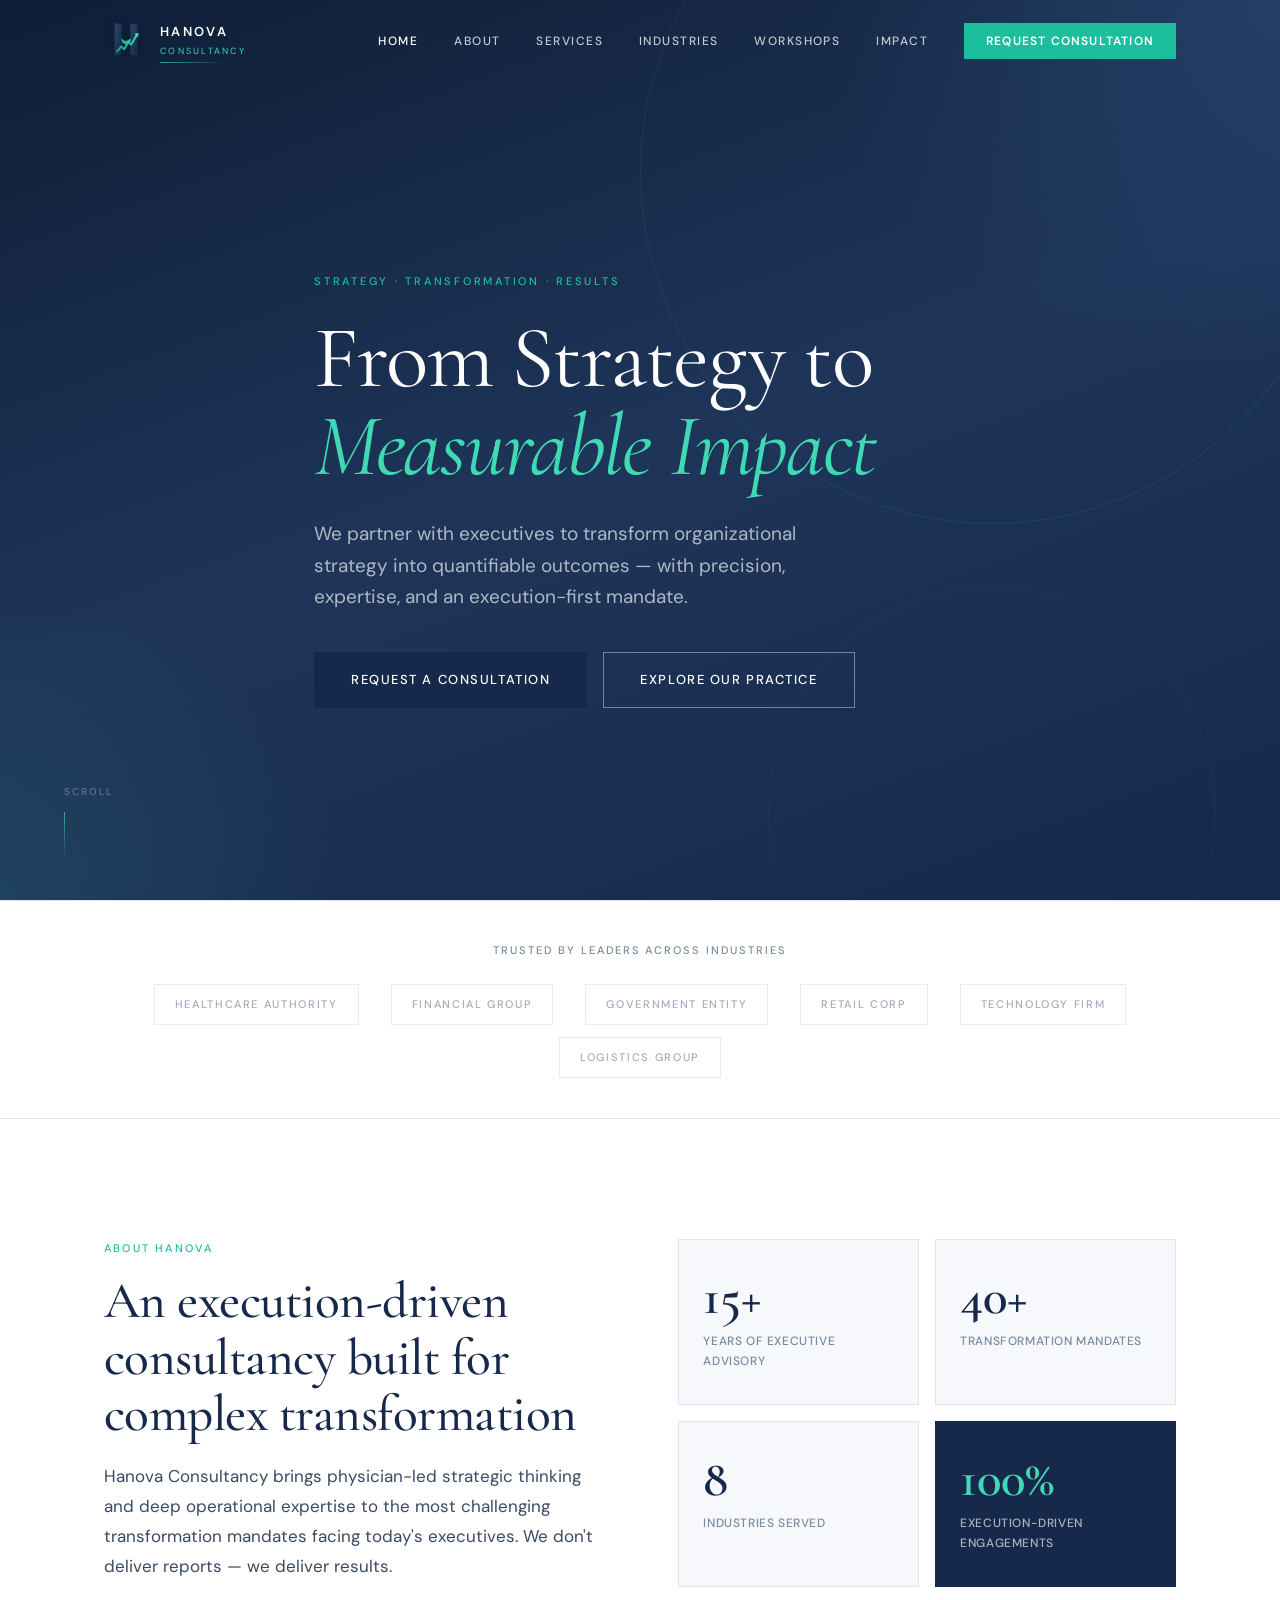
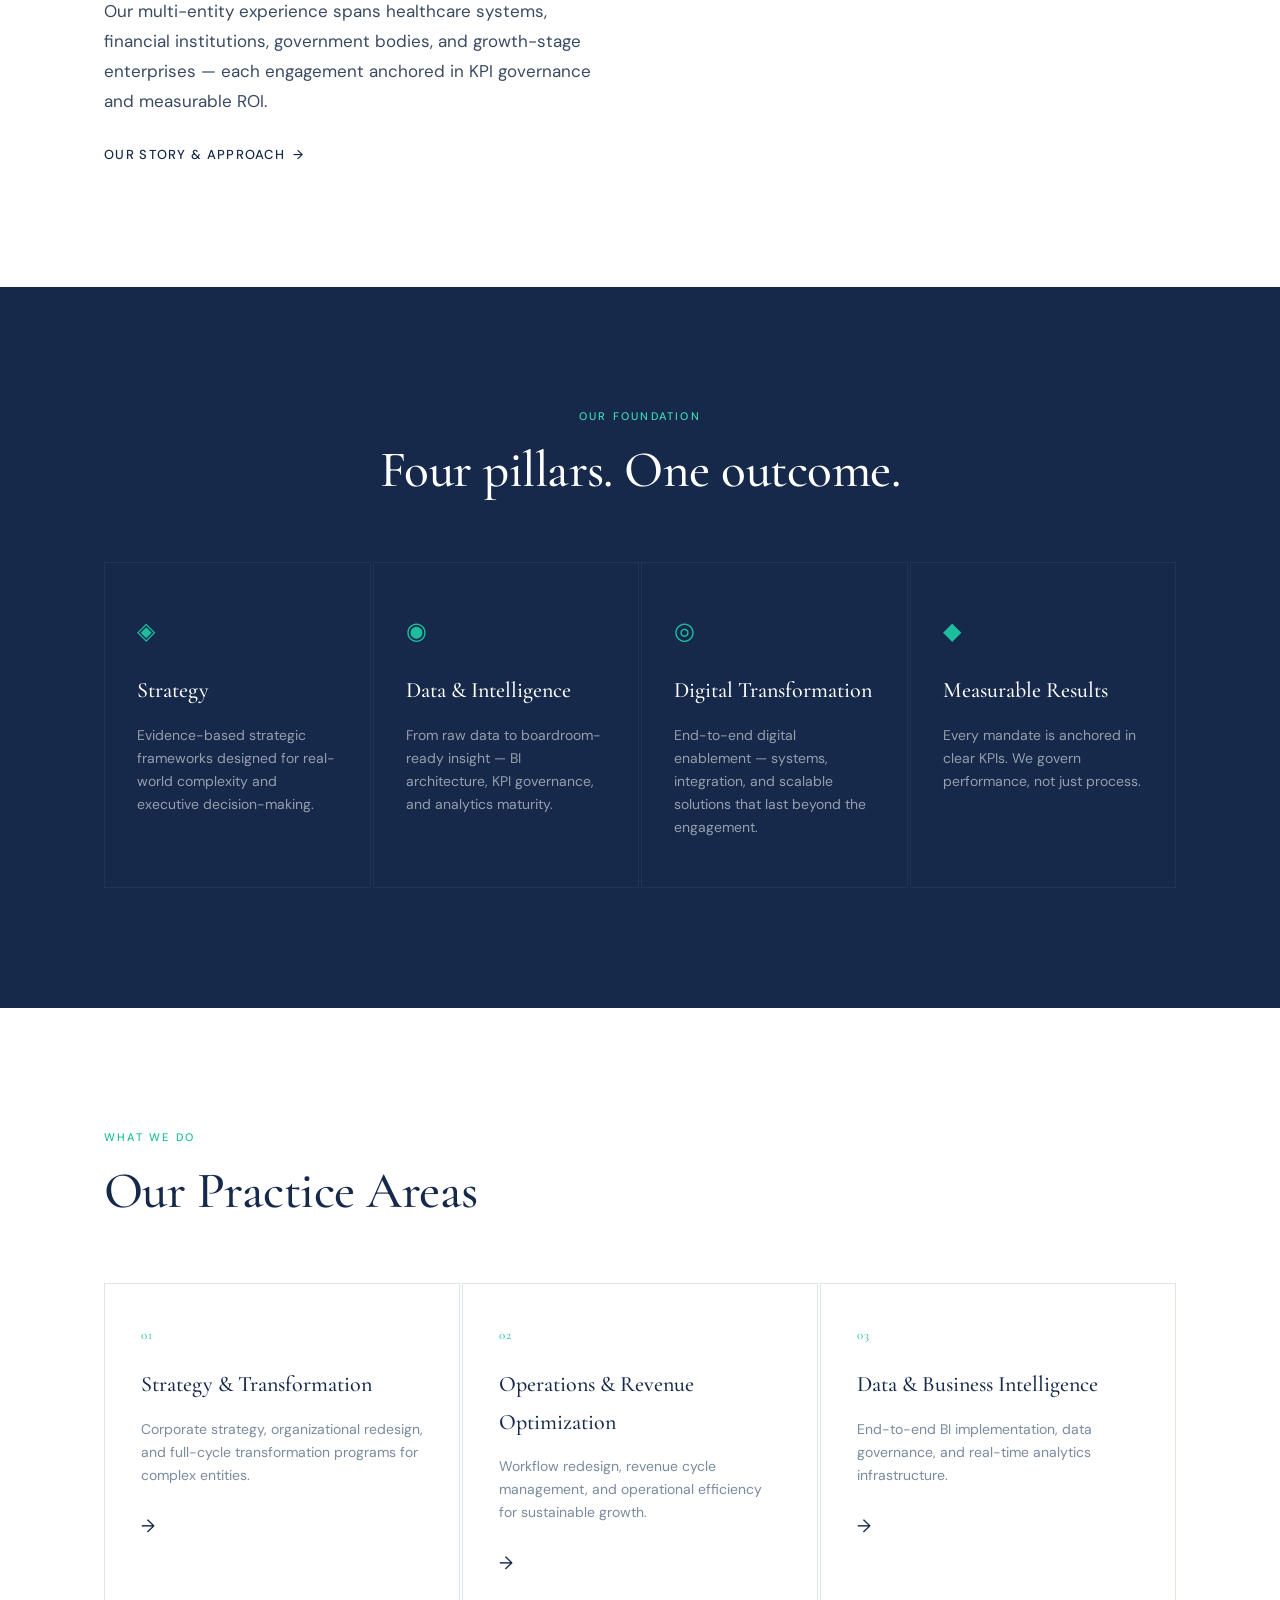
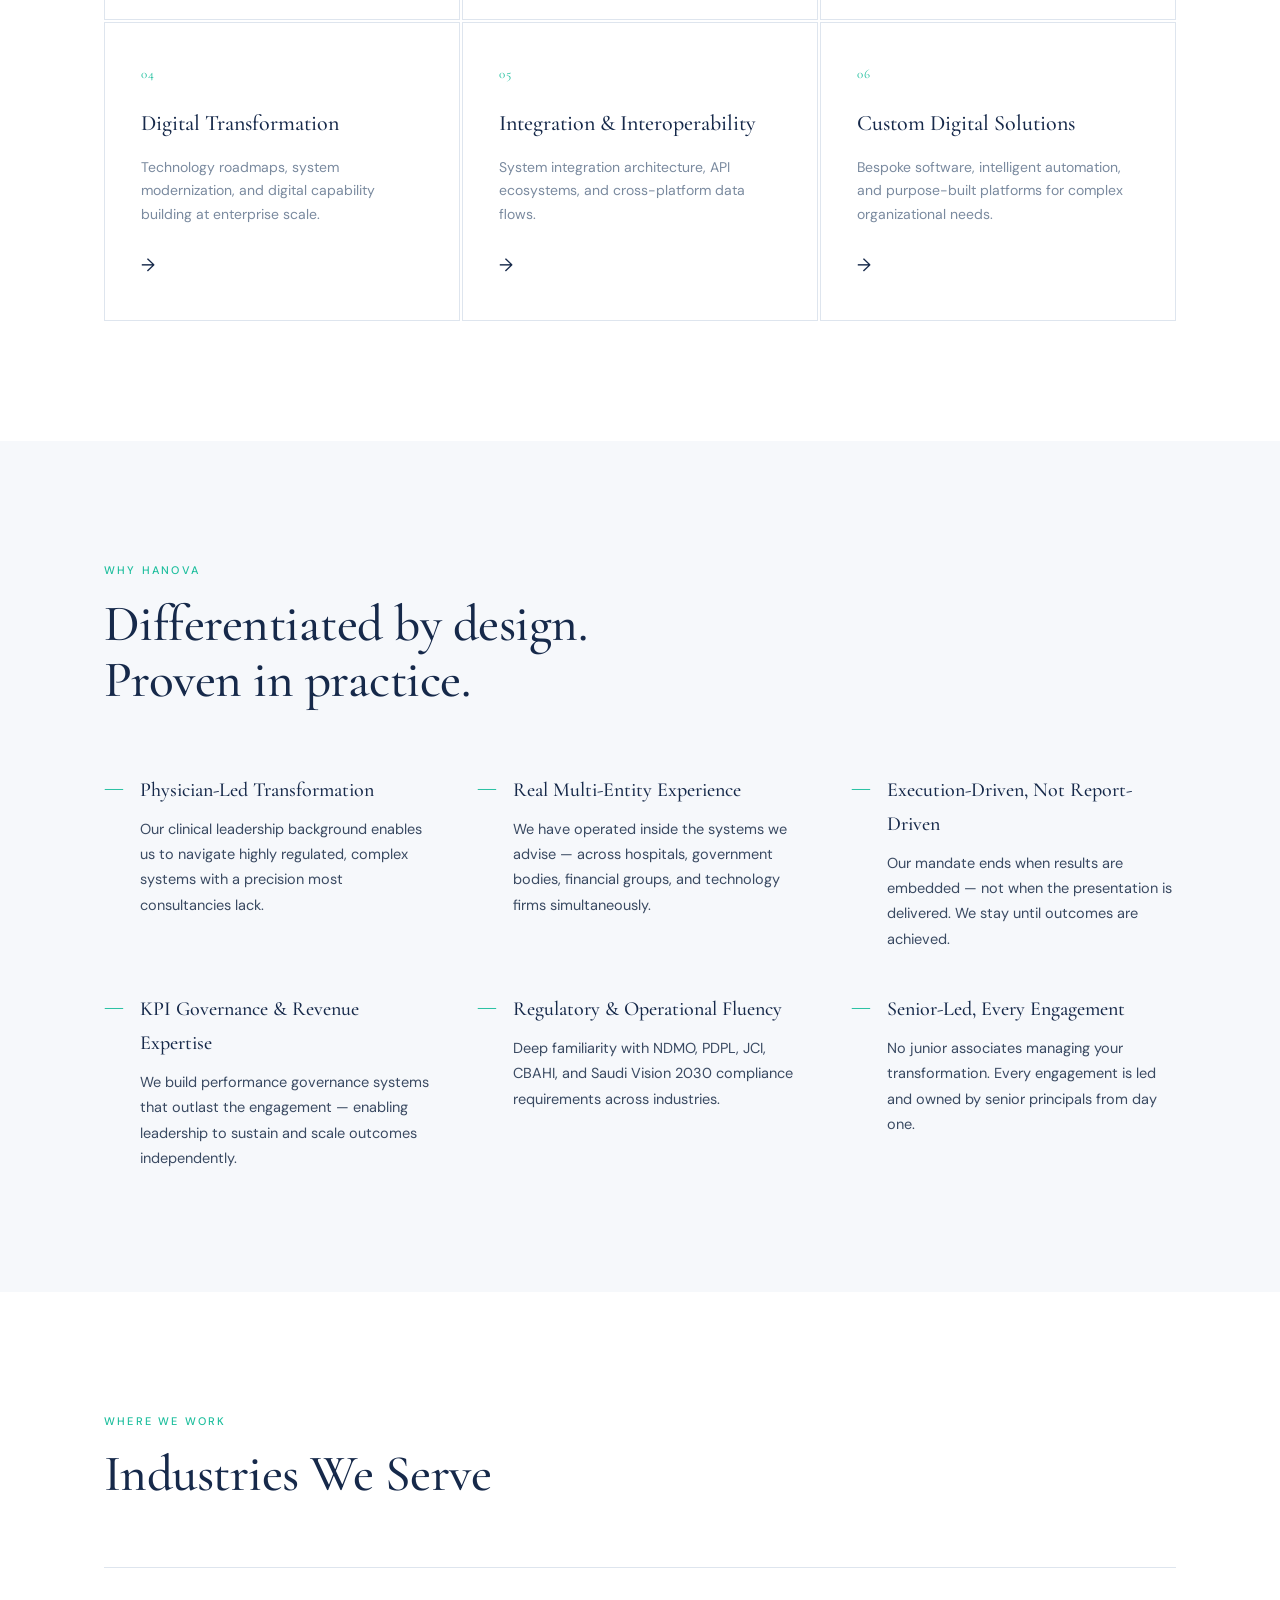
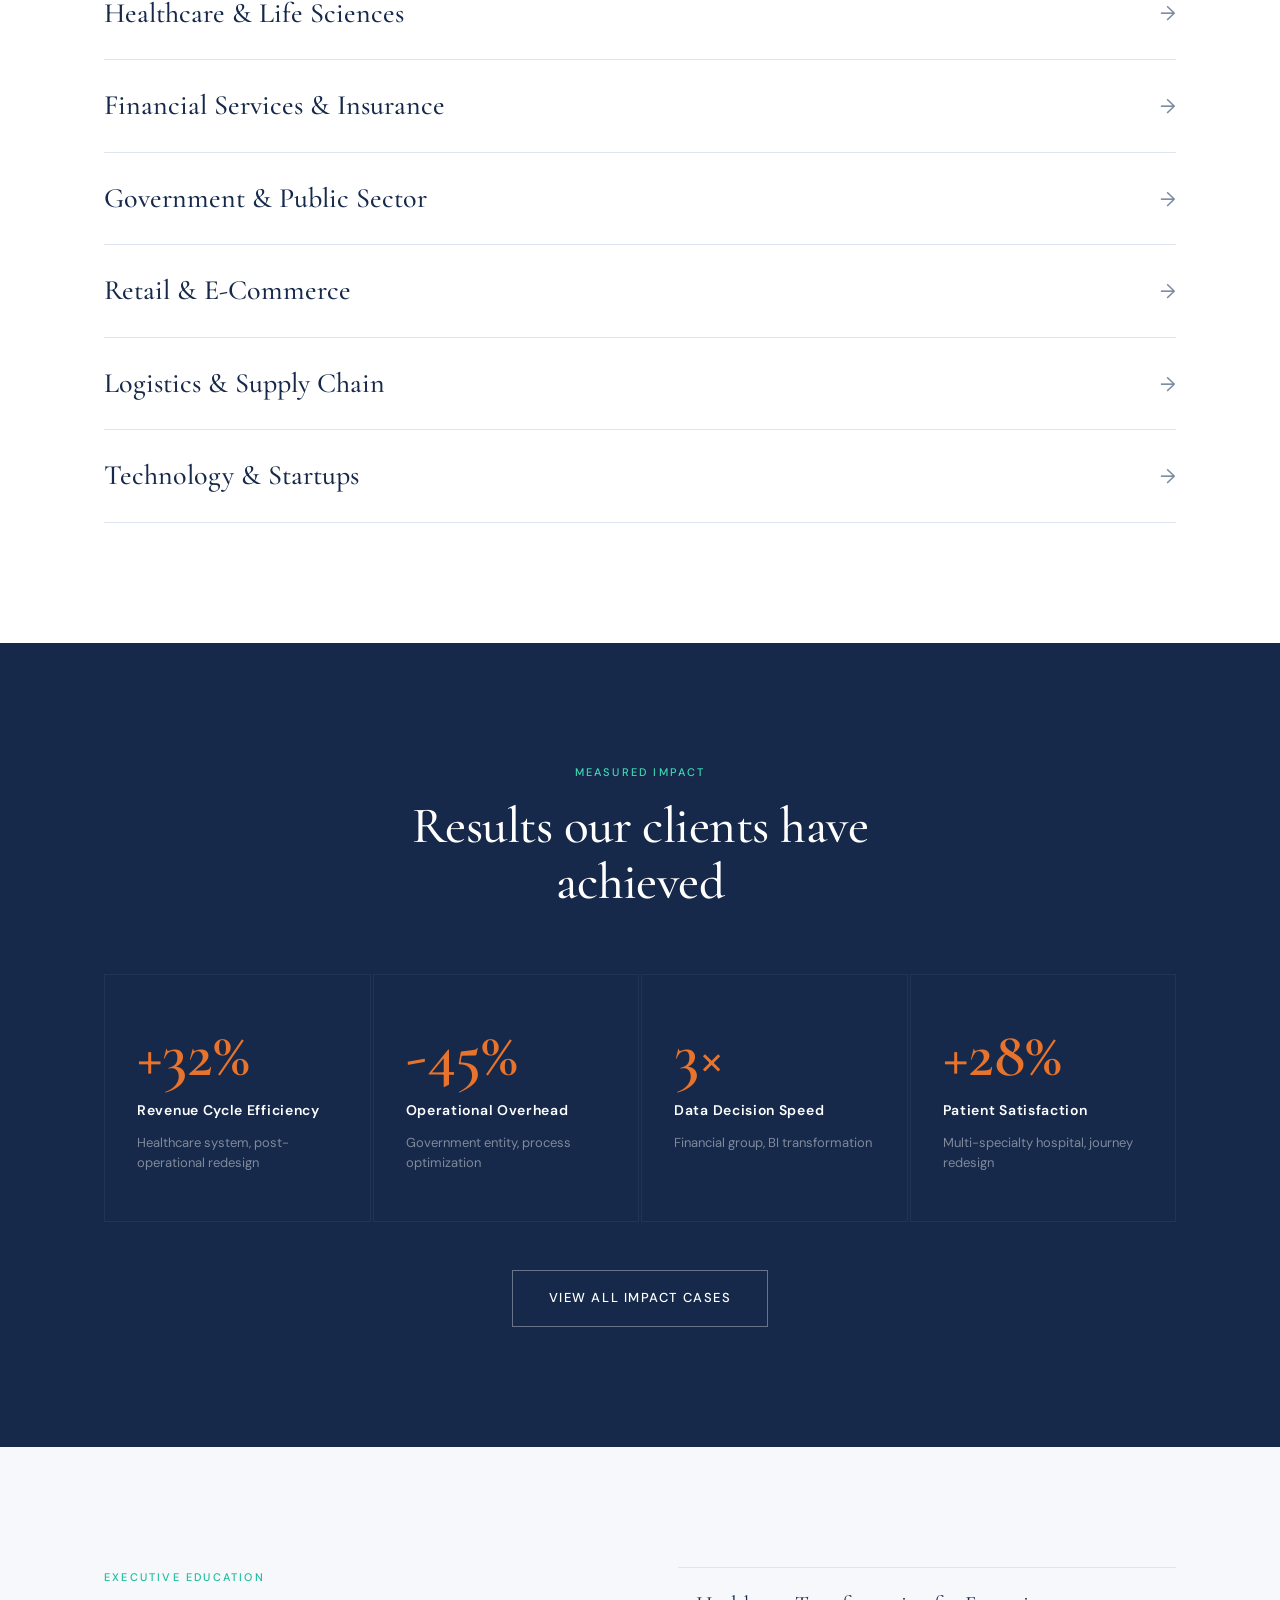
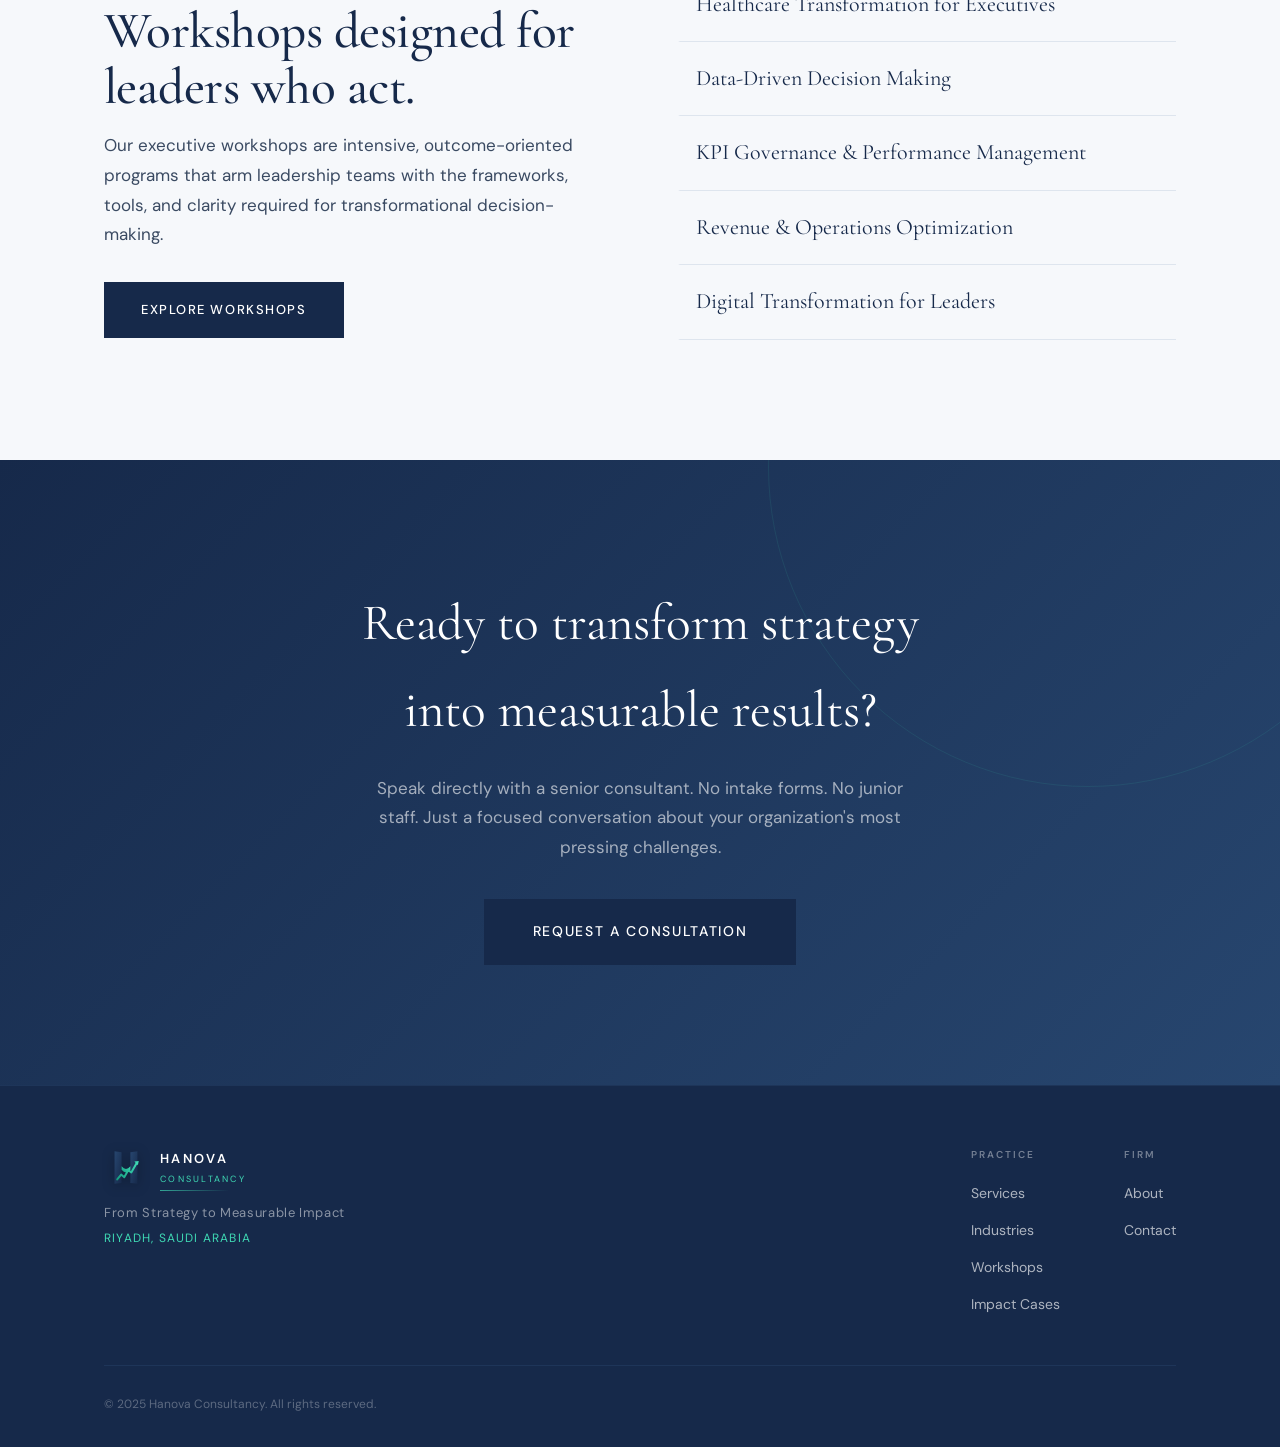
<file: site/index.html>
<!DOCTYPE html>
<html lang="en">
<head>
  <meta charset="UTF-8" />
  <meta name="viewport" content="width=device-width, initial-scale=1.0" />
  <meta name="description" content="Hanova Consultancy — From Strategy to Measurable Impact. Premium consulting services for executives across healthcare, financial services, and government sectors." />
  <title>Hanova Consultancy — From Strategy to Measurable Impact</title>
  <link rel="stylesheet" href="style.css" />
  <link rel="icon" type="image/svg+xml" href="assets/logo-mark.svg" />
  <link rel="preconnect" href="https://fonts.googleapis.com" />
  <link href="https://fonts.googleapis.com/css2?family=Cormorant+Garamond:wght@300;400;500;600;700&family=DM+Sans:wght@300;400;500;600&display=swap" rel="stylesheet" />
</head>
<body>

  <!-- ===== NAVIGATION ===== -->
  <nav class="nav" id="nav">
    <div class="nav-inner container">
      <a href="index.html" class="logo">
        <span class="logo-mark">H</span>
        <span class="logo-text">HANOVA <span class="logo-sub">CONSULTANCY</span></span>
      </a>
      <button class="nav-toggle" aria-label="Toggle menu" onclick="toggleMenu()">
        <span></span><span></span><span></span>
      </button>
      <ul class="nav-links" id="navLinks">
        <li><a href="index.html" class="active">Home</a></li>
        <li><a href="about.html">About</a></li>
        <li><a href="services.html">Services</a></li>
        <li><a href="industries.html">Industries</a></li>
        <li><a href="workshops.html">Workshops</a></li>
        <li><a href="impact.html">Impact</a></li>
        <li><a href="contact.html" class="nav-cta">Request Consultation</a></li>
      </ul>
    </div>
  </nav>

  <!-- ===== HERO ===== -->
  <section class="hero">
    <div class="hero-bg"></div>
    <div class="container hero-content">
      <div class="hero-eyebrow fade-up">Strategy · Transformation · Results</div>
      <h1 class="hero-headline fade-up">From Strategy to<br/><em>Measurable Impact</em></h1>
      <p class="hero-sub fade-up">We partner with executives to transform organizational strategy into quantifiable outcomes — with precision, expertise, and an execution-first mandate.</p>
      <div class="hero-actions fade-up">
        <a href="contact.html" class="btn btn-primary">Request a Consultation</a>
        <a href="services.html" class="btn btn-ghost">Explore Our Practice</a>
      </div>
    </div>
    <div class="hero-scroll-hint">
      <span>Scroll</span>
      <div class="scroll-line"></div>
    </div>
  </section>

  <!-- ===== CREDIBILITY STRIP ===== -->
  <section class="credibility">
    <div class="container">
      <p class="credibility-label">Trusted by leaders across industries</p>
      <div class="logo-strip">
        <div class="logo-placeholder">Healthcare Authority</div>
        <div class="logo-placeholder">Financial Group</div>
        <div class="logo-placeholder">Government Entity</div>
        <div class="logo-placeholder">Retail Corp</div>
        <div class="logo-placeholder">Technology Firm</div>
        <div class="logo-placeholder">Logistics Group</div>
      </div>
    </div>
  </section>

  <!-- ===== ABOUT PREVIEW ===== -->
  <section class="about-preview section-padding">
    <div class="container grid-2">
      <div class="about-text fade-up">
        <div class="section-eyebrow">About Hanova</div>
        <h2 class="section-headline">An execution-driven consultancy built for complex transformation</h2>
        <p>Hanova Consultancy brings physician-led strategic thinking and deep operational expertise to the most challenging transformation mandates facing today's executives. We don't deliver reports — we deliver results.</p>
        <p>Our multi-entity experience spans healthcare systems, financial institutions, government bodies, and growth-stage enterprises — each engagement anchored in KPI governance and measurable ROI.</p>
        <a href="about.html" class="link-arrow">Our Story & Approach</a>
      </div>
      <div class="about-visual fade-up">
        <div class="stat-stack">
          <div class="stat-card">
            <div class="stat-num">15+</div>
            <div class="stat-label">Years of Executive Advisory</div>
          </div>
          <div class="stat-card">
            <div class="stat-num">40+</div>
            <div class="stat-label">Transformation Mandates</div>
          </div>
          <div class="stat-card">
            <div class="stat-num">8</div>
            <div class="stat-label">Industries Served</div>
          </div>
          <div class="stat-card accent">
            <div class="stat-num">100%</div>
            <div class="stat-label">Execution-Driven Engagements</div>
          </div>
        </div>
      </div>
    </div>
  </section>

  <!-- ===== CORE PILLARS ===== -->
  <section class="pillars section-padding bg-dark">
    <div class="container">
      <div class="section-header centered fade-up">
        <div class="section-eyebrow light">Our Foundation</div>
        <h2 class="section-headline light">Four pillars. One outcome.</h2>
      </div>
      <div class="pillars-grid">
        <div class="pillar-card fade-up">
          <div class="pillar-icon">◈</div>
          <h3>Strategy</h3>
          <p>Evidence-based strategic frameworks designed for real-world complexity and executive decision-making.</p>
        </div>
        <div class="pillar-card fade-up">
          <div class="pillar-icon">◉</div>
          <h3>Data & Intelligence</h3>
          <p>From raw data to boardroom-ready insight — BI architecture, KPI governance, and analytics maturity.</p>
        </div>
        <div class="pillar-card fade-up">
          <div class="pillar-icon">◎</div>
          <h3>Digital Transformation</h3>
          <p>End-to-end digital enablement — systems, integration, and scalable solutions that last beyond the engagement.</p>
        </div>
        <div class="pillar-card fade-up">
          <div class="pillar-icon">◆</div>
          <h3>Measurable Results</h3>
          <p>Every mandate is anchored in clear KPIs. We govern performance, not just process.</p>
        </div>
      </div>
    </div>
  </section>

  <!-- ===== SERVICES OVERVIEW ===== -->
  <section class="services-overview section-padding">
    <div class="container">
      <div class="section-header fade-up">
        <div class="section-eyebrow">What We Do</div>
        <h2 class="section-headline">Our Practice Areas</h2>
      </div>
      <div class="services-grid">
        <a href="services.html#strategy" class="service-card fade-up">
          <div class="service-num">01</div>
          <h3>Strategy &amp; Transformation</h3>
          <p>Corporate strategy, organizational redesign, and full-cycle transformation programs for complex entities.</p>
          <span class="card-arrow">→</span>
        </a>
        <a href="services.html#operations" class="service-card fade-up">
          <div class="service-num">02</div>
          <h3>Operations &amp; Revenue Optimization</h3>
          <p>Workflow redesign, revenue cycle management, and operational efficiency for sustainable growth.</p>
          <span class="card-arrow">→</span>
        </a>
        <a href="services.html#data" class="service-card fade-up">
          <div class="service-num">03</div>
          <h3>Data &amp; Business Intelligence</h3>
          <p>End-to-end BI implementation, data governance, and real-time analytics infrastructure.</p>
          <span class="card-arrow">→</span>
        </a>
        <a href="services.html#digital" class="service-card fade-up">
          <div class="service-num">04</div>
          <h3>Digital Transformation</h3>
          <p>Technology roadmaps, system modernization, and digital capability building at enterprise scale.</p>
          <span class="card-arrow">→</span>
        </a>
        <a href="services.html#integration" class="service-card fade-up">
          <div class="service-num">05</div>
          <h3>Integration &amp; Interoperability</h3>
          <p>System integration architecture, API ecosystems, and cross-platform data flows.</p>
          <span class="card-arrow">→</span>
        </a>
        <a href="services.html#custom" class="service-card fade-up">
          <div class="service-num">06</div>
          <h3>Custom Digital Solutions</h3>
          <p>Bespoke software, intelligent automation, and purpose-built platforms for complex organizational needs.</p>
          <span class="card-arrow">→</span>
        </a>
      </div>
    </div>
  </section>

  <!-- ===== WHY HANOVA ===== -->
  <section class="why-hanova section-padding bg-light">
    <div class="container">
      <div class="section-header fade-up">
        <div class="section-eyebrow">Why Hanova</div>
        <h2 class="section-headline">Differentiated by design.<br/>Proven in practice.</h2>
      </div>
      <div class="why-grid">
        <div class="why-item fade-up">
          <div class="why-marker">—</div>
          <div>
            <h4>Physician-Led Transformation</h4>
            <p>Our clinical leadership background enables us to navigate highly regulated, complex systems with a precision most consultancies lack.</p>
          </div>
        </div>
        <div class="why-item fade-up">
          <div class="why-marker">—</div>
          <div>
            <h4>Real Multi-Entity Experience</h4>
            <p>We have operated inside the systems we advise — across hospitals, government bodies, financial groups, and technology firms simultaneously.</p>
          </div>
        </div>
        <div class="why-item fade-up">
          <div class="why-marker">—</div>
          <div>
            <h4>Execution-Driven, Not Report-Driven</h4>
            <p>Our mandate ends when results are embedded — not when the presentation is delivered. We stay until outcomes are achieved.</p>
          </div>
        </div>
        <div class="why-item fade-up">
          <div class="why-marker">—</div>
          <div>
            <h4>KPI Governance &amp; Revenue Expertise</h4>
            <p>We build performance governance systems that outlast the engagement — enabling leadership to sustain and scale outcomes independently.</p>
          </div>
        </div>
        <div class="why-item fade-up">
          <div class="why-marker">—</div>
          <div>
            <h4>Regulatory &amp; Operational Fluency</h4>
            <p>Deep familiarity with NDMO, PDPL, JCI, CBAHI, and Saudi Vision 2030 compliance requirements across industries.</p>
          </div>
        </div>
        <div class="why-item fade-up">
          <div class="why-marker">—</div>
          <div>
            <h4>Senior-Led, Every Engagement</h4>
            <p>No junior associates managing your transformation. Every engagement is led and owned by senior principals from day one.</p>
          </div>
        </div>
      </div>
    </div>
  </section>

  <!-- ===== INDUSTRIES ===== -->
  <section class="industries section-padding">
    <div class="container">
      <div class="section-header fade-up">
        <div class="section-eyebrow">Where We Work</div>
        <h2 class="section-headline">Industries We Serve</h2>
      </div>
      <div class="industry-list">
        <a href="industries.html#healthcare" class="industry-item fade-up">
          <span class="industry-name">Healthcare &amp; Life Sciences</span>
          <span class="industry-arrow">→</span>
        </a>
        <a href="industries.html#finance" class="industry-item fade-up">
          <span class="industry-name">Financial Services &amp; Insurance</span>
          <span class="industry-arrow">→</span>
        </a>
        <a href="industries.html#government" class="industry-item fade-up">
          <span class="industry-name">Government &amp; Public Sector</span>
          <span class="industry-arrow">→</span>
        </a>
        <a href="industries.html#retail" class="industry-item fade-up">
          <span class="industry-name">Retail &amp; E-Commerce</span>
          <span class="industry-arrow">→</span>
        </a>
        <a href="industries.html#logistics" class="industry-item fade-up">
          <span class="industry-name">Logistics &amp; Supply Chain</span>
          <span class="industry-arrow">→</span>
        </a>
        <a href="industries.html#technology" class="industry-item fade-up">
          <span class="industry-name">Technology &amp; Startups</span>
          <span class="industry-arrow">→</span>
        </a>
      </div>
    </div>
  </section>

  <!-- ===== IMPACT PREVIEW ===== -->
  <section class="impact-preview section-padding bg-dark">
    <div class="container">
      <div class="section-header centered fade-up">
        <div class="section-eyebrow light">Measured Impact</div>
        <h2 class="section-headline light">Results our clients have achieved</h2>
      </div>
      <div class="impact-grid">
        <div class="impact-card fade-up">
          <div class="impact-metric">+32%</div>
          <div class="impact-area">Revenue Cycle Efficiency</div>
          <div class="impact-desc">Healthcare system, post-operational redesign</div>
        </div>
        <div class="impact-card fade-up">
          <div class="impact-metric">-45%</div>
          <div class="impact-area">Operational Overhead</div>
          <div class="impact-desc">Government entity, process optimization</div>
        </div>
        <div class="impact-card fade-up">
          <div class="impact-metric">3×</div>
          <div class="impact-area">Data Decision Speed</div>
          <div class="impact-desc">Financial group, BI transformation</div>
        </div>
        <div class="impact-card fade-up">
          <div class="impact-metric">+28%</div>
          <div class="impact-area">Patient Satisfaction</div>
          <div class="impact-desc">Multi-specialty hospital, journey redesign</div>
        </div>
      </div>
      <div class="centered mt-lg fade-up">
        <a href="impact.html" class="btn btn-outline-light">View All Impact Cases</a>
      </div>
    </div>
  </section>

  <!-- ===== WORKSHOPS TEASER ===== -->
  <section class="workshops-teaser section-padding bg-light">
    <div class="container grid-2 align-center">
      <div class="fade-up">
        <div class="section-eyebrow">Executive Education</div>
        <h2 class="section-headline">Workshops designed for leaders who act.</h2>
        <p>Our executive workshops are intensive, outcome-oriented programs that arm leadership teams with the frameworks, tools, and clarity required for transformational decision-making.</p>
        <a href="workshops.html" class="btn btn-primary mt-md">Explore Workshops</a>
      </div>
      <div class="workshops-list fade-up">
        <div class="workshop-teaser-item">Healthcare Transformation for Executives</div>
        <div class="workshop-teaser-item">Data-Driven Decision Making</div>
        <div class="workshop-teaser-item">KPI Governance &amp; Performance Management</div>
        <div class="workshop-teaser-item">Revenue &amp; Operations Optimization</div>
        <div class="workshop-teaser-item">Digital Transformation for Leaders</div>
      </div>
    </div>
  </section>

  <!-- ===== CTA BANNER ===== -->
  <section class="cta-banner">
    <div class="container centered fade-up">
      <h2>Ready to transform strategy into measurable results?</h2>
      <p>Speak directly with a senior consultant. No intake forms. No junior staff. Just a focused conversation about your organization's most pressing challenges.</p>
      <a href="contact.html" class="btn btn-primary btn-lg">Request a Consultation</a>
    </div>
  </section>

  <!-- ===== FOOTER ===== -->
  <footer class="footer">
    <div class="container">
      <div class="footer-top">
        <div class="footer-brand">
          <a href="index.html" class="logo">
            <span class="logo-mark">H</span>
            <span class="logo-text">HANOVA <span class="logo-sub">CONSULTANCY</span></span>
          </a>
          <p class="footer-tagline">From Strategy to Measurable Impact</p>
          <p class="footer-location">Riyadh, Saudi Arabia</p>
        </div>
        <div class="footer-nav">
          <div class="footer-col">
            <h5>Practice</h5>
            <ul>
              <li><a href="services.html">Services</a></li>
              <li><a href="industries.html">Industries</a></li>
              <li><a href="workshops.html">Workshops</a></li>
              <li><a href="impact.html">Impact Cases</a></li>
            </ul>
          </div>
          <div class="footer-col">
            <h5>Firm</h5>
            <ul>
              <li><a href="about.html">About</a></li>
              <li><a href="contact.html">Contact</a></li>
            </ul>
          </div>
        </div>
      </div>
      <div class="footer-bottom">
        <p>© 2025 Hanova Consultancy. All rights reserved.</p>
      </div>
    </div>
  </footer>

  <script src="main.js"></script>
</body>
</html>
</file>
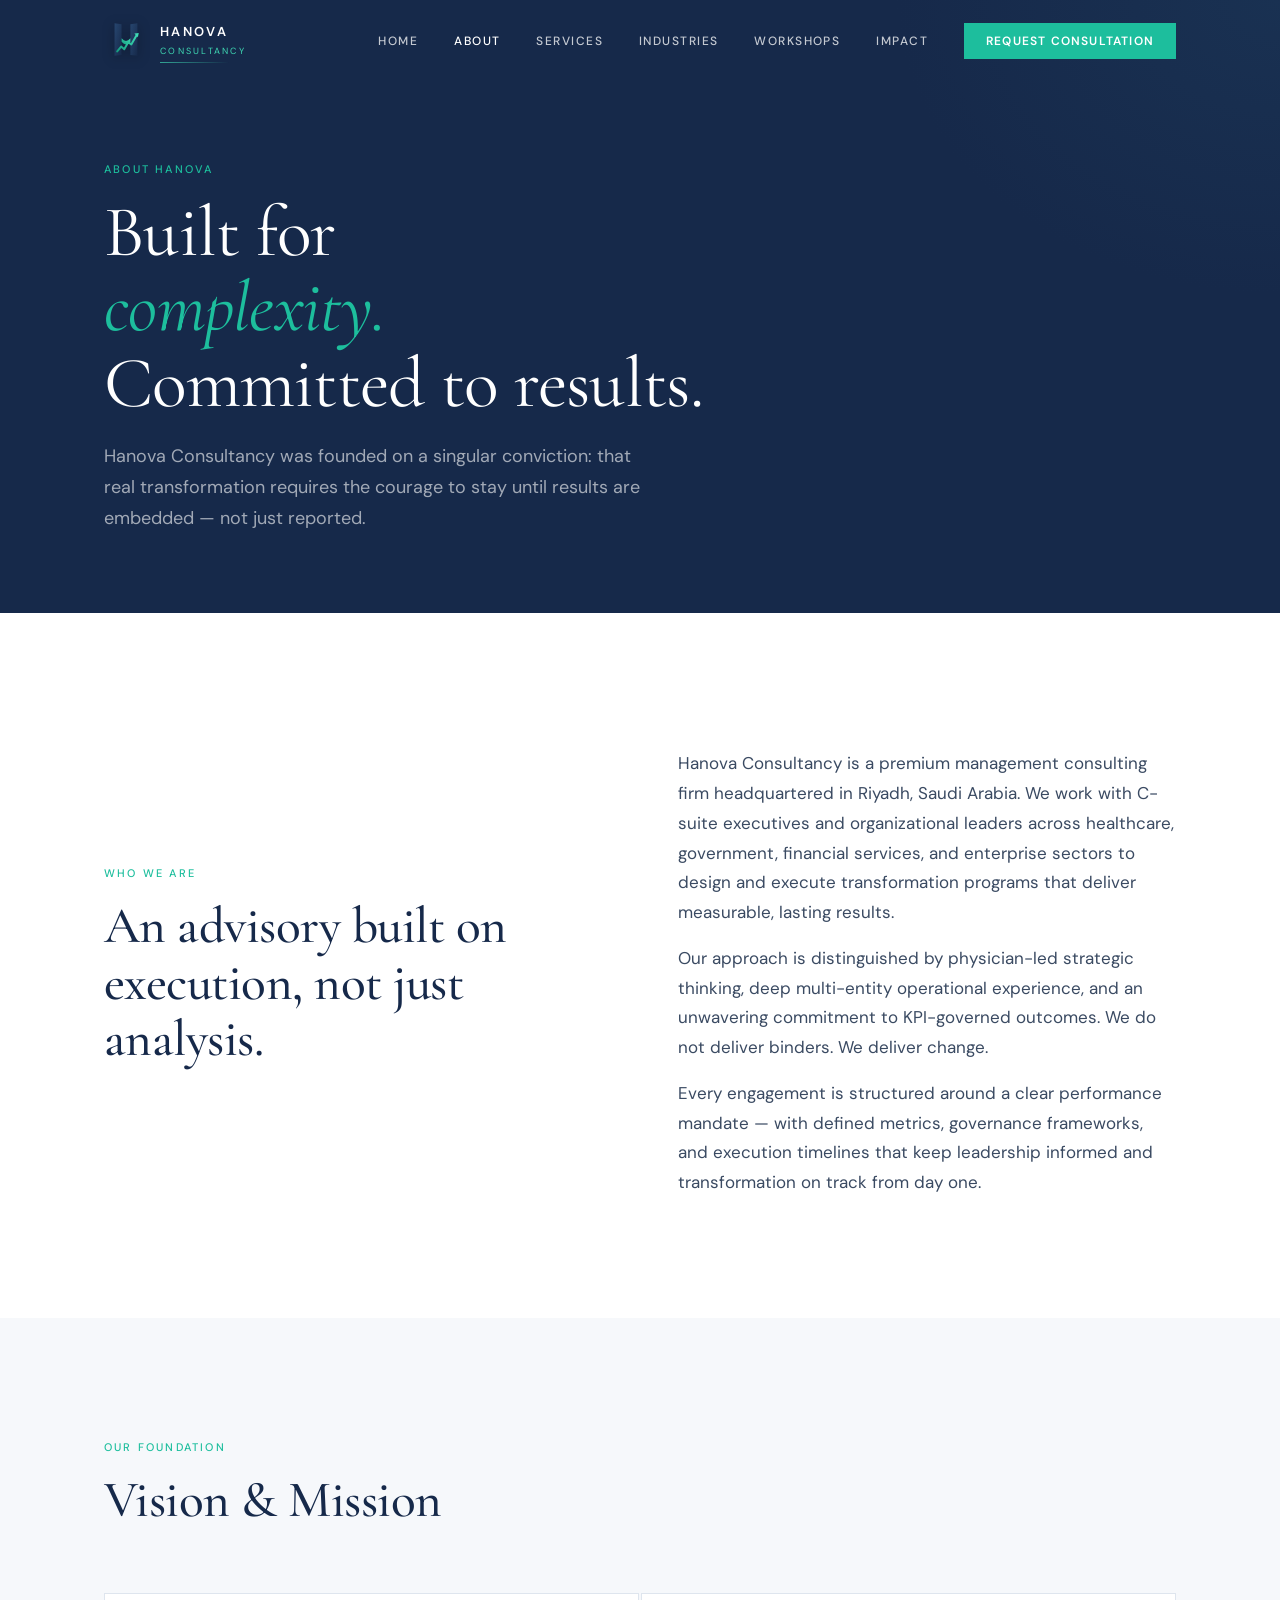
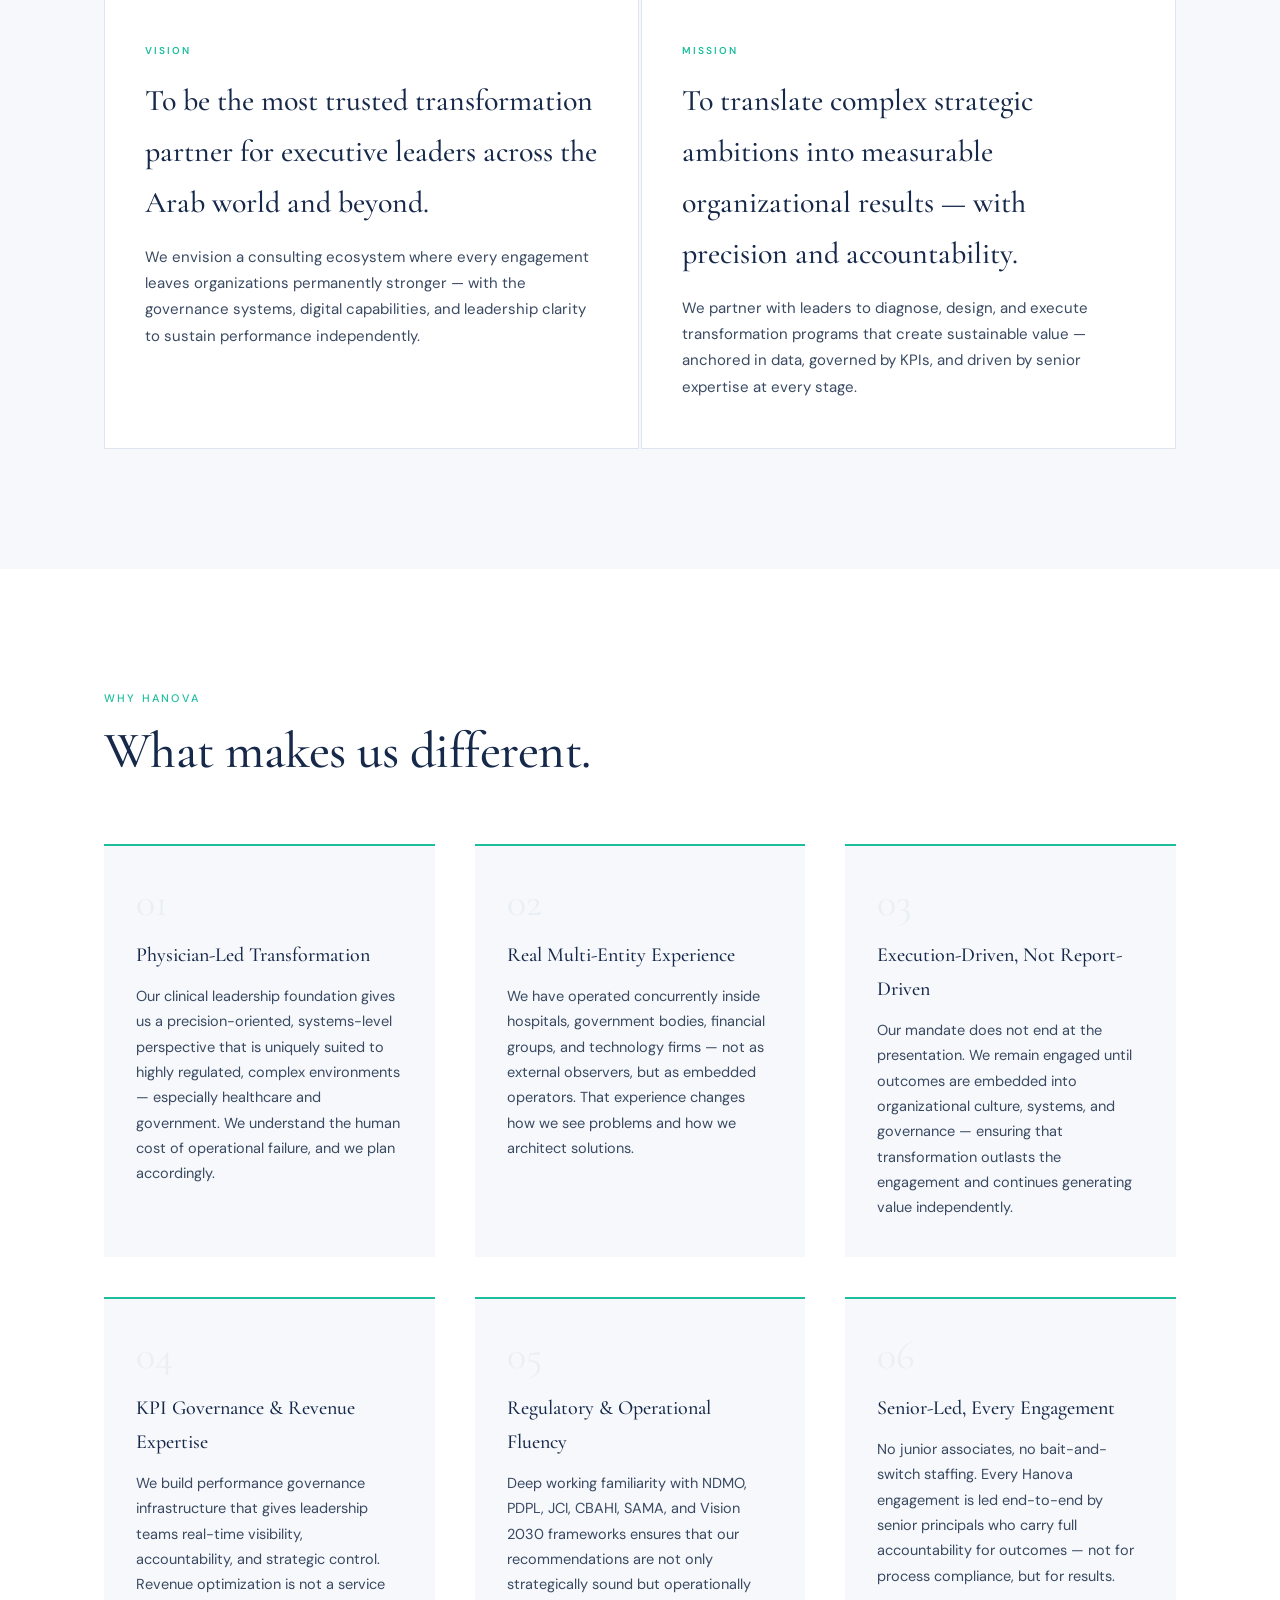
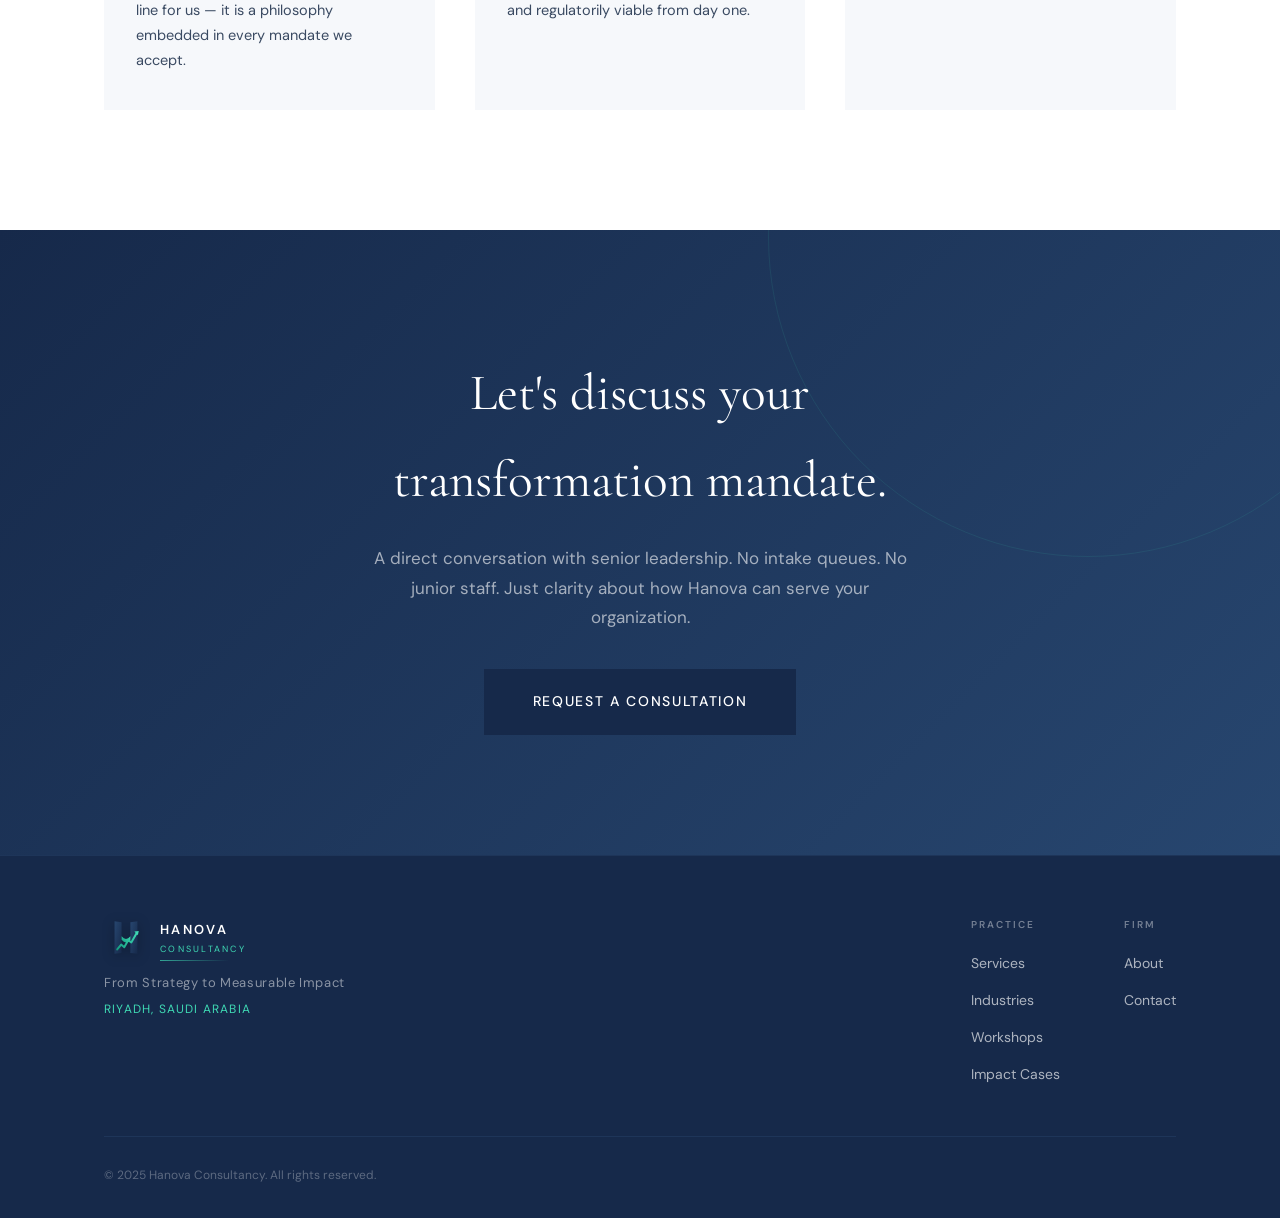
<file: site/about.html>
<!DOCTYPE html>
<html lang="en">
<head>
  <meta charset="UTF-8" />
  <meta name="viewport" content="width=device-width, initial-scale=1.0" />
  <meta name="description" content="About Hanova Consultancy — Physician-led, execution-driven transformation advisory for executives." />
  <title>About — Hanova Consultancy </title>
  <link rel="stylesheet" href="style.css" />
  <link rel="icon" type="image/svg+xml" href="assets/logo-mark.svg" />
  <link rel="preconnect" href="https://fonts.googleapis.com" />
  <link href="https://fonts.googleapis.com/css2?family=Cormorant+Garamond:wght@300;400;500;600;700&family=DM+Sans:wght@300;400;500;600&display=swap" rel="stylesheet" />
</head>
<body>

  <nav class="nav scrolled" id="nav">
    <div class="nav-inner container">
      <a href="index.html" class="logo">
        <span class="logo-mark">H</span>
        <span class="logo-text">HANOVA <span class="logo-sub">CONSULTANCY</span></span>
      </a>
      <button class="nav-toggle" aria-label="Toggle menu" onclick="toggleMenu()">
        <span></span><span></span><span></span>
      </button>
      <ul class="nav-links" id="navLinks">
        <li><a href="index.html">Home</a></li>
        <li><a href="about.html" class="active">About</a></li>
        <li><a href="services.html">Services</a></li>
        <li><a href="industries.html">Industries</a></li>
        <li><a href="workshops.html">Workshops</a></li>
        <li><a href="impact.html">Impact</a></li>
        <li><a href="contact.html" class="nav-cta">Request Consultation</a></li>
      </ul>
    </div>
  </nav>

  <!-- PAGE HERO -->
  <section class="page-hero">
    <div class="container">
      <span class="page-hero-eyebrow">About Hanova</span>
      <h1>Built for<br/><em style="font-style:italic; color: var(--gold);">complexity.</em><br/>Committed to results.</h1>
      <p>Hanova Consultancy was founded on a singular conviction: that real transformation requires the courage to stay until results are embedded — not just reported.</p>
    </div>
  </section>

  <!-- ABOUT INTRO -->
  <section class="about-intro section-padding">
    <div class="container grid-2">
      <div class="fade-up">
        <div class="section-eyebrow">Who We Are</div>
        <h2 class="section-headline">An advisory built on execution, not just analysis.</h2>
      </div>
      <div class="fade-up">
        <p>Hanova Consultancy is a premium management consulting firm headquartered in Riyadh, Saudi Arabia. We work with C-suite executives and organizational leaders across healthcare, government, financial services, and enterprise sectors to design and execute transformation programs that deliver measurable, lasting results.</p>
        <p>Our approach is distinguished by physician-led strategic thinking, deep multi-entity operational experience, and an unwavering commitment to KPI-governed outcomes. We do not deliver binders. We deliver change.</p>
        <p>Every engagement is structured around a clear performance mandate — with defined metrics, governance frameworks, and execution timelines that keep leadership informed and transformation on track from day one.</p>
      </div>
    </div>
  </section>

  <!-- MISSION & VISION -->
  <section class="mission-vision">
    <div class="container">
      <div class="section-header fade-up">
        <div class="section-eyebrow">Our Foundation</div>
        <h2 class="section-headline">Vision &amp; Mission</h2>
      </div>
      <div class="mv-grid">
        <div class="mv-card fade-up">
          <span class="mv-label">Vision</span>
          <h3>To be the most trusted transformation partner for executive leaders across the Arab world and beyond.</h3>
          <p>We envision a consulting ecosystem where every engagement leaves organizations permanently stronger — with the governance systems, digital capabilities, and leadership clarity to sustain performance independently.</p>
        </div>
        <div class="mv-card fade-up">
          <span class="mv-label">Mission</span>
          <h3>To translate complex strategic ambitions into measurable organizational results — with precision and accountability.</h3>
          <p>We partner with leaders to diagnose, design, and execute transformation programs that create sustainable value — anchored in data, governed by KPIs, and driven by senior expertise at every stage.</p>
        </div>
      </div>
    </div>
  </section>

  <!-- DIFFERENTIATORS -->
  <section class="differentiators section-padding">
    <div class="container">
      <div class="section-header fade-up">
        <div class="section-eyebrow">Why Hanova</div>
        <h2 class="section-headline">What makes us different.</h2>
      </div>
      <div class="diff-grid">
        <div class="diff-card fade-up">
          <div class="diff-num">01</div>
          <h4>Physician-Led Transformation</h4>
          <p>Our clinical leadership foundation gives us a precision-oriented, systems-level perspective that is uniquely suited to highly regulated, complex environments — especially healthcare and government. We understand the human cost of operational failure, and we plan accordingly.</p>
        </div>
        <div class="diff-card fade-up">
          <div class="diff-num">02</div>
          <h4>Real Multi-Entity Experience</h4>
          <p>We have operated concurrently inside hospitals, government bodies, financial groups, and technology firms — not as external observers, but as embedded operators. That experience changes how we see problems and how we architect solutions.</p>
        </div>
        <div class="diff-card fade-up">
          <div class="diff-num">03</div>
          <h4>Execution-Driven, Not Report-Driven</h4>
          <p>Our mandate does not end at the presentation. We remain engaged until outcomes are embedded into organizational culture, systems, and governance — ensuring that transformation outlasts the engagement and continues generating value independently.</p>
        </div>
        <div class="diff-card fade-up">
          <div class="diff-num">04</div>
          <h4>KPI Governance &amp; Revenue Expertise</h4>
          <p>We build performance governance infrastructure that gives leadership teams real-time visibility, accountability, and strategic control. Revenue optimization is not a service line for us — it is a philosophy embedded in every mandate we accept.</p>
        </div>
        <div class="diff-card fade-up">
          <div class="diff-num">05</div>
          <h4>Regulatory &amp; Operational Fluency</h4>
          <p>Deep working familiarity with NDMO, PDPL, JCI, CBAHI, SAMA, and Vision 2030 frameworks ensures that our recommendations are not only strategically sound but operationally and regulatorily viable from day one.</p>
        </div>
        <div class="diff-card fade-up">
          <div class="diff-num">06</div>
          <h4>Senior-Led, Every Engagement</h4>
          <p>No junior associates, no bait-and-switch staffing. Every Hanova engagement is led end-to-end by senior principals who carry full accountability for outcomes — not for process compliance, but for results.</p>
        </div>
      </div>
    </div>
  </section>

  <!-- CTA BANNER -->
  <section class="cta-banner">
    <div class="container centered fade-up">
      <h2>Let's discuss your transformation mandate.</h2>
      <p>A direct conversation with senior leadership. No intake queues. No junior staff. Just clarity about how Hanova can serve your organization.</p>
      <a href="contact.html" class="btn btn-primary btn-lg">Request a Consultation</a>
    </div>
  </section>

  <!-- FOOTER -->
  <footer class="footer">
    <div class="container">
      <div class="footer-top">
        <div class="footer-brand">
          <a href="index.html" class="logo">
            <span class="logo-mark">H</span>
            <span class="logo-text">HANOVA <span class="logo-sub">CONSULTANCY</span></span>
          </a>
          <p class="footer-tagline">From Strategy to Measurable Impact</p>
          <p class="footer-location">Riyadh, Saudi Arabia</p>
        </div>
        <div class="footer-nav">
          <div class="footer-col">
            <h5>Practice</h5>
            <ul>
              <li><a href="services.html">Services</a></li>
              <li><a href="industries.html">Industries</a></li>
              <li><a href="workshops.html">Workshops</a></li>
              <li><a href="impact.html">Impact Cases</a></li>
            </ul>
          </div>
          <div class="footer-col">
            <h5>Firm</h5>
            <ul>
              <li><a href="about.html">About</a></li>
              <li><a href="contact.html">Contact</a></li>
            </ul>
          </div>
        </div>
      </div>
      <div class="footer-bottom">
        <p>© 2025 Hanova Consultancy. All rights reserved.</p>
      </div>
    </div>
  </footer>

  <script src="main.js"></script>
</body>
</html>
</file>
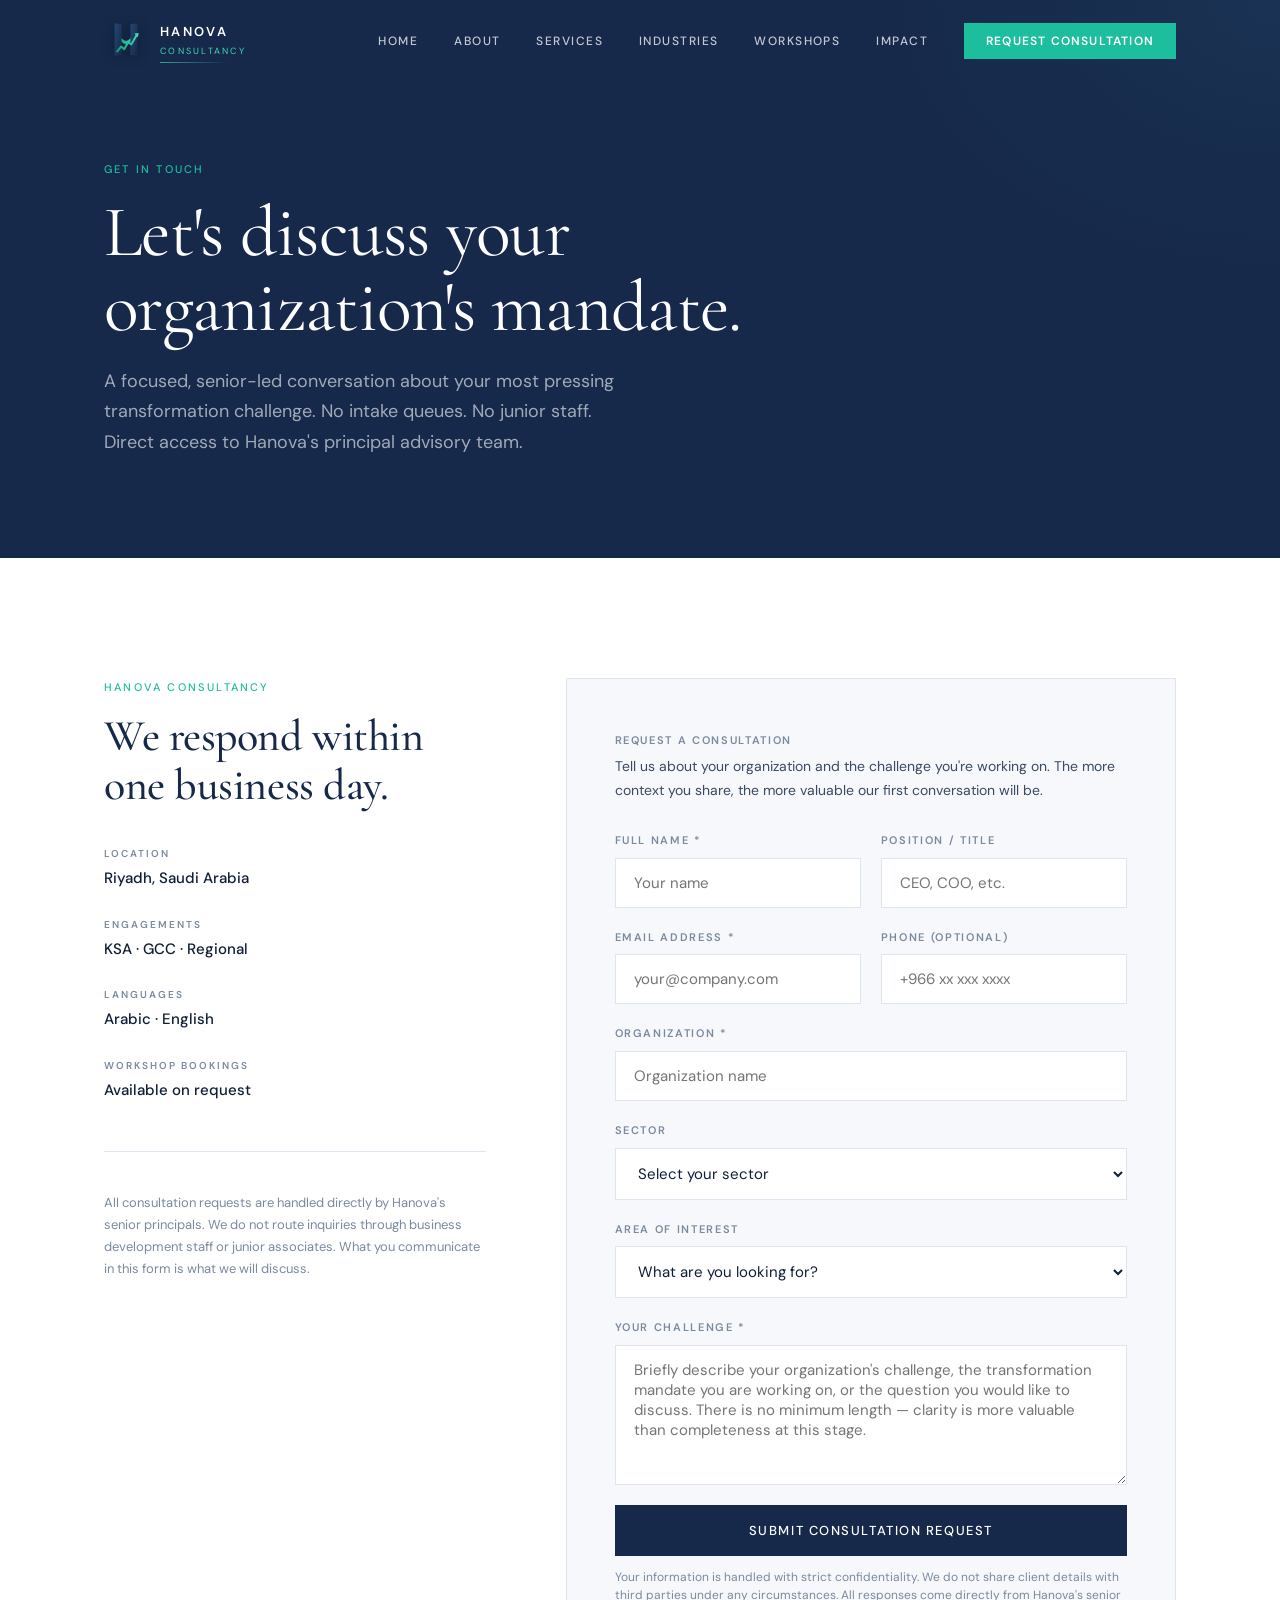
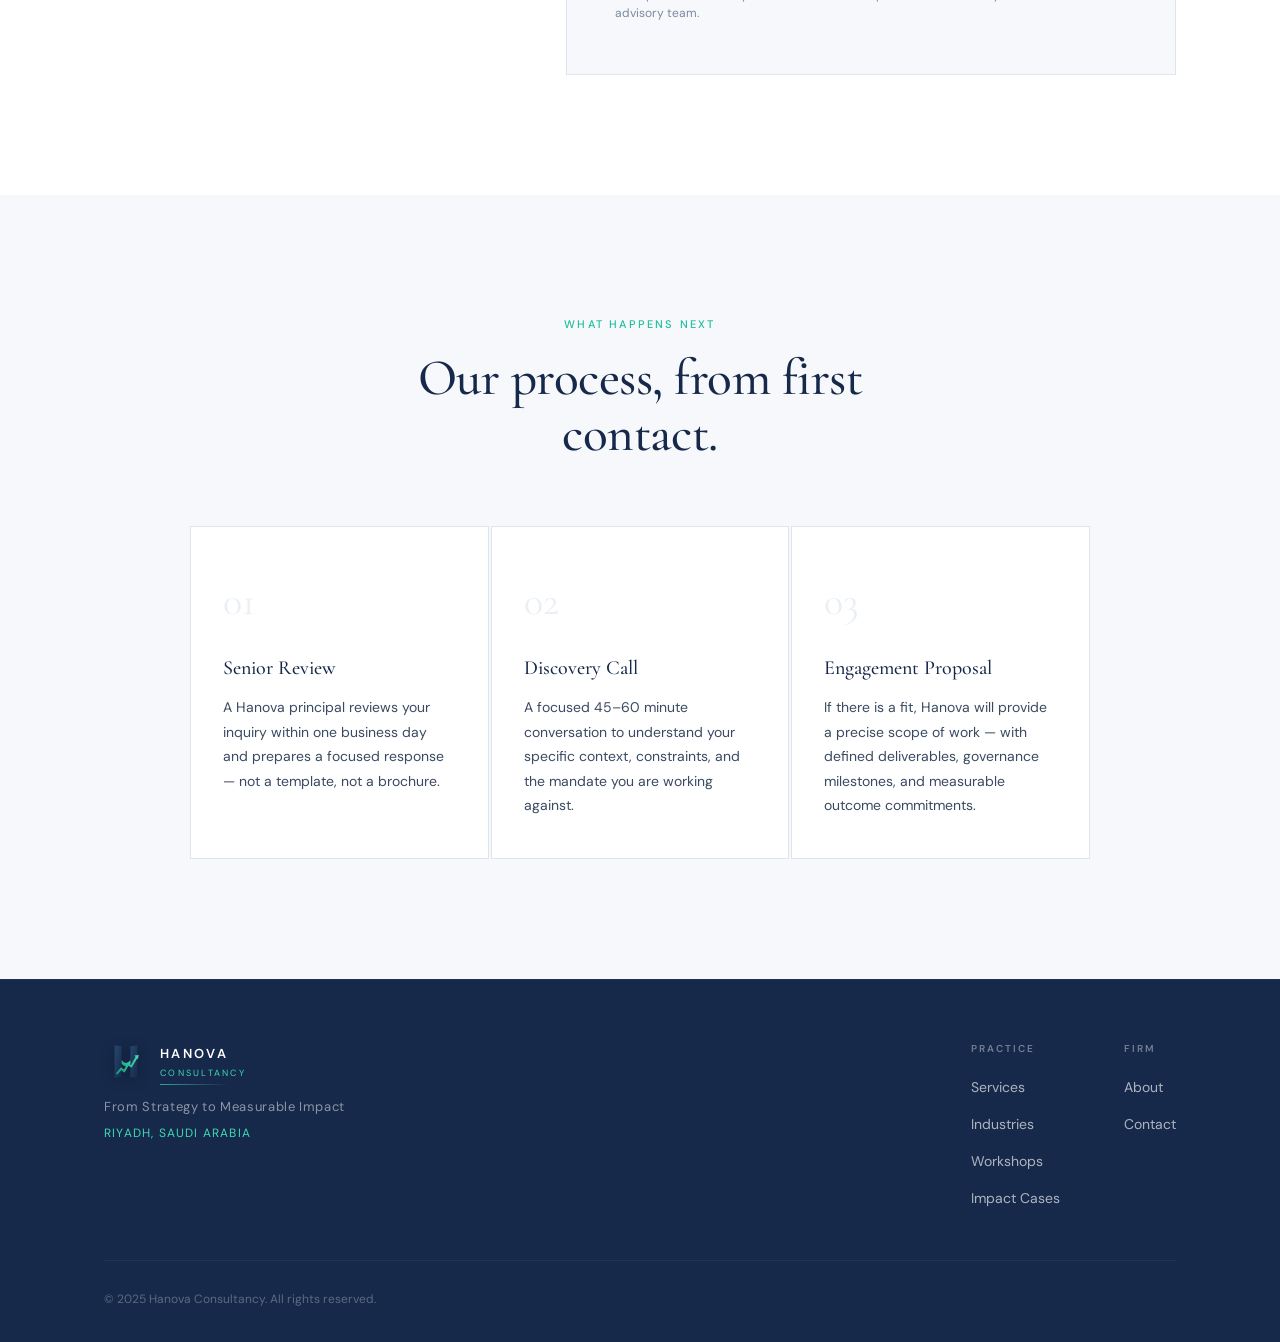
<file: site/contact.html>
<!DOCTYPE html>
<html lang="en">
<head>
  <meta charset="UTF-8" />
  <meta name="viewport" content="width=device-width, initial-scale=1.0" />
  <meta name="description" content="Contact Hanova Consultancy — Request a consultation with our senior advisory team. Riyadh, Saudi Arabia." />
  <title>Contact — Hanova Consultancy</title>
  <link rel="stylesheet" href="style.css" />
  <link rel="icon" type="image/svg+xml" href="assets/logo-mark.svg" />
  <link rel="preconnect" href="https://fonts.googleapis.com" />
  <link href="https://fonts.googleapis.com/css2?family=Cormorant+Garamond:wght@300;400;500;600;700&family=DM+Sans:wght@300;400;500;600&display=swap" rel="stylesheet" />
  <style>
    /* Contact-page specific overrides */
    .contact-page-hero {
      background: var(--navy);
      padding: 160px 0 100px;
      position: relative;
      overflow: hidden;
    }
    .contact-page-hero::before {
      content: '';
      position: absolute;
      inset: 0;
      background: radial-gradient(ellipse 50% 80% at 100% 0%, rgba(26,51,84,0.9) 0%, transparent 60%);
    }
    .contact-page-hero .container { position: relative; z-index: 2; }
  </style>
</head>
<body>

  <nav class="nav scrolled" id="nav">
    <div class="nav-inner container">
      <a href="index.html" class="logo">
        <span class="logo-mark">H</span>
        <span class="logo-text">HANOVA <span class="logo-sub">CONSULTANCY</span></span>
      </a>
      <button class="nav-toggle" aria-label="Toggle menu" onclick="toggleMenu()">
        <span></span><span></span><span></span>
      </button>
      <ul class="nav-links" id="navLinks">
        <li><a href="index.html">Home</a></li>
        <li><a href="about.html">About</a></li>
        <li><a href="services.html">Services</a></li>
        <li><a href="industries.html">Industries</a></li>
        <li><a href="workshops.html">Workshops</a></li>
        <li><a href="impact.html">Impact</a></li>
        <li><a href="contact.html" class="nav-cta active">Request Consultation</a></li>
      </ul>
    </div>
  </nav>

  <!-- HERO -->
  <section class="contact-page-hero">
    <div class="container">
      <span class="page-hero-eyebrow">Get in Touch</span>
      <h1 style="font-family: var(--ff-display); font-size: clamp(40px,6vw,72px); font-weight:400; color:var(--white); line-height:1.05; letter-spacing:-0.01em;">
        Let's discuss your<br/>organization's mandate.
      </h1>
      <p style="color:rgba(255,255,255,0.6); max-width:520px; font-size:clamp(16px,2vw,18px); margin-top:20px; line-height:1.7;">
        A focused, senior-led conversation about your most pressing transformation challenge. No intake queues. No junior staff. Direct access to Hanova's principal advisory team.
      </p>
    </div>
  </section>

  <!-- CONTACT LAYOUT -->
  <section class="contact-layout">
    <div class="container contact-grid">

      <!-- INFO COLUMN -->
      <div class="contact-info fade-up">
        <div class="section-eyebrow">Hanova Consultancy</div>
        <h2 class="section-headline">We respond within<br/>one business day.</h2>

        <div class="contact-detail">
          <div class="contact-item">
            <span class="contact-item-label">Location</span>
            <span class="contact-item-value">Riyadh, Saudi Arabia</span>
          </div>
          <div class="contact-item">
            <span class="contact-item-label">Engagements</span>
            <span class="contact-item-value">KSA · GCC · Regional</span>
          </div>
          <div class="contact-item">
            <span class="contact-item-label">Languages</span>
            <span class="contact-item-value">Arabic · English</span>
          </div>
          <div class="contact-item">
            <span class="contact-item-label">Workshop Bookings</span>
            <span class="contact-item-value">Available on request</span>
          </div>
        </div>

        <div style="margin-top:48px; padding-top:40px; border-top:1px solid var(--border);">
          <p style="font-size:13px; color:var(--text-muted); line-height:1.7; margin:0;">
            All consultation requests are handled directly by Hanova's senior principals. We do not route inquiries through business development staff or junior associates. What you communicate in this form is what we will discuss.
          </p>
        </div>
      </div>

      <!-- FORM COLUMN -->
      <div class="fade-up">
        <form class="contact-form" id="contactForm" novalidate>
          <div style="margin-bottom:28px;">
            <p style="font-size:11px; font-weight:600; letter-spacing:0.15em; text-transform:uppercase; color:var(--text-muted); margin:0 0 4px;">Request a Consultation</p>
            <p style="font-size:14px; color:var(--text-body); margin:0;">Tell us about your organization and the challenge you're working on. The more context you share, the more valuable our first conversation will be.</p>
          </div>

          <div class="form-row">
            <div class="form-group">
              <label for="name">Full Name *</label>
              <input type="text" id="name" name="name" placeholder="Your name" required autocomplete="name" />
            </div>
            <div class="form-group">
              <label for="title">Position / Title</label>
              <input type="text" id="title" name="title" placeholder="CEO, COO, etc." autocomplete="organization-title" />
            </div>
          </div>

          <div class="form-row">
            <div class="form-group">
              <label for="email">Email Address *</label>
              <input type="email" id="email" name="email" placeholder="your@company.com" required autocomplete="email" />
            </div>
            <div class="form-group">
              <label for="phone">Phone (Optional)</label>
              <input type="tel" id="phone" name="phone" placeholder="+966 xx xxx xxxx" autocomplete="tel" />
            </div>
          </div>

          <div class="form-group">
            <label for="company">Organization *</label>
            <input type="text" id="company" name="company" placeholder="Organization name" required autocomplete="organization" />
          </div>

          <div class="form-group">
            <label for="sector">Sector</label>
            <select id="sector" name="sector">
              <option value="" disabled selected>Select your sector</option>
              <option>Healthcare &amp; Life Sciences</option>
              <option>Financial Services &amp; Insurance</option>
              <option>Government &amp; Public Sector</option>
              <option>Retail &amp; E-Commerce</option>
              <option>Logistics &amp; Supply Chain</option>
              <option>Manufacturing</option>
              <option>Technology &amp; Startups</option>
              <option>Other</option>
            </select>
          </div>

          <div class="form-group">
            <label for="interest">Area of Interest</label>
            <select id="interest" name="interest">
              <option value="" disabled selected>What are you looking for?</option>
              <option>Strategy &amp; Transformation Advisory</option>
              <option>Operations &amp; Revenue Optimization</option>
              <option>Data &amp; Business Intelligence</option>
              <option>Digital Transformation</option>
              <option>Executive Workshop</option>
              <option>Integration &amp; Interoperability</option>
              <option>Custom Digital Solution</option>
              <option>General Inquiry</option>
            </select>
          </div>

          <div class="form-group">
            <label for="message">Your Challenge *</label>
            <textarea id="message" name="message" placeholder="Briefly describe your organization's challenge, the transformation mandate you are working on, or the question you would like to discuss. There is no minimum length — clarity is more valuable than completeness at this stage." required></textarea>
          </div>

          <button type="submit" class="btn btn-primary" style="width:100%; justify-content:center;">
            Submit Consultation Request
          </button>

          <p class="form-note">Your information is handled with strict confidentiality. We do not share client details with third parties under any circumstances. All responses come directly from Hanova's senior advisory team.</p>
        </form>
      </div>

    </div>
  </section>

  <!-- WHAT TO EXPECT -->
  <section class="section-padding bg-light">
    <div class="container">
      <div class="section-header centered fade-up">
        <div class="section-eyebrow">What Happens Next</div>
        <h2 class="section-headline">Our process, from first contact.</h2>
      </div>
      <div style="display:grid; grid-template-columns:repeat(3,1fr); gap:2px; max-width:900px; margin:0 auto;">
        <div style="padding:40px 32px; border:1px solid var(--border); background:var(--white);" class="fade-up">
          <div style="font-family:var(--ff-display); font-size:40px; color:var(--light-gray); margin-bottom:16px;">01</div>
          <h4 style="margin-bottom:10px;">Senior Review</h4>
          <p style="font-size:14px; margin:0;">A Hanova principal reviews your inquiry within one business day and prepares a focused response — not a template, not a brochure.</p>
        </div>
        <div style="padding:40px 32px; border:1px solid var(--border); background:var(--white);" class="fade-up">
          <div style="font-family:var(--ff-display); font-size:40px; color:var(--light-gray); margin-bottom:16px;">02</div>
          <h4 style="margin-bottom:10px;">Discovery Call</h4>
          <p style="font-size:14px; margin:0;">A focused 45–60 minute conversation to understand your specific context, constraints, and the mandate you are working against.</p>
        </div>
        <div style="padding:40px 32px; border:1px solid var(--border); background:var(--white);" class="fade-up">
          <div style="font-family:var(--ff-display); font-size:40px; color:var(--light-gray); margin-bottom:16px;">03</div>
          <h4 style="margin-bottom:10px;">Engagement Proposal</h4>
          <p style="font-size:14px; margin:0;">If there is a fit, Hanova will provide a precise scope of work — with defined deliverables, governance milestones, and measurable outcome commitments.</p>
        </div>
      </div>
    </div>
  </section>

  <footer class="footer">
    <div class="container">
      <div class="footer-top">
        <div class="footer-brand">
          <a href="index.html" class="logo">
            <span class="logo-mark">H</span>
            <span class="logo-text">HANOVA <span class="logo-sub">CONSULTANCY</span></span>
          </a>
          <p class="footer-tagline">From Strategy to Measurable Impact</p>
          <p class="footer-location">Riyadh, Saudi Arabia</p>
        </div>
        <div class="footer-nav">
          <div class="footer-col">
            <h5>Practice</h5>
            <ul>
              <li><a href="services.html">Services</a></li>
              <li><a href="industries.html">Industries</a></li>
              <li><a href="workshops.html">Workshops</a></li>
              <li><a href="impact.html">Impact Cases</a></li>
            </ul>
          </div>
          <div class="footer-col">
            <h5>Firm</h5>
            <ul>
              <li><a href="about.html">About</a></li>
              <li><a href="contact.html">Contact</a></li>
            </ul>
          </div>
        </div>
      </div>
      <div class="footer-bottom">
        <p>© 2025 Hanova Consultancy. All rights reserved.</p>
      </div>
    </div>
  </footer>

  <script src="main.js"></script>
</body>
</html>
</file>
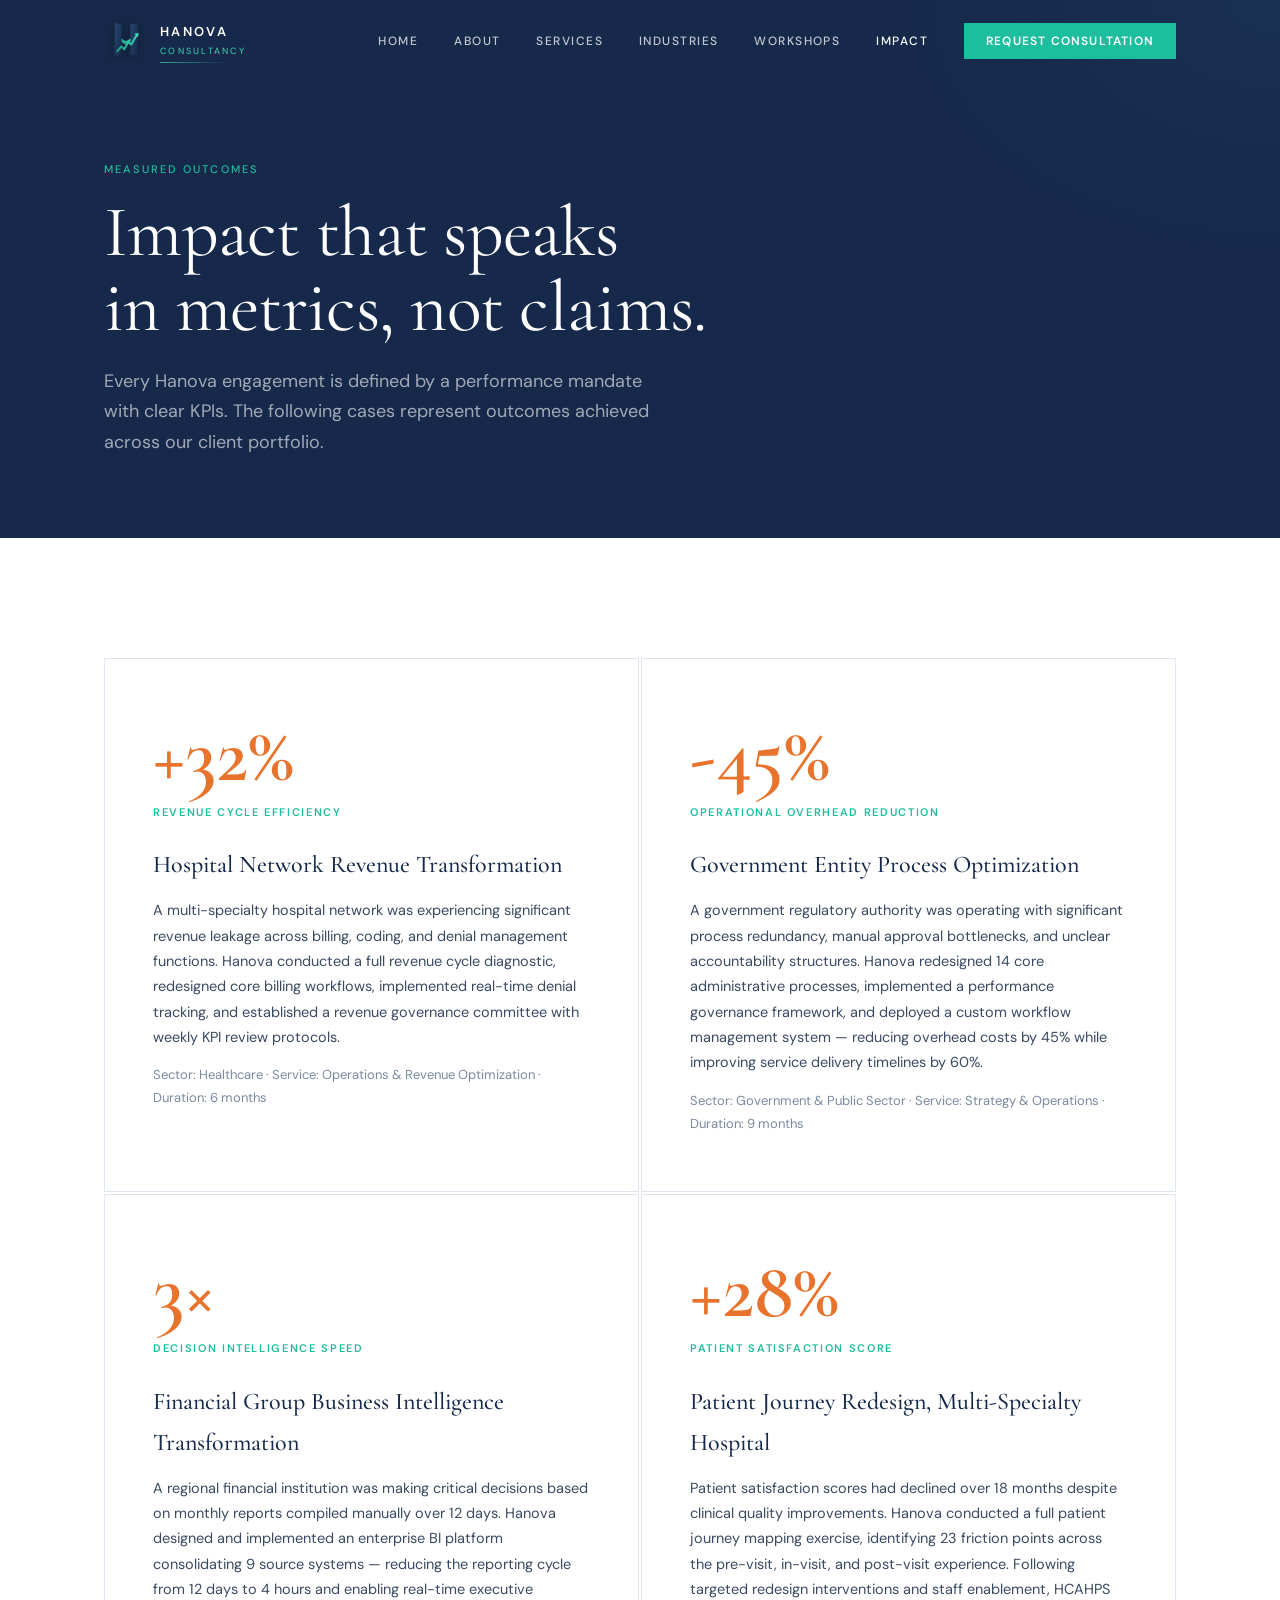
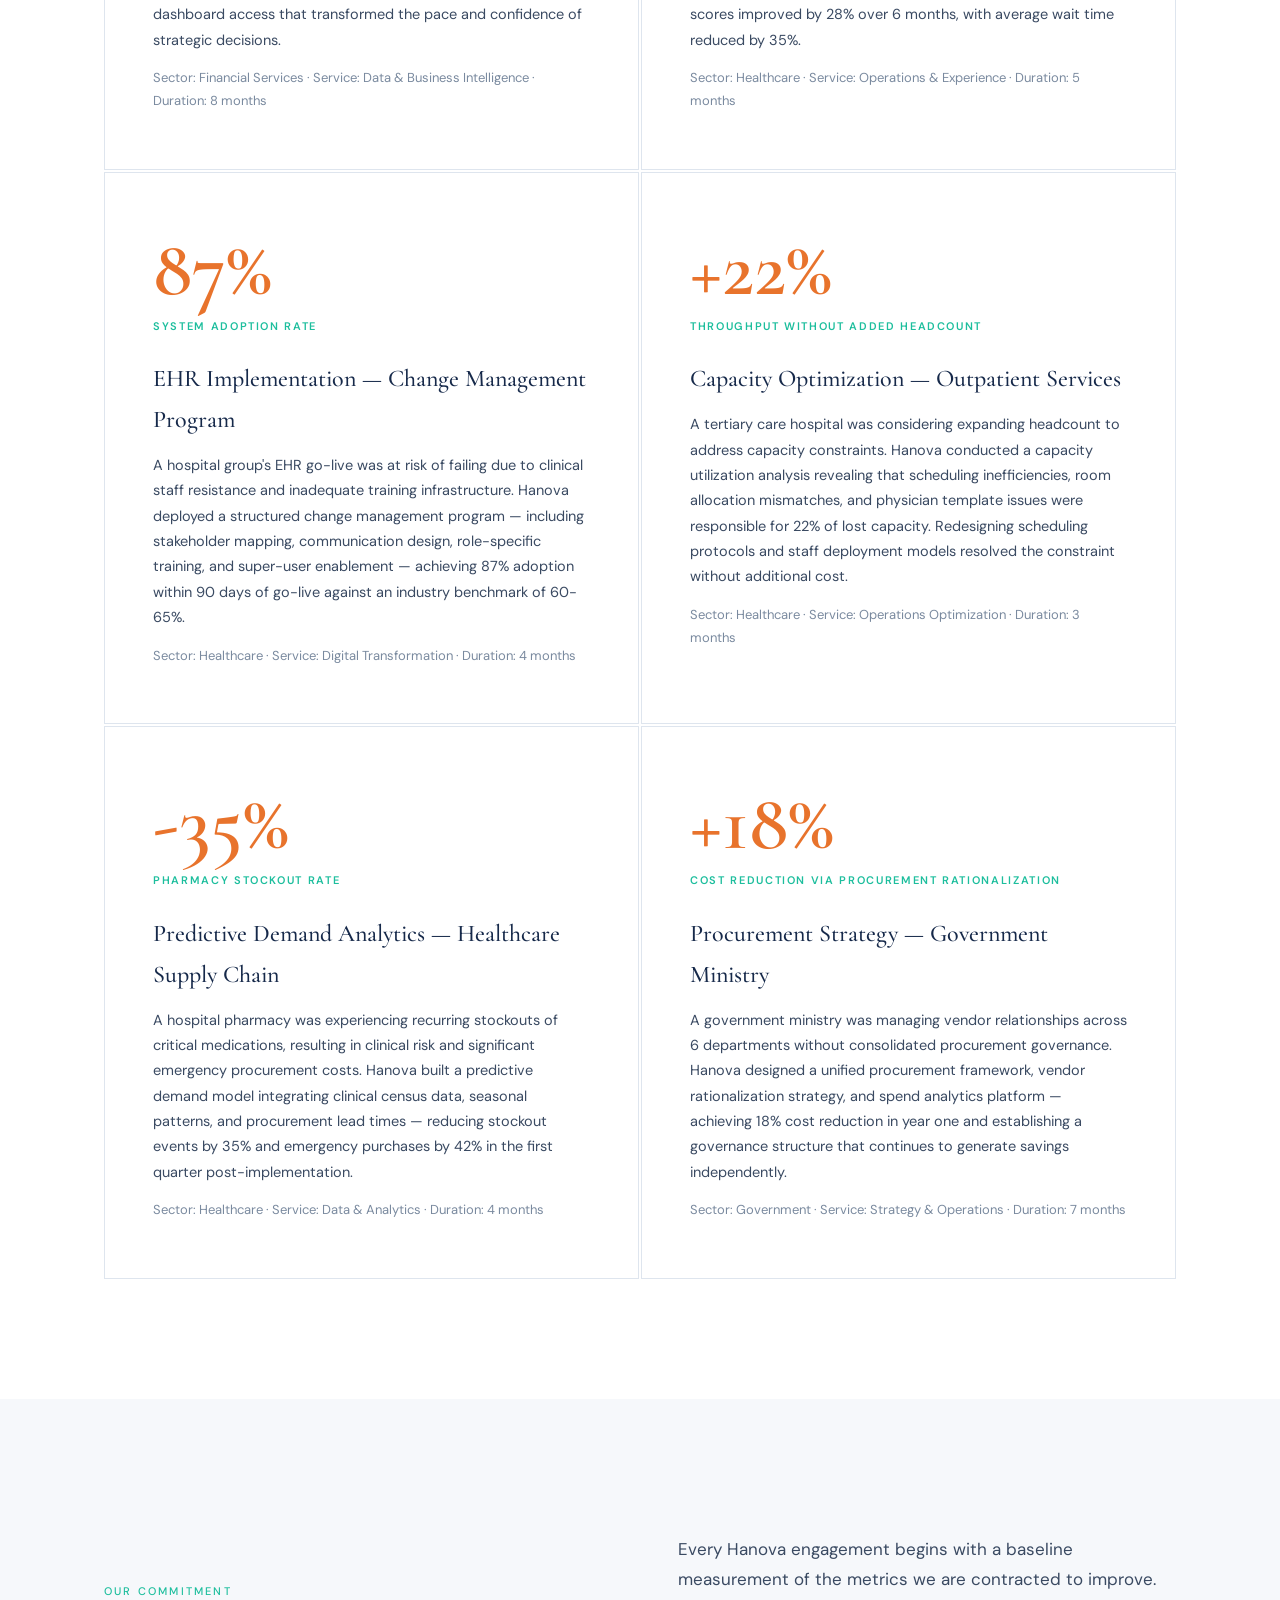
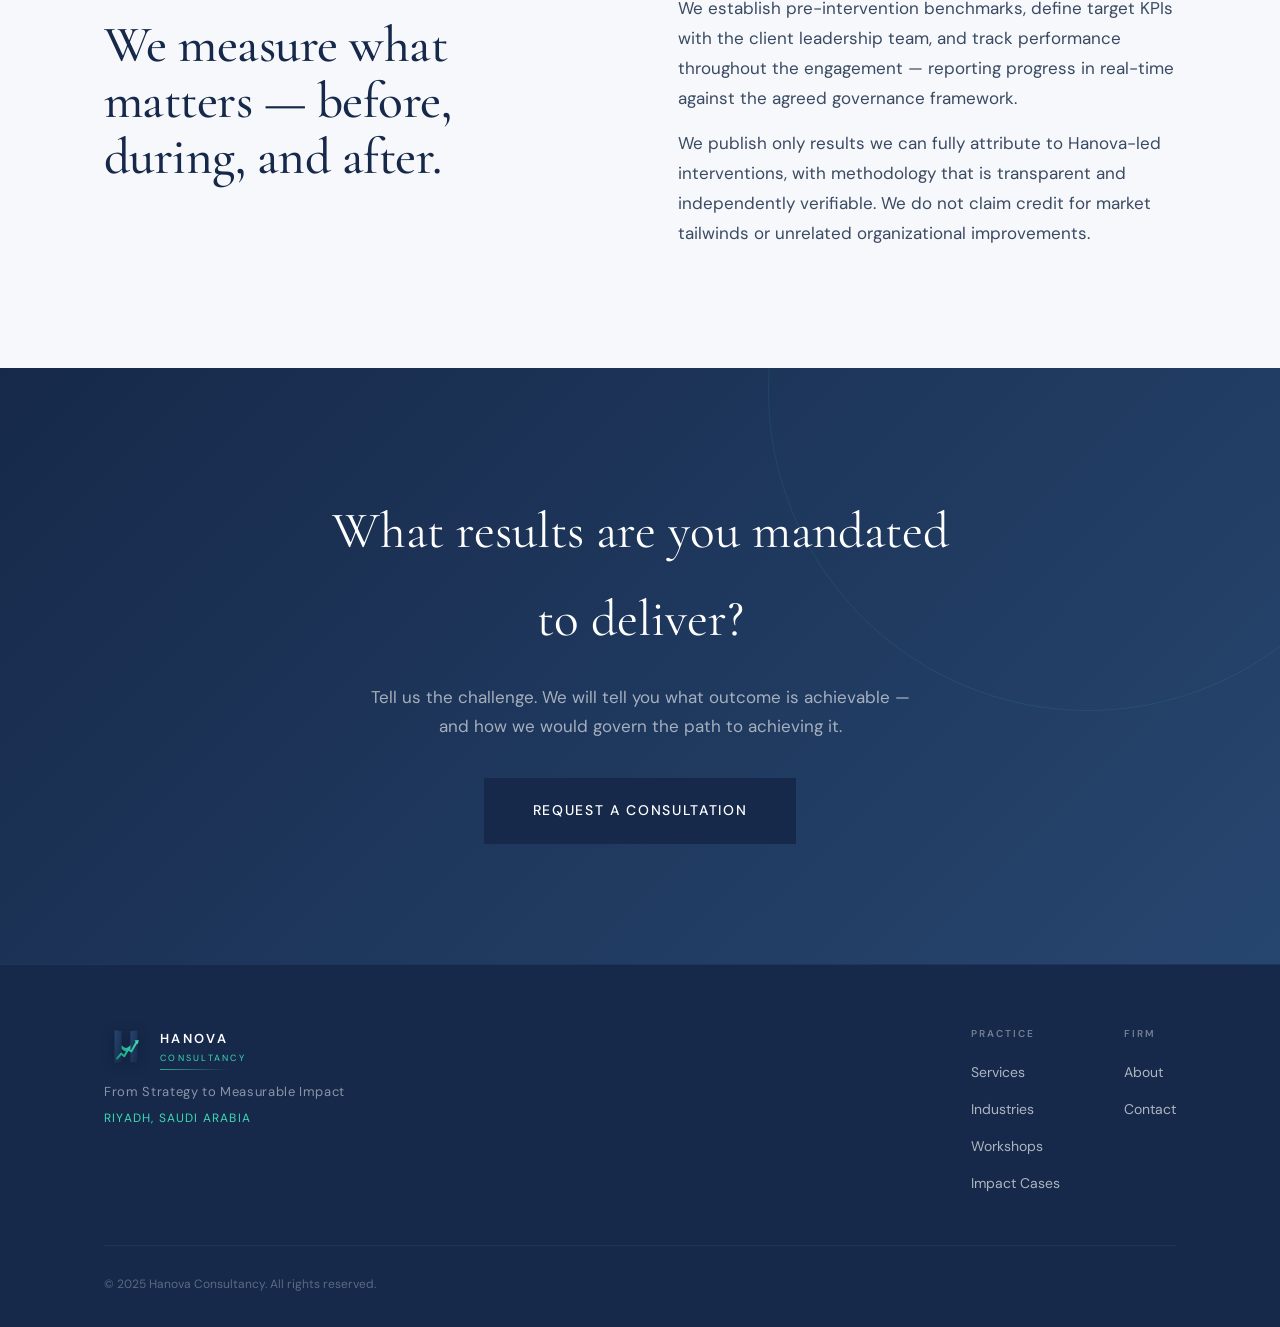
<file: site/impact.html>
<!DOCTYPE html>
<html lang="en">
<head>
  <meta charset="UTF-8" />
  <meta name="viewport" content="width=device-width, initial-scale=1.0" />
  <meta name="description" content="Hanova Consultancy Impact Cases — Measurable results across KPI governance, operational optimization, digital transformation, and revenue growth." />
  <title>Impact Cases — Hanova Consultancy</title>
  <link rel="stylesheet" href="style.css" />
  <link rel="icon" type="image/svg+xml" href="assets/logo-mark.svg" />
  <link rel="preconnect" href="https://fonts.googleapis.com" />
  <link href="https://fonts.googleapis.com/css2?family=Cormorant+Garamond:wght@300;400;500;600;700&family=DM+Sans:wght@300;400;500;600&display=swap" rel="stylesheet" />
</head>
<body>

  <nav class="nav scrolled" id="nav">
    <div class="nav-inner container">
      <a href="index.html" class="logo">
        <span class="logo-mark">H</span>
        <span class="logo-text">HANOVA <span class="logo-sub">CONSULTANCY</span></span>
      </a>
      <button class="nav-toggle" aria-label="Toggle menu" onclick="toggleMenu()">
        <span></span><span></span><span></span>
      </button>
      <ul class="nav-links" id="navLinks">
        <li><a href="index.html">Home</a></li>
        <li><a href="about.html">About</a></li>
        <li><a href="services.html">Services</a></li>
        <li><a href="industries.html">Industries</a></li>
        <li><a href="workshops.html">Workshops</a></li>
        <li><a href="impact.html" class="active">Impact</a></li>
        <li><a href="contact.html" class="nav-cta">Request Consultation</a></li>
      </ul>
    </div>
  </nav>

  <section class="page-hero">
    <div class="container">
      <span class="page-hero-eyebrow">Measured Outcomes</span>
      <h1>Impact that speaks<br/>in metrics, not claims.</h1>
      <p>Every Hanova engagement is defined by a performance mandate with clear KPIs. The following cases represent outcomes achieved across our client portfolio.</p>
    </div>
  </section>

  <!-- IMPACT CASES -->
  <section class="impact-detail">
    <div class="container">
      <div class="impact-full-grid">

        <div class="impact-full-card fade-up">
          <div class="impact-full-metric">+32%</div>
          <div class="impact-full-area">Revenue Cycle Efficiency</div>
          <h3>Hospital Network Revenue Transformation</h3>
          <p>A multi-specialty hospital network was experiencing significant revenue leakage across billing, coding, and denial management functions. Hanova conducted a full revenue cycle diagnostic, redesigned core billing workflows, implemented real-time denial tracking, and established a revenue governance committee with weekly KPI review protocols.</p>
          <p style="margin-top:14px; font-size:13px; color:var(--text-muted);">Sector: Healthcare · Service: Operations &amp; Revenue Optimization · Duration: 6 months</p>
        </div>

        <div class="impact-full-card fade-up">
          <div class="impact-full-metric">-45%</div>
          <div class="impact-full-area">Operational Overhead Reduction</div>
          <h3>Government Entity Process Optimization</h3>
          <p>A government regulatory authority was operating with significant process redundancy, manual approval bottlenecks, and unclear accountability structures. Hanova redesigned 14 core administrative processes, implemented a performance governance framework, and deployed a custom workflow management system — reducing overhead costs by 45% while improving service delivery timelines by 60%.</p>
          <p style="margin-top:14px; font-size:13px; color:var(--text-muted);">Sector: Government &amp; Public Sector · Service: Strategy &amp; Operations · Duration: 9 months</p>
        </div>

        <div class="impact-full-card fade-up">
          <div class="impact-full-metric">3×</div>
          <div class="impact-full-area">Decision Intelligence Speed</div>
          <h3>Financial Group Business Intelligence Transformation</h3>
          <p>A regional financial institution was making critical decisions based on monthly reports compiled manually over 12 days. Hanova designed and implemented an enterprise BI platform consolidating 9 source systems — reducing the reporting cycle from 12 days to 4 hours and enabling real-time executive dashboard access that transformed the pace and confidence of strategic decisions.</p>
          <p style="margin-top:14px; font-size:13px; color:var(--text-muted);">Sector: Financial Services · Service: Data &amp; Business Intelligence · Duration: 8 months</p>
        </div>

        <div class="impact-full-card fade-up">
          <div class="impact-full-metric">+28%</div>
          <div class="impact-full-area">Patient Satisfaction Score</div>
          <h3>Patient Journey Redesign, Multi-Specialty Hospital</h3>
          <p>Patient satisfaction scores had declined over 18 months despite clinical quality improvements. Hanova conducted a full patient journey mapping exercise, identifying 23 friction points across the pre-visit, in-visit, and post-visit experience. Following targeted redesign interventions and staff enablement, HCAHPS scores improved by 28% over 6 months, with average wait time reduced by 35%.</p>
          <p style="margin-top:14px; font-size:13px; color:var(--text-muted);">Sector: Healthcare · Service: Operations &amp; Experience · Duration: 5 months</p>
        </div>

        <div class="impact-full-card fade-up">
          <div class="impact-full-metric">87%</div>
          <div class="impact-full-area">System Adoption Rate</div>
          <h3>EHR Implementation — Change Management Program</h3>
          <p>A hospital group's EHR go-live was at risk of failing due to clinical staff resistance and inadequate training infrastructure. Hanova deployed a structured change management program — including stakeholder mapping, communication design, role-specific training, and super-user enablement — achieving 87% adoption within 90 days of go-live against an industry benchmark of 60-65%.</p>
          <p style="margin-top:14px; font-size:13px; color:var(--text-muted);">Sector: Healthcare · Service: Digital Transformation · Duration: 4 months</p>
        </div>

        <div class="impact-full-card fade-up">
          <div class="impact-full-metric">+22%</div>
          <div class="impact-full-area">Throughput Without Added Headcount</div>
          <h3>Capacity Optimization — Outpatient Services</h3>
          <p>A tertiary care hospital was considering expanding headcount to address capacity constraints. Hanova conducted a capacity utilization analysis revealing that scheduling inefficiencies, room allocation mismatches, and physician template issues were responsible for 22% of lost capacity. Redesigning scheduling protocols and staff deployment models resolved the constraint without additional cost.</p>
          <p style="margin-top:14px; font-size:13px; color:var(--text-muted);">Sector: Healthcare · Service: Operations Optimization · Duration: 3 months</p>
        </div>

        <div class="impact-full-card fade-up">
          <div class="impact-full-metric">-35%</div>
          <div class="impact-full-area">Pharmacy Stockout Rate</div>
          <h3>Predictive Demand Analytics — Healthcare Supply Chain</h3>
          <p>A hospital pharmacy was experiencing recurring stockouts of critical medications, resulting in clinical risk and significant emergency procurement costs. Hanova built a predictive demand model integrating clinical census data, seasonal patterns, and procurement lead times — reducing stockout events by 35% and emergency purchases by 42% in the first quarter post-implementation.</p>
          <p style="margin-top:14px; font-size:13px; color:var(--text-muted);">Sector: Healthcare · Service: Data &amp; Analytics · Duration: 4 months</p>
        </div>

        <div class="impact-full-card fade-up">
          <div class="impact-full-metric">+18%</div>
          <div class="impact-full-area">Cost Reduction via Procurement Rationalization</div>
          <h3>Procurement Strategy — Government Ministry</h3>
          <p>A government ministry was managing vendor relationships across 6 departments without consolidated procurement governance. Hanova designed a unified procurement framework, vendor rationalization strategy, and spend analytics platform — achieving 18% cost reduction in year one and establishing a governance structure that continues to generate savings independently.</p>
          <p style="margin-top:14px; font-size:13px; color:var(--text-muted);">Sector: Government · Service: Strategy &amp; Operations · Duration: 7 months</p>
        </div>

      </div>
    </div>
  </section>

  <!-- METHODOLOGY NOTE -->
  <section class="section-padding bg-light">
    <div class="container grid-2 align-center">
      <div class="fade-up">
        <div class="section-eyebrow">Our Commitment</div>
        <h2 class="section-headline">We measure what matters — before, during, and after.</h2>
      </div>
      <div class="fade-up">
        <p>Every Hanova engagement begins with a baseline measurement of the metrics we are contracted to improve. We establish pre-intervention benchmarks, define target KPIs with the client leadership team, and track performance throughout the engagement — reporting progress in real-time against the agreed governance framework.</p>
        <p>We publish only results we can fully attribute to Hanova-led interventions, with methodology that is transparent and independently verifiable. We do not claim credit for market tailwinds or unrelated organizational improvements.</p>
      </div>
    </div>
  </section>

  <section class="cta-banner">
    <div class="container centered fade-up">
      <h2>What results are you mandated to deliver?</h2>
      <p>Tell us the challenge. We will tell you what outcome is achievable — and how we would govern the path to achieving it.</p>
      <a href="contact.html" class="btn btn-primary btn-lg">Request a Consultation</a>
    </div>
  </section>

  <footer class="footer">
    <div class="container">
      <div class="footer-top">
        <div class="footer-brand">
          <a href="index.html" class="logo">
            <span class="logo-mark">H</span>
            <span class="logo-text">HANOVA <span class="logo-sub">CONSULTANCY</span></span>
          </a>
          <p class="footer-tagline">From Strategy to Measurable Impact</p>
          <p class="footer-location">Riyadh, Saudi Arabia</p>
        </div>
        <div class="footer-nav">
          <div class="footer-col">
            <h5>Practice</h5>
            <ul>
              <li><a href="services.html">Services</a></li>
              <li><a href="industries.html">Industries</a></li>
              <li><a href="workshops.html">Workshops</a></li>
              <li><a href="impact.html">Impact Cases</a></li>
            </ul>
          </div>
          <div class="footer-col">
            <h5>Firm</h5>
            <ul>
              <li><a href="about.html">About</a></li>
              <li><a href="contact.html">Contact</a></li>
            </ul>
          </div>
        </div>
      </div>
      <div class="footer-bottom">
        <p>© 2025 Hanova Consultancy. All rights reserved.</p>
      </div>
    </div>
  </footer>

  <script src="main.js"></script>
</body>
</html>
</file>
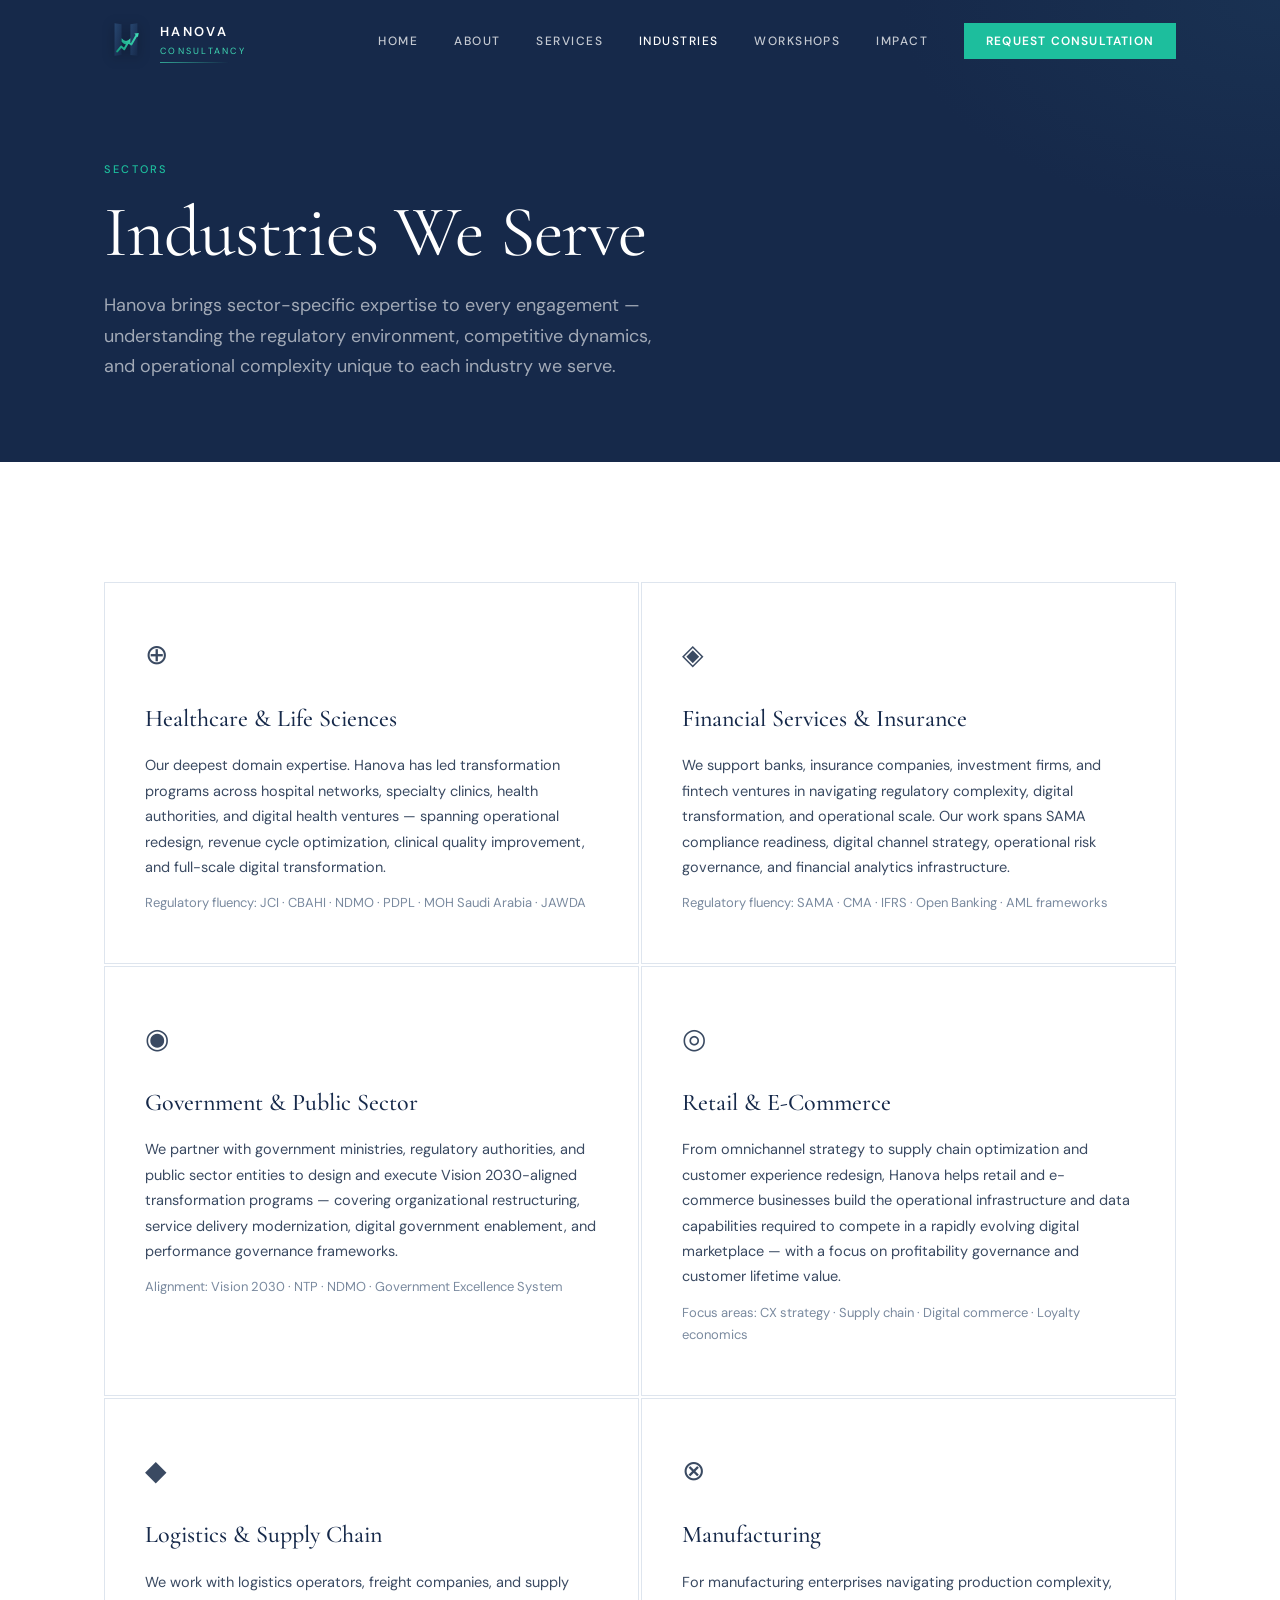
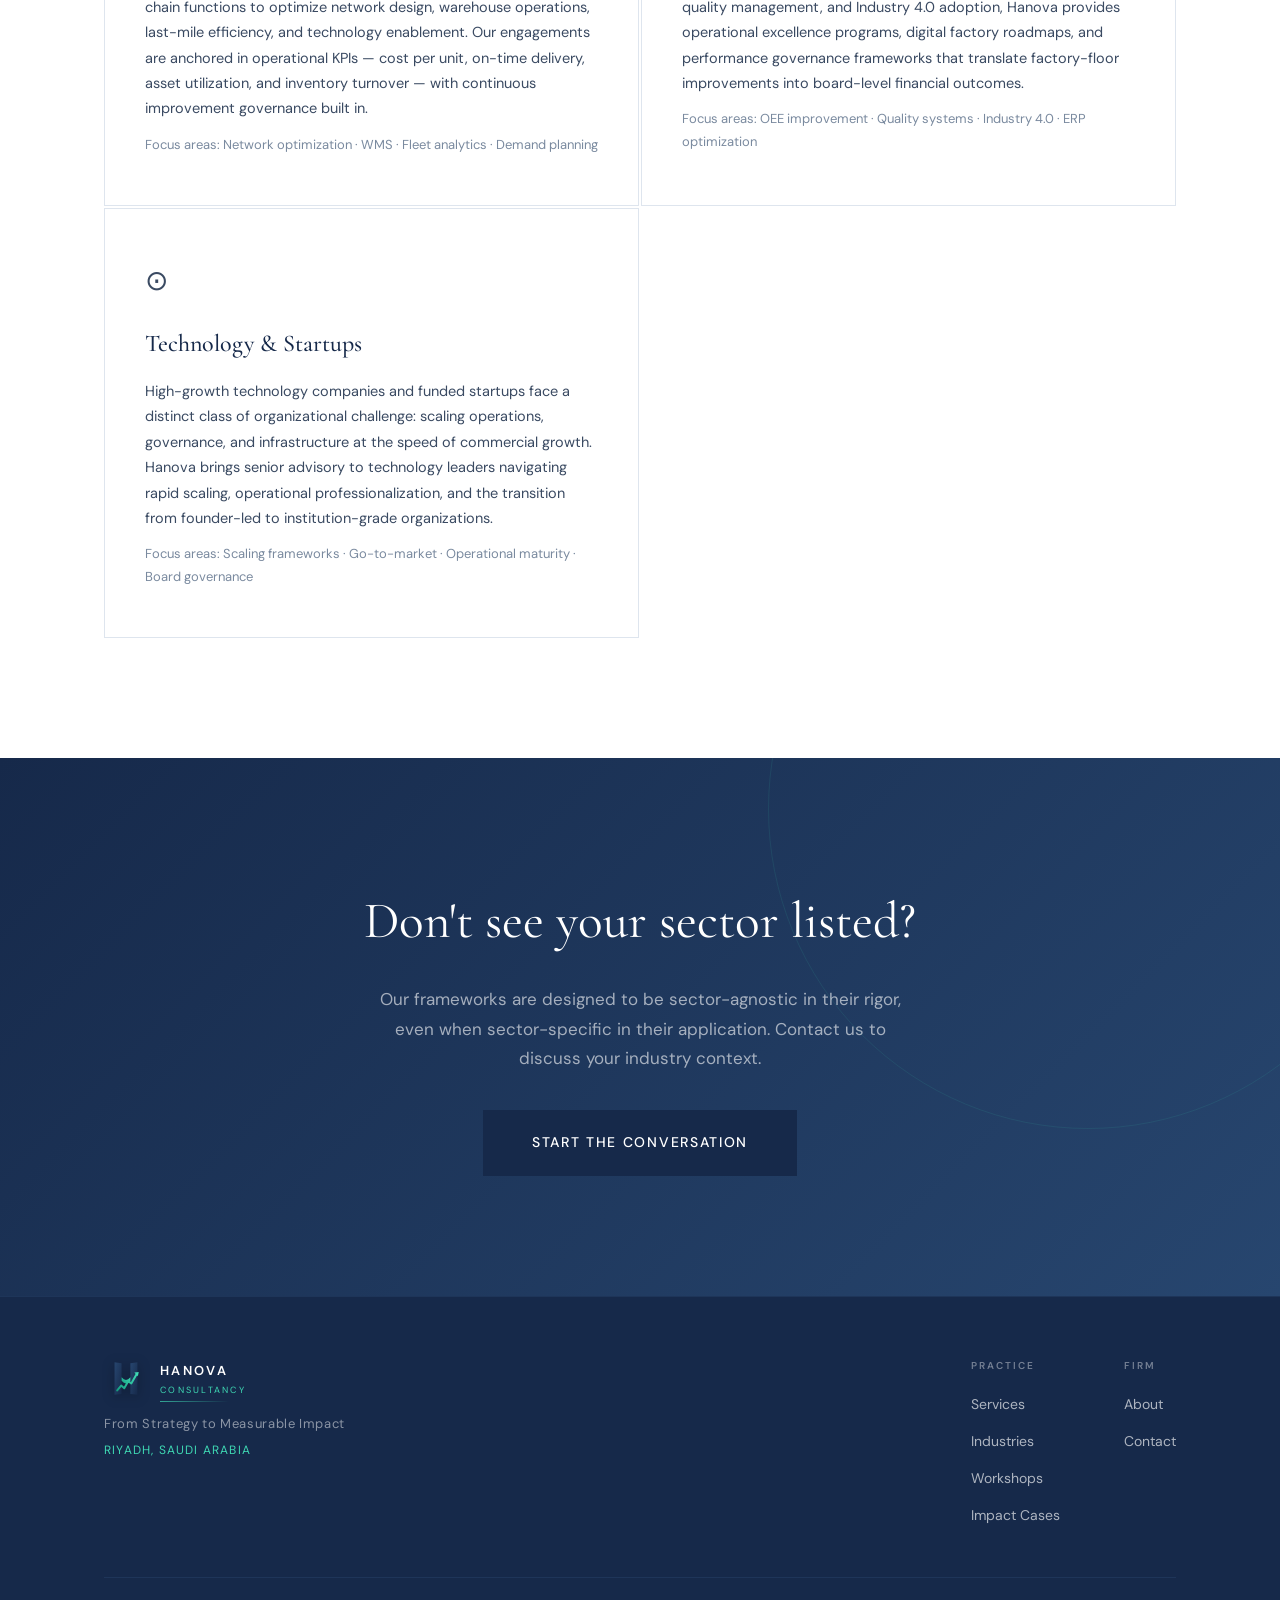
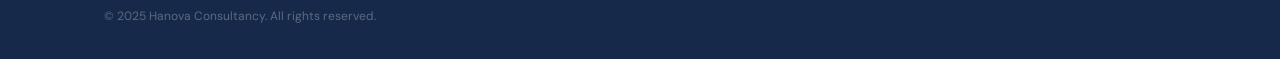
<file: site/industries.html>
<!DOCTYPE html>
<html lang="en">
<head>
  <meta charset="UTF-8" />
  <meta name="viewport" content="width=device-width, initial-scale=1.0" />
  <meta name="description" content="Industries served by Hanova Consultancy — Healthcare, Financial Services, Government, Retail, Logistics, Manufacturing, and Technology." />
  <title>Industries — Hanova Consultancy</title>
  <link rel="stylesheet" href="style.css" />
  <link rel="icon" type="image/svg+xml" href="assets/logo-mark.svg" />
  <link rel="preconnect" href="https://fonts.googleapis.com" />
  <link href="https://fonts.googleapis.com/css2?family=Cormorant+Garamond:wght@300;400;500;600;700&family=DM+Sans:wght@300;400;500;600&display=swap" rel="stylesheet" />
</head>
<body>

  <nav class="nav scrolled" id="nav">
    <div class="nav-inner container">
      <a href="index.html" class="logo">
        <span class="logo-mark">H</span>
        <span class="logo-text">HANOVA <span class="logo-sub">CONSULTANCY</span></span>
      </a>
      <button class="nav-toggle" aria-label="Toggle menu" onclick="toggleMenu()">
        <span></span><span></span><span></span>
      </button>
      <ul class="nav-links" id="navLinks">
        <li><a href="index.html">Home</a></li>
        <li><a href="about.html">About</a></li>
        <li><a href="services.html">Services</a></li>
        <li><a href="industries.html" class="active">Industries</a></li>
        <li><a href="workshops.html">Workshops</a></li>
        <li><a href="impact.html">Impact</a></li>
        <li><a href="contact.html" class="nav-cta">Request Consultation</a></li>
      </ul>
    </div>
  </nav>

  <section class="page-hero">
    <div class="container">
      <span class="page-hero-eyebrow">Sectors</span>
      <h1>Industries We Serve</h1>
      <p>Hanova brings sector-specific expertise to every engagement — understanding the regulatory environment, competitive dynamics, and operational complexity unique to each industry we serve.</p>
    </div>
  </section>

  <section class="industries-detail section-padding">
    <div class="container">
      <div class="industry-grid">

        <div class="industry-card fade-up" id="healthcare">
          <span class="industry-icon">⊕</span>
          <h3>Healthcare &amp; Life Sciences</h3>
          <p>Our deepest domain expertise. Hanova has led transformation programs across hospital networks, specialty clinics, health authorities, and digital health ventures — spanning operational redesign, revenue cycle optimization, clinical quality improvement, and full-scale digital transformation.</p>
          <p style="margin-top:12px; font-size:13px; color: var(--text-muted);">Regulatory fluency: JCI · CBAHI · NDMO · PDPL · MOH Saudi Arabia · JAWDA</p>
        </div>

        <div class="industry-card fade-up" id="finance">
          <span class="industry-icon">◈</span>
          <h3>Financial Services &amp; Insurance</h3>
          <p>We support banks, insurance companies, investment firms, and fintech ventures in navigating regulatory complexity, digital transformation, and operational scale. Our work spans SAMA compliance readiness, digital channel strategy, operational risk governance, and financial analytics infrastructure.</p>
          <p style="margin-top:12px; font-size:13px; color: var(--text-muted);">Regulatory fluency: SAMA · CMA · IFRS · Open Banking · AML frameworks</p>
        </div>

        <div class="industry-card fade-up" id="government">
          <span class="industry-icon">◉</span>
          <h3>Government &amp; Public Sector</h3>
          <p>We partner with government ministries, regulatory authorities, and public sector entities to design and execute Vision 2030-aligned transformation programs — covering organizational restructuring, service delivery modernization, digital government enablement, and performance governance frameworks.</p>
          <p style="margin-top:12px; font-size:13px; color: var(--text-muted);">Alignment: Vision 2030 · NTP · NDMO · Government Excellence System</p>
        </div>

        <div class="industry-card fade-up" id="retail">
          <span class="industry-icon">◎</span>
          <h3>Retail &amp; E-Commerce</h3>
          <p>From omnichannel strategy to supply chain optimization and customer experience redesign, Hanova helps retail and e-commerce businesses build the operational infrastructure and data capabilities required to compete in a rapidly evolving digital marketplace — with a focus on profitability governance and customer lifetime value.</p>
          <p style="margin-top:12px; font-size:13px; color: var(--text-muted);">Focus areas: CX strategy · Supply chain · Digital commerce · Loyalty economics</p>
        </div>

        <div class="industry-card fade-up" id="logistics">
          <span class="industry-icon">◆</span>
          <h3>Logistics &amp; Supply Chain</h3>
          <p>We work with logistics operators, freight companies, and supply chain functions to optimize network design, warehouse operations, last-mile efficiency, and technology enablement. Our engagements are anchored in operational KPIs — cost per unit, on-time delivery, asset utilization, and inventory turnover — with continuous improvement governance built in.</p>
          <p style="margin-top:12px; font-size:13px; color: var(--text-muted);">Focus areas: Network optimization · WMS · Fleet analytics · Demand planning</p>
        </div>

        <div class="industry-card fade-up" id="manufacturing">
          <span class="industry-icon">⊗</span>
          <h3>Manufacturing</h3>
          <p>For manufacturing enterprises navigating production complexity, quality management, and Industry 4.0 adoption, Hanova provides operational excellence programs, digital factory roadmaps, and performance governance frameworks that translate factory-floor improvements into board-level financial outcomes.</p>
          <p style="margin-top:12px; font-size:13px; color: var(--text-muted);">Focus areas: OEE improvement · Quality systems · Industry 4.0 · ERP optimization</p>
        </div>

        <div class="industry-card fade-up" id="technology">
          <span class="industry-icon">⊙</span>
          <h3>Technology &amp; Startups</h3>
          <p>High-growth technology companies and funded startups face a distinct class of organizational challenge: scaling operations, governance, and infrastructure at the speed of commercial growth. Hanova brings senior advisory to technology leaders navigating rapid scaling, operational professionalization, and the transition from founder-led to institution-grade organizations.</p>
          <p style="margin-top:12px; font-size:13px; color: var(--text-muted);">Focus areas: Scaling frameworks · Go-to-market · Operational maturity · Board governance</p>
        </div>

      </div>
    </div>
  </section>

  <section class="cta-banner">
    <div class="container centered fade-up">
      <h2>Don't see your sector listed?</h2>
      <p>Our frameworks are designed to be sector-agnostic in their rigor, even when sector-specific in their application. Contact us to discuss your industry context.</p>
      <a href="contact.html" class="btn btn-primary btn-lg">Start the Conversation</a>
    </div>
  </section>

  <footer class="footer">
    <div class="container">
      <div class="footer-top">
        <div class="footer-brand">
          <a href="index.html" class="logo">
            <span class="logo-mark">H</span>
            <span class="logo-text">HANOVA <span class="logo-sub">CONSULTANCY</span></span>
          </a>
          <p class="footer-tagline">From Strategy to Measurable Impact</p>
          <p class="footer-location">Riyadh, Saudi Arabia</p>
        </div>
        <div class="footer-nav">
          <div class="footer-col">
            <h5>Practice</h5>
            <ul>
              <li><a href="services.html">Services</a></li>
              <li><a href="industries.html">Industries</a></li>
              <li><a href="workshops.html">Workshops</a></li>
              <li><a href="impact.html">Impact Cases</a></li>
            </ul>
          </div>
          <div class="footer-col">
            <h5>Firm</h5>
            <ul>
              <li><a href="about.html">About</a></li>
              <li><a href="contact.html">Contact</a></li>
            </ul>
          </div>
        </div>
      </div>
      <div class="footer-bottom">
        <p>© 2025 Hanova Consultancy. All rights reserved.</p>
      </div>
    </div>
  </footer>

  <script src="main.js"></script>
</body>
</html>
</file>
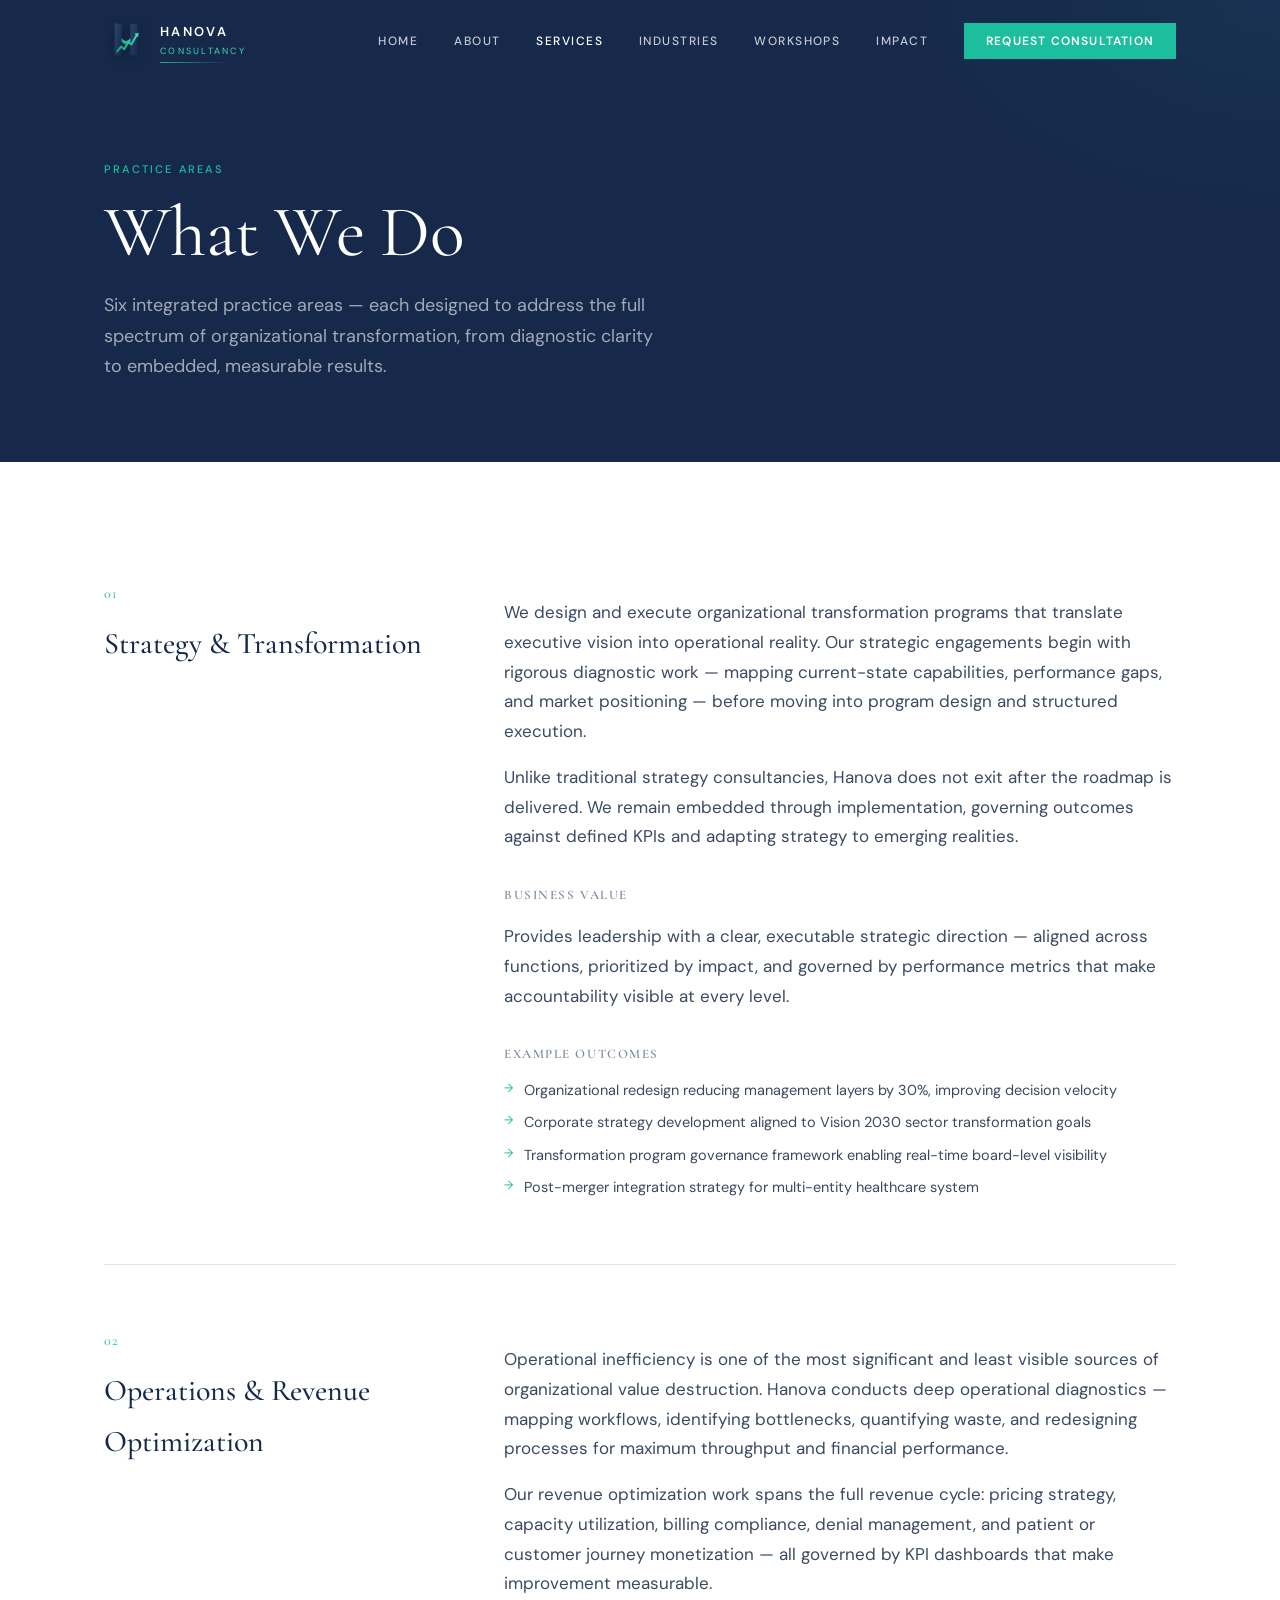
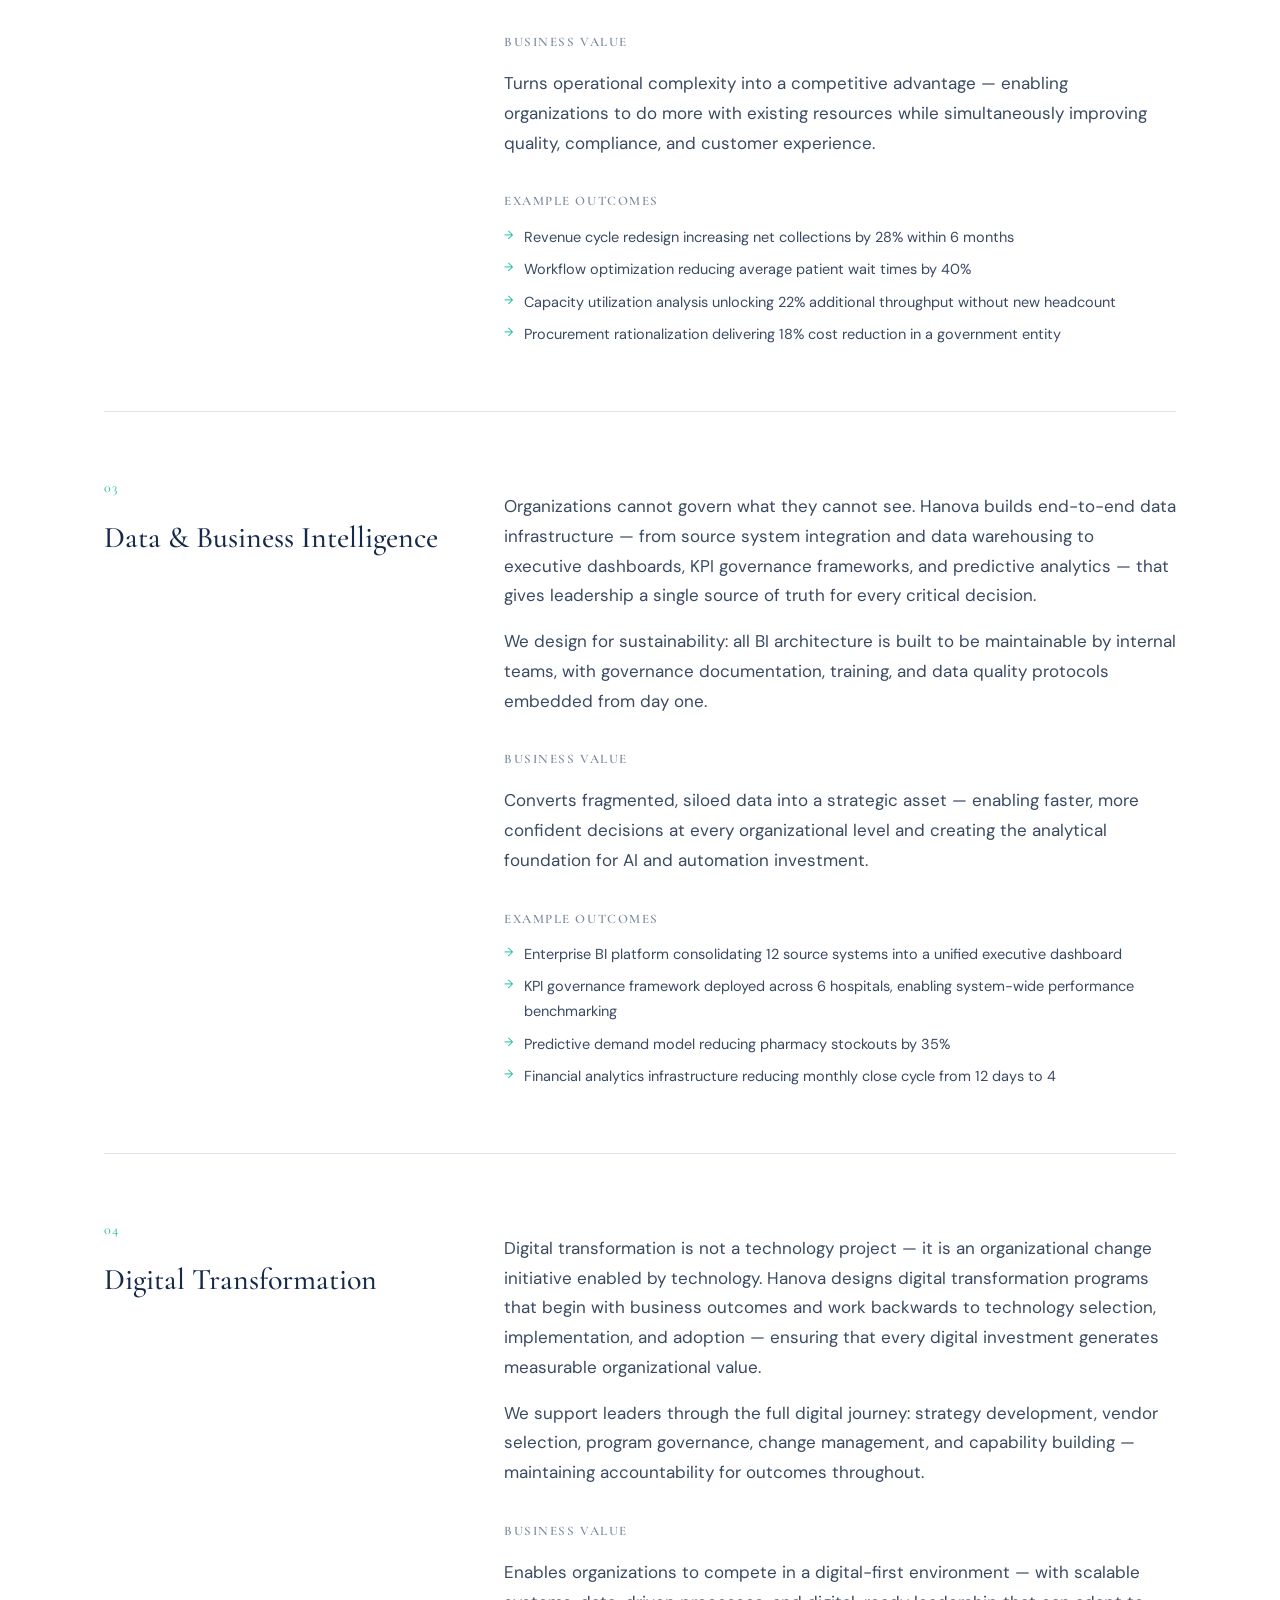
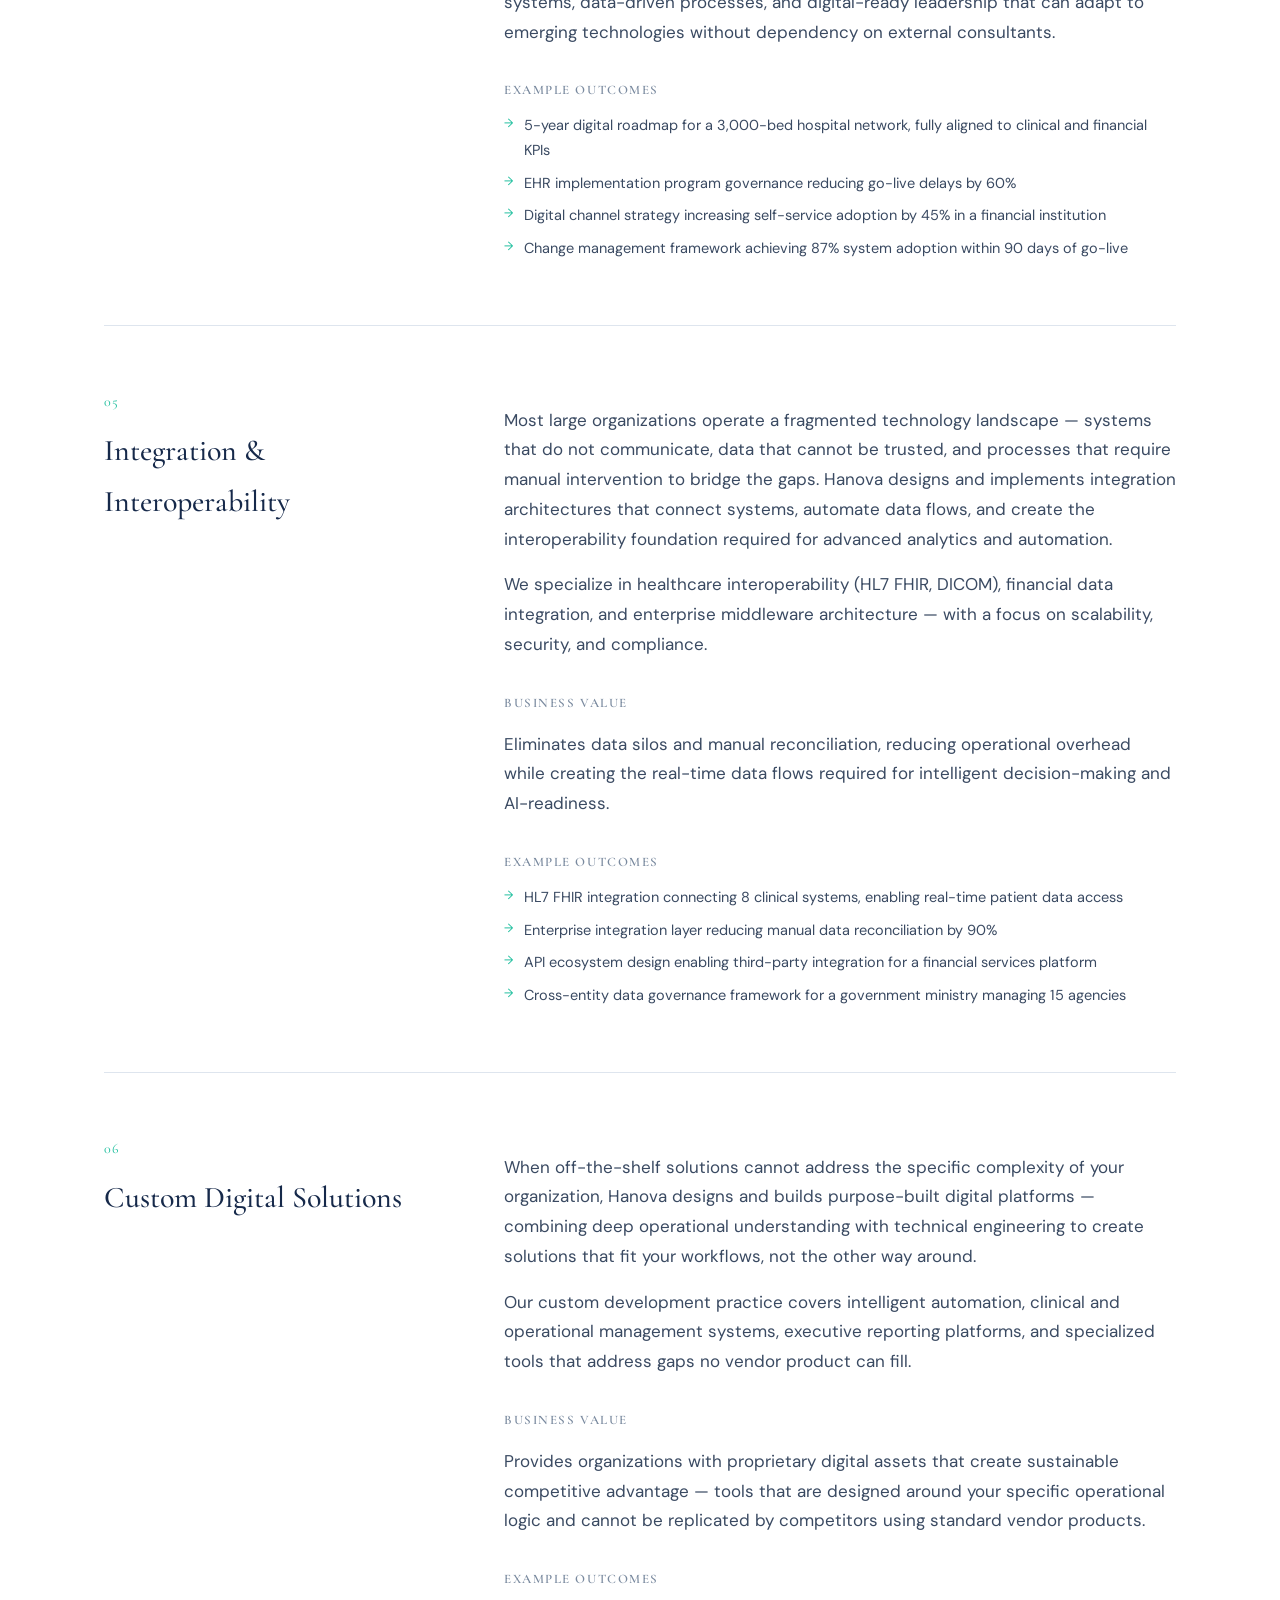
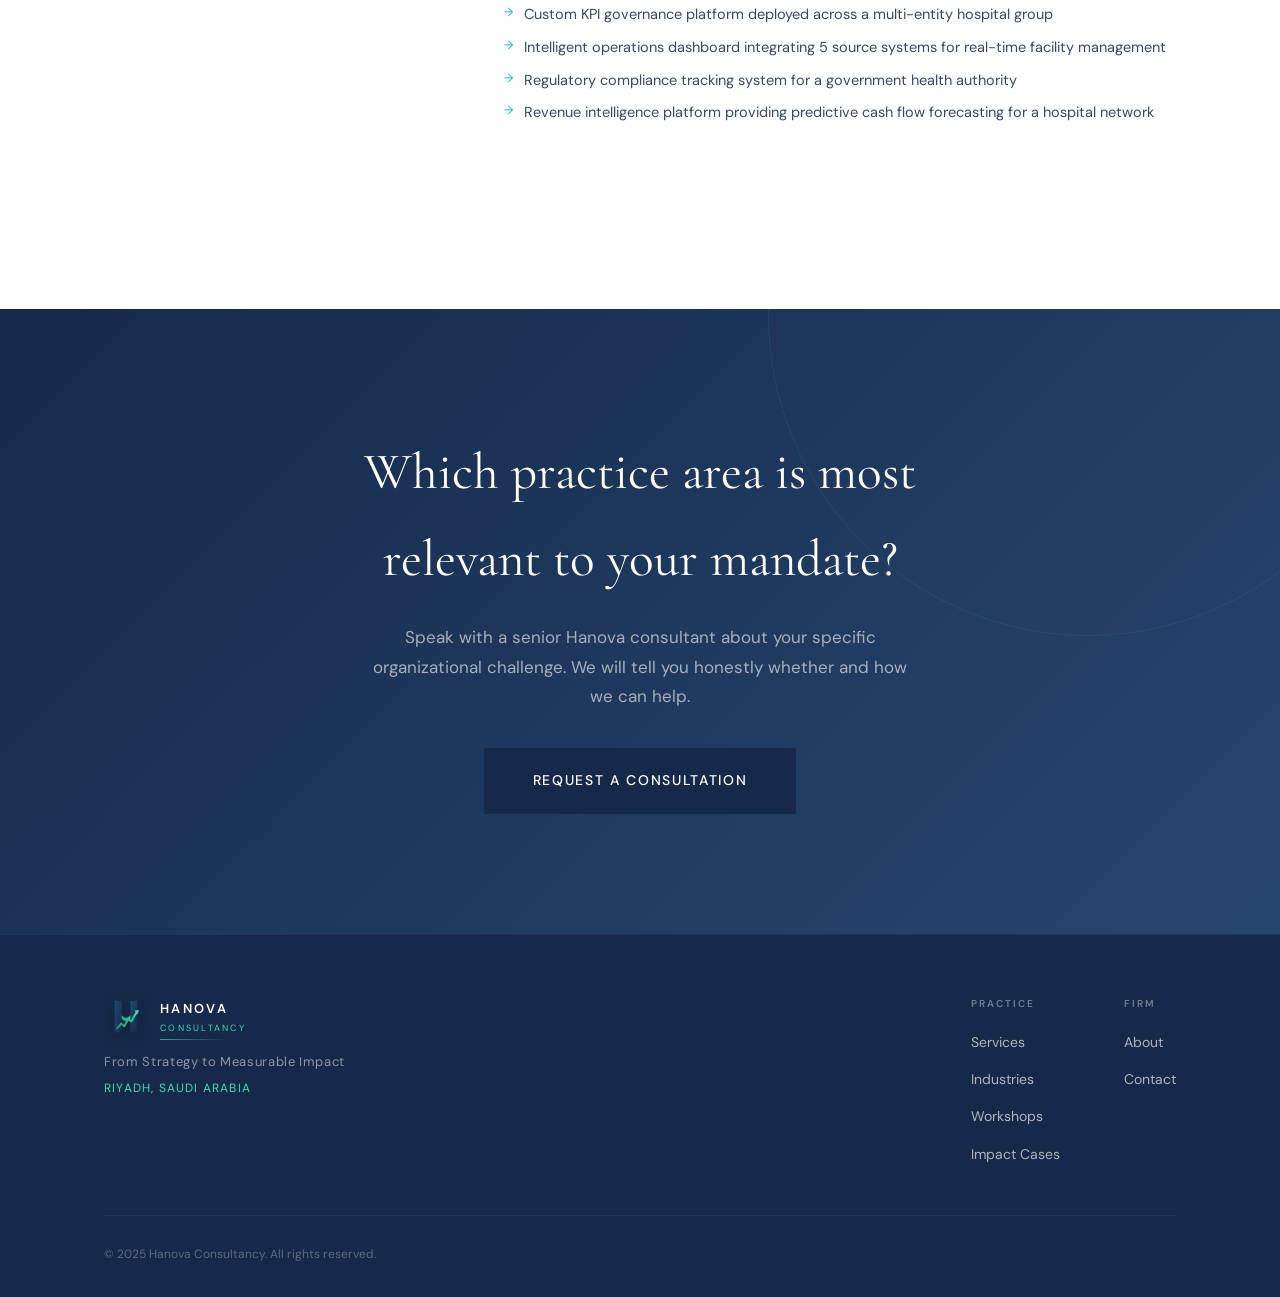
<file: site/services.html>
<!DOCTYPE html>
<html lang="en">
<head>
  <meta charset="UTF-8" />
  <meta name="viewport" content="width=device-width, initial-scale=1.0" />
  <meta name="description" content="Hanova Consultancy Services — Strategy, Operations, Data & BI, Digital Transformation, Integration, and Custom Digital Solutions." />
  <title>Services — Hanova Consultancy</title>
  <link rel="stylesheet" href="style.css" />
  <link rel="icon" type="image/svg+xml" href="assets/logo-mark.svg" />
  <link rel="preconnect" href="https://fonts.googleapis.com" />
  <link href="https://fonts.googleapis.com/css2?family=Cormorant+Garamond:wght@300;400;500;600;700&family=DM+Sans:wght@300;400;500;600&display=swap" rel="stylesheet" />
</head>
<body>

  <nav class="nav scrolled" id="nav">
    <div class="nav-inner container">
      <a href="index.html" class="logo">
        <span class="logo-mark">H</span>
        <span class="logo-text">HANOVA <span class="logo-sub">CONSULTANCY</span></span>
      </a>
      <button class="nav-toggle" aria-label="Toggle menu" onclick="toggleMenu()">
        <span></span><span></span><span></span>
      </button>
      <ul class="nav-links" id="navLinks">
        <li><a href="index.html">Home</a></li>
        <li><a href="about.html">About</a></li>
        <li><a href="services.html" class="active">Services</a></li>
        <li><a href="industries.html">Industries</a></li>
        <li><a href="workshops.html">Workshops</a></li>
        <li><a href="impact.html">Impact</a></li>
        <li><a href="contact.html" class="nav-cta">Request Consultation</a></li>
      </ul>
    </div>
  </nav>

  <!-- PAGE HERO -->
  <section class="page-hero">
    <div class="container">
      <span class="page-hero-eyebrow">Practice Areas</span>
      <h1>What We Do</h1>
      <p>Six integrated practice areas — each designed to address the full spectrum of organizational transformation, from diagnostic clarity to embedded, measurable results.</p>
    </div>
  </section>

  <!-- SERVICES DETAIL -->
  <section class="services-detail">
    <div class="container">

      <!-- 01 Strategy -->
      <div class="service-block fade-up" id="strategy">
        <div class="service-sidebar">
          <div class="service-num">01</div>
          <h3>Strategy &amp; Transformation</h3>
        </div>
        <div class="service-body">
          <p>We design and execute organizational transformation programs that translate executive vision into operational reality. Our strategic engagements begin with rigorous diagnostic work — mapping current-state capabilities, performance gaps, and market positioning — before moving into program design and structured execution.</p>
          <p>Unlike traditional strategy consultancies, Hanova does not exit after the roadmap is delivered. We remain embedded through implementation, governing outcomes against defined KPIs and adapting strategy to emerging realities.</p>
          
          <h4>Business Value</h4>
          <p>Provides leadership with a clear, executable strategic direction — aligned across functions, prioritized by impact, and governed by performance metrics that make accountability visible at every level.</p>

          <h4>Example Outcomes</h4>
          <ul class="outcome-list">
            <li>Organizational redesign reducing management layers by 30%, improving decision velocity</li>
            <li>Corporate strategy development aligned to Vision 2030 sector transformation goals</li>
            <li>Transformation program governance framework enabling real-time board-level visibility</li>
            <li>Post-merger integration strategy for multi-entity healthcare system</li>
          </ul>
        </div>
      </div>

      <!-- 02 Operations -->
      <div class="service-block fade-up" id="operations">
        <div class="service-sidebar">
          <div class="service-num">02</div>
          <h3>Operations &amp; Revenue Optimization</h3>
        </div>
        <div class="service-body">
          <p>Operational inefficiency is one of the most significant and least visible sources of organizational value destruction. Hanova conducts deep operational diagnostics — mapping workflows, identifying bottlenecks, quantifying waste, and redesigning processes for maximum throughput and financial performance.</p>
          <p>Our revenue optimization work spans the full revenue cycle: pricing strategy, capacity utilization, billing compliance, denial management, and patient or customer journey monetization — all governed by KPI dashboards that make improvement measurable.</p>

          <h4>Business Value</h4>
          <p>Turns operational complexity into a competitive advantage — enabling organizations to do more with existing resources while simultaneously improving quality, compliance, and customer experience.</p>

          <h4>Example Outcomes</h4>
          <ul class="outcome-list">
            <li>Revenue cycle redesign increasing net collections by 28% within 6 months</li>
            <li>Workflow optimization reducing average patient wait times by 40%</li>
            <li>Capacity utilization analysis unlocking 22% additional throughput without new headcount</li>
            <li>Procurement rationalization delivering 18% cost reduction in a government entity</li>
          </ul>
        </div>
      </div>

      <!-- 03 Data & BI -->
      <div class="service-block fade-up" id="data">
        <div class="service-sidebar">
          <div class="service-num">03</div>
          <h3>Data &amp; Business Intelligence</h3>
        </div>
        <div class="service-body">
          <p>Organizations cannot govern what they cannot see. Hanova builds end-to-end data infrastructure — from source system integration and data warehousing to executive dashboards, KPI governance frameworks, and predictive analytics — that gives leadership a single source of truth for every critical decision.</p>
          <p>We design for sustainability: all BI architecture is built to be maintainable by internal teams, with governance documentation, training, and data quality protocols embedded from day one.</p>

          <h4>Business Value</h4>
          <p>Converts fragmented, siloed data into a strategic asset — enabling faster, more confident decisions at every organizational level and creating the analytical foundation for AI and automation investment.</p>

          <h4>Example Outcomes</h4>
          <ul class="outcome-list">
            <li>Enterprise BI platform consolidating 12 source systems into a unified executive dashboard</li>
            <li>KPI governance framework deployed across 6 hospitals, enabling system-wide performance benchmarking</li>
            <li>Predictive demand model reducing pharmacy stockouts by 35%</li>
            <li>Financial analytics infrastructure reducing monthly close cycle from 12 days to 4</li>
          </ul>
        </div>
      </div>

      <!-- 04 Digital -->
      <div class="service-block fade-up" id="digital">
        <div class="service-sidebar">
          <div class="service-num">04</div>
          <h3>Digital Transformation</h3>
        </div>
        <div class="service-body">
          <p>Digital transformation is not a technology project — it is an organizational change initiative enabled by technology. Hanova designs digital transformation programs that begin with business outcomes and work backwards to technology selection, implementation, and adoption — ensuring that every digital investment generates measurable organizational value.</p>
          <p>We support leaders through the full digital journey: strategy development, vendor selection, program governance, change management, and capability building — maintaining accountability for outcomes throughout.</p>

          <h4>Business Value</h4>
          <p>Enables organizations to compete in a digital-first environment — with scalable systems, data-driven processes, and digital-ready leadership that can adapt to emerging technologies without dependency on external consultants.</p>

          <h4>Example Outcomes</h4>
          <ul class="outcome-list">
            <li>5-year digital roadmap for a 3,000-bed hospital network, fully aligned to clinical and financial KPIs</li>
            <li>EHR implementation program governance reducing go-live delays by 60%</li>
            <li>Digital channel strategy increasing self-service adoption by 45% in a financial institution</li>
            <li>Change management framework achieving 87% system adoption within 90 days of go-live</li>
          </ul>
        </div>
      </div>

      <!-- 05 Integration -->
      <div class="service-block fade-up" id="integration">
        <div class="service-sidebar">
          <div class="service-num">05</div>
          <h3>Integration &amp; Interoperability</h3>
        </div>
        <div class="service-body">
          <p>Most large organizations operate a fragmented technology landscape — systems that do not communicate, data that cannot be trusted, and processes that require manual intervention to bridge the gaps. Hanova designs and implements integration architectures that connect systems, automate data flows, and create the interoperability foundation required for advanced analytics and automation.</p>
          <p>We specialize in healthcare interoperability (HL7 FHIR, DICOM), financial data integration, and enterprise middleware architecture — with a focus on scalability, security, and compliance.</p>

          <h4>Business Value</h4>
          <p>Eliminates data silos and manual reconciliation, reducing operational overhead while creating the real-time data flows required for intelligent decision-making and AI-readiness.</p>

          <h4>Example Outcomes</h4>
          <ul class="outcome-list">
            <li>HL7 FHIR integration connecting 8 clinical systems, enabling real-time patient data access</li>
            <li>Enterprise integration layer reducing manual data reconciliation by 90%</li>
            <li>API ecosystem design enabling third-party integration for a financial services platform</li>
            <li>Cross-entity data governance framework for a government ministry managing 15 agencies</li>
          </ul>
        </div>
      </div>

      <!-- 06 Custom Digital -->
      <div class="service-block fade-up" id="custom">
        <div class="service-sidebar">
          <div class="service-num">06</div>
          <h3>Custom Digital Solutions</h3>
        </div>
        <div class="service-body">
          <p>When off-the-shelf solutions cannot address the specific complexity of your organization, Hanova designs and builds purpose-built digital platforms — combining deep operational understanding with technical engineering to create solutions that fit your workflows, not the other way around.</p>
          <p>Our custom development practice covers intelligent automation, clinical and operational management systems, executive reporting platforms, and specialized tools that address gaps no vendor product can fill.</p>

          <h4>Business Value</h4>
          <p>Provides organizations with proprietary digital assets that create sustainable competitive advantage — tools that are designed around your specific operational logic and cannot be replicated by competitors using standard vendor products.</p>

          <h4>Example Outcomes</h4>
          <ul class="outcome-list">
            <li>Custom KPI governance platform deployed across a multi-entity hospital group</li>
            <li>Intelligent operations dashboard integrating 5 source systems for real-time facility management</li>
            <li>Regulatory compliance tracking system for a government health authority</li>
            <li>Revenue intelligence platform providing predictive cash flow forecasting for a hospital network</li>
          </ul>
        </div>
      </div>

    </div>
  </section>

  <!-- CTA BANNER -->
  <section class="cta-banner">
    <div class="container centered fade-up">
      <h2>Which practice area is most relevant to your mandate?</h2>
      <p>Speak with a senior Hanova consultant about your specific organizational challenge. We will tell you honestly whether and how we can help.</p>
      <a href="contact.html" class="btn btn-primary btn-lg">Request a Consultation</a>
    </div>
  </section>

  <footer class="footer">
    <div class="container">
      <div class="footer-top">
        <div class="footer-brand">
          <a href="index.html" class="logo">
            <span class="logo-mark">H</span>
            <span class="logo-text">HANOVA <span class="logo-sub">CONSULTANCY</span></span>
          </a>
          <p class="footer-tagline">From Strategy to Measurable Impact</p>
          <p class="footer-location">Riyadh, Saudi Arabia</p>
        </div>
        <div class="footer-nav">
          <div class="footer-col">
            <h5>Practice</h5>
            <ul>
              <li><a href="services.html">Services</a></li>
              <li><a href="industries.html">Industries</a></li>
              <li><a href="workshops.html">Workshops</a></li>
              <li><a href="impact.html">Impact Cases</a></li>
            </ul>
          </div>
          <div class="footer-col">
            <h5>Firm</h5>
            <ul>
              <li><a href="about.html">About</a></li>
              <li><a href="contact.html">Contact</a></li>
            </ul>
          </div>
        </div>
      </div>
      <div class="footer-bottom">
        <p>© 2025 Hanova Consultancy. All rights reserved.</p>
      </div>
    </div>
  </footer>

  <script src="main.js"></script>
</body>
</html>
</file>
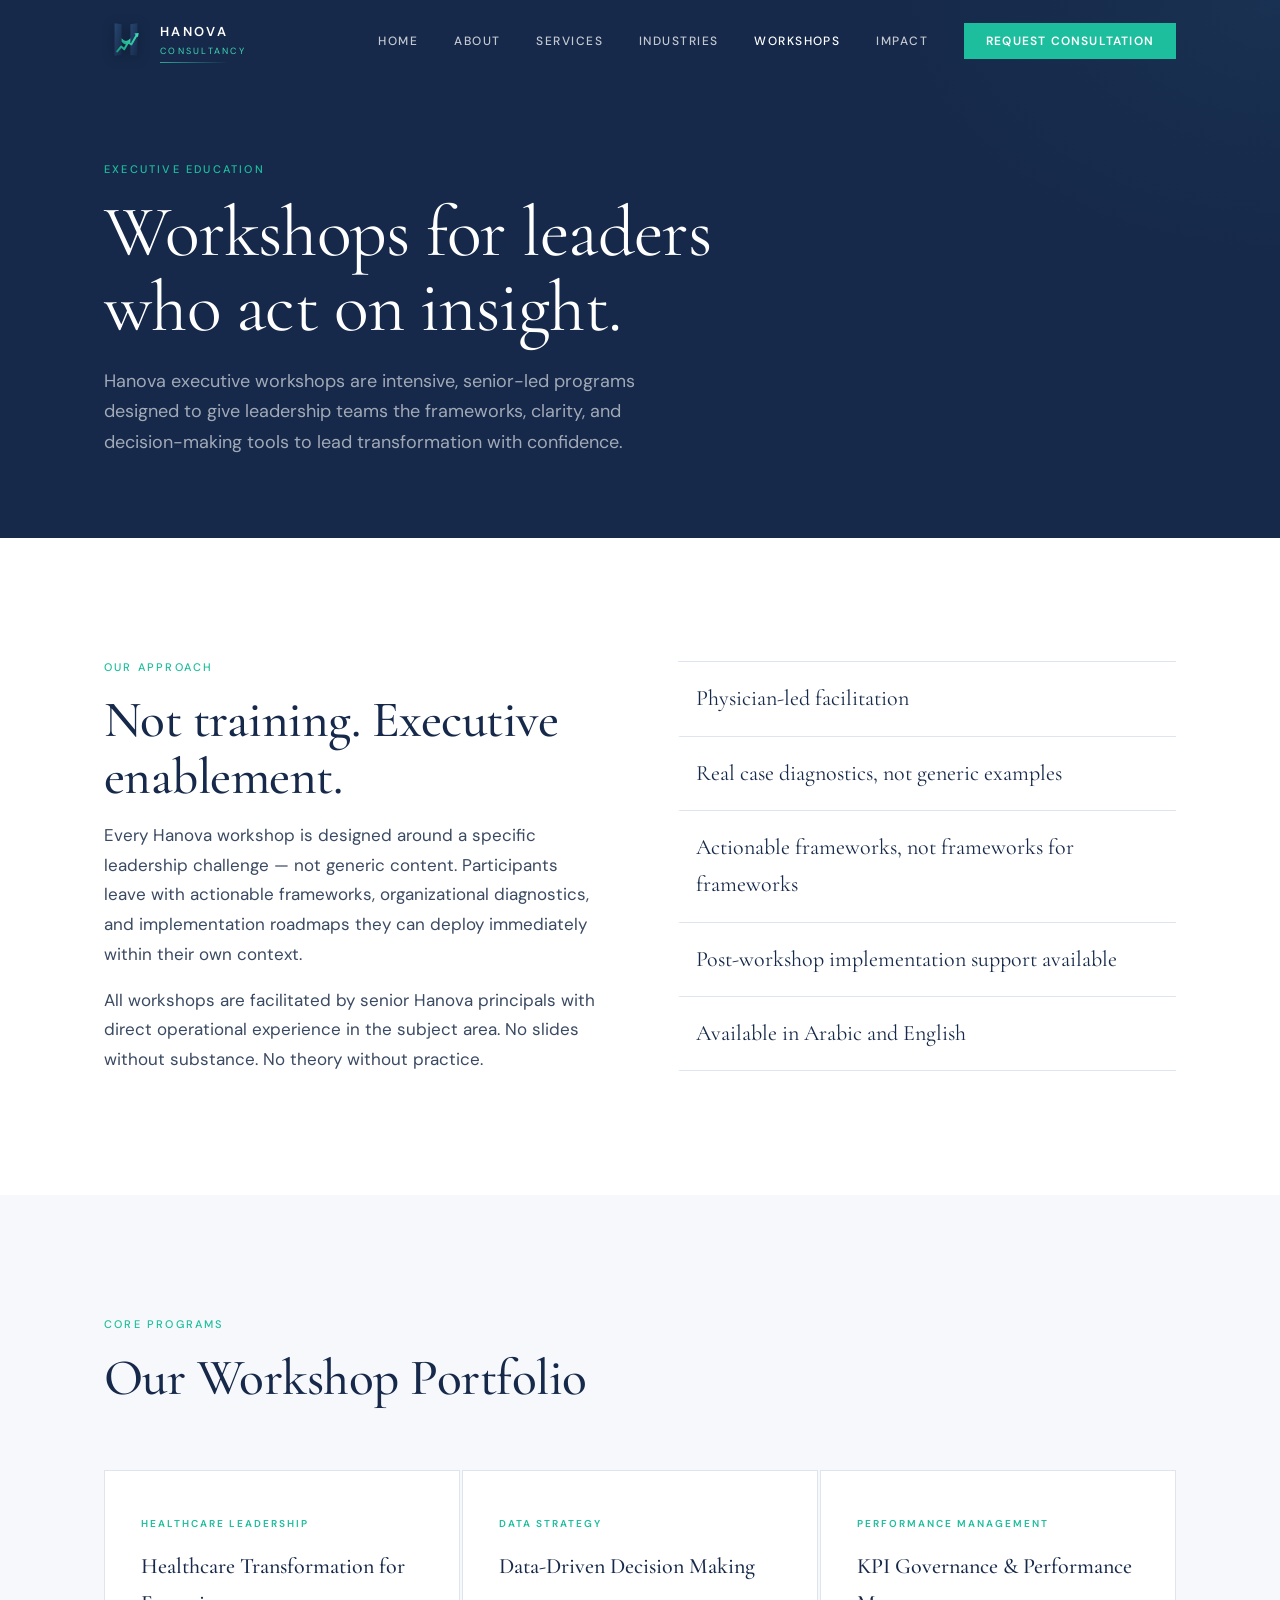
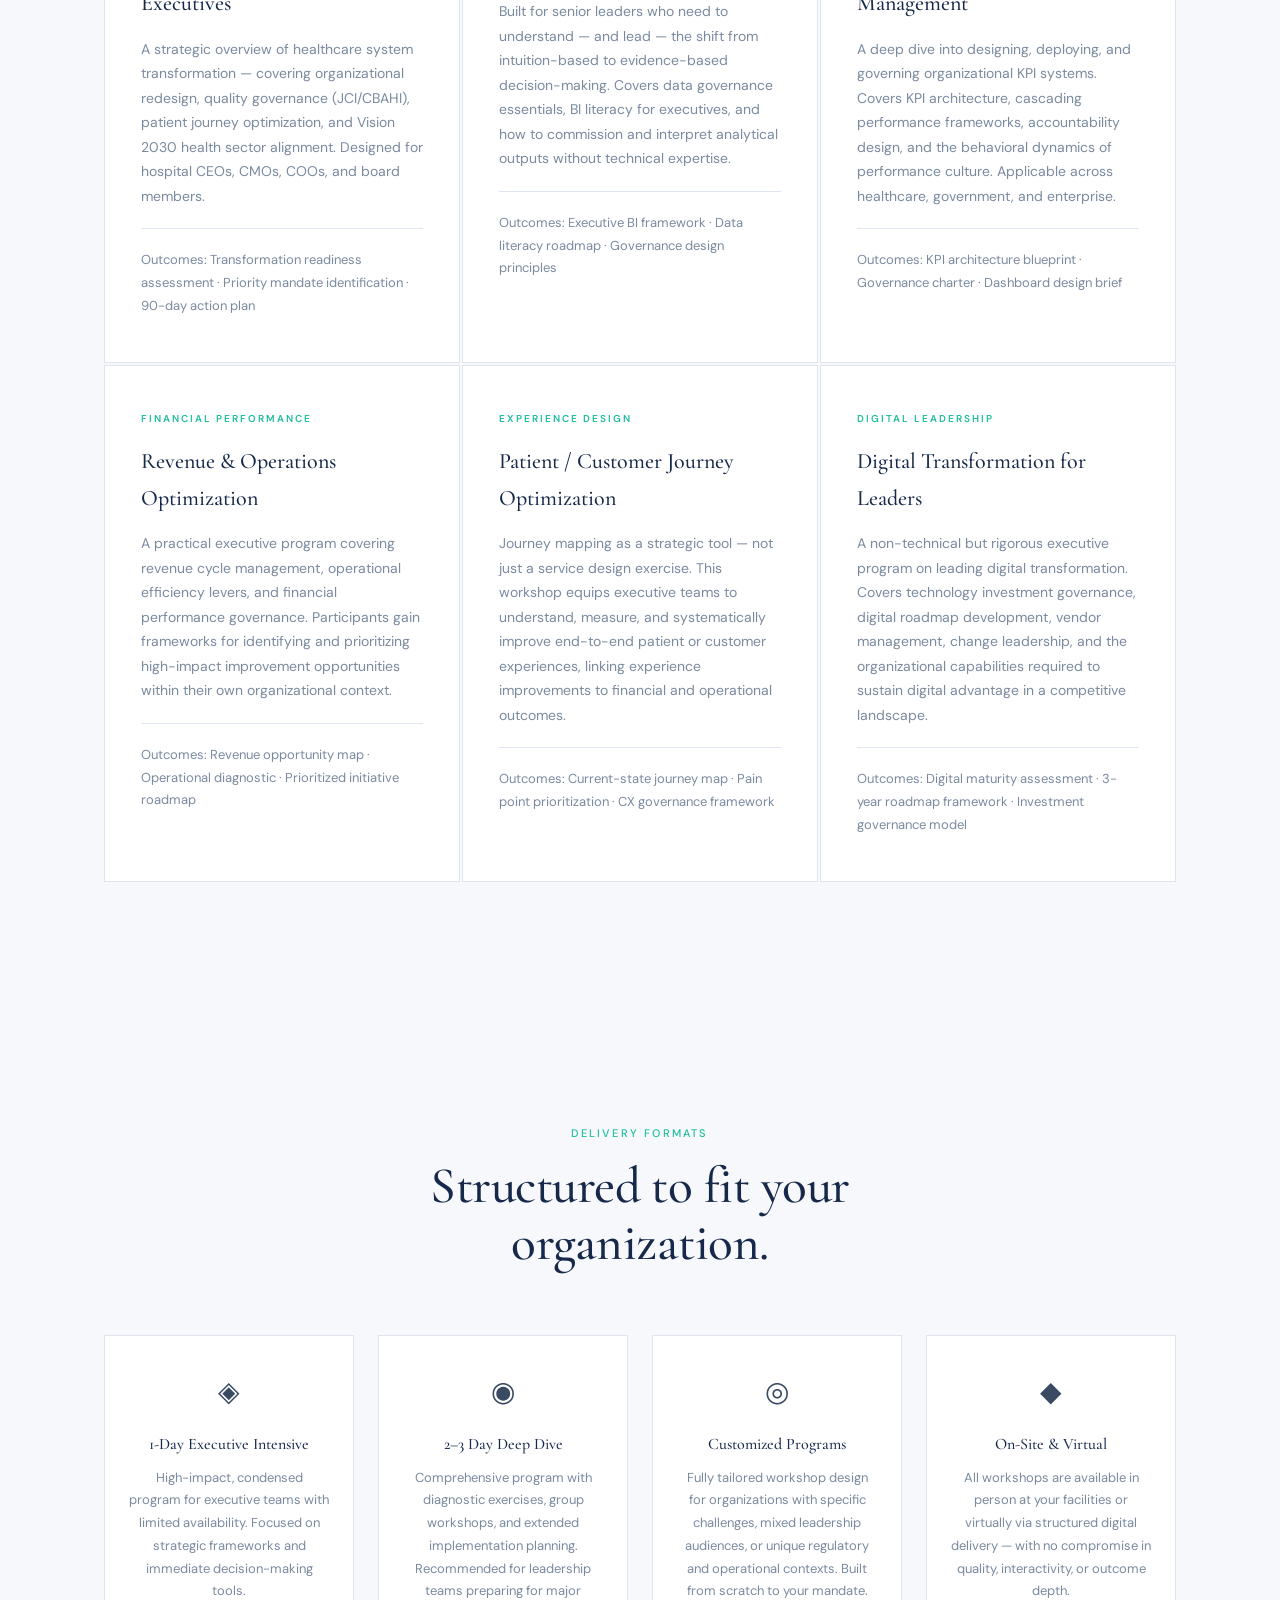
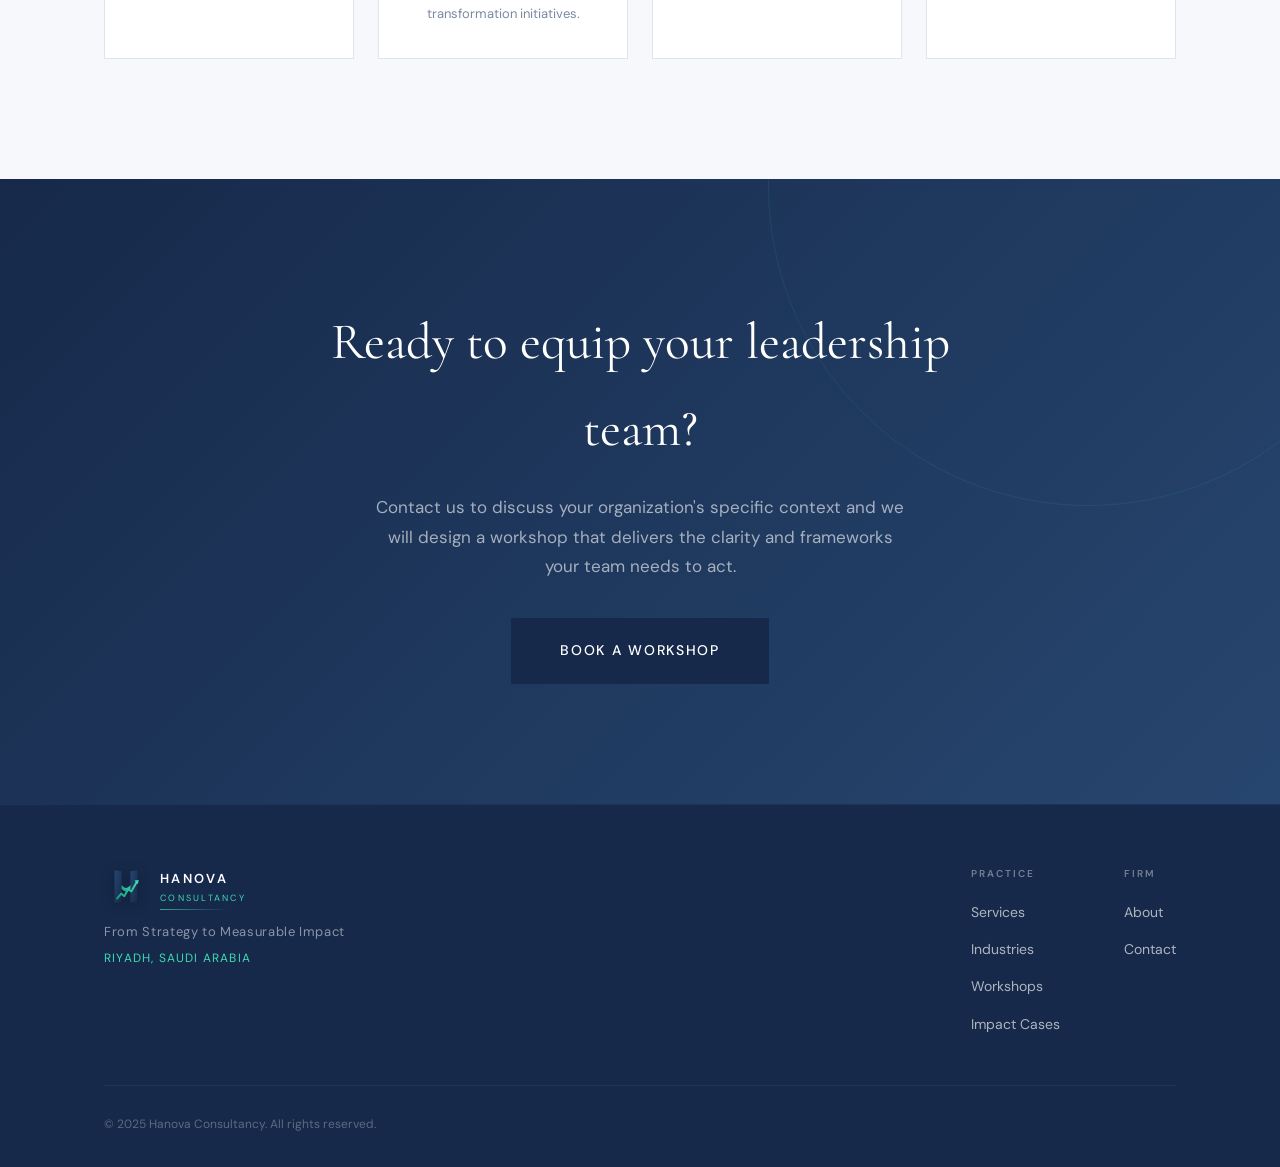
<file: site/workshops.html>
<!DOCTYPE html>
<html lang="en">
<head>
  <meta charset="UTF-8" />
  <meta name="viewport" content="width=device-width, initial-scale=1.0" />
  <meta name="description" content="Hanova Executive Workshops — Intensive programs for senior leaders in healthcare transformation, data strategy, KPI governance, and digital transformation." />
  <title>Executive Workshops — Hanova Consultancy</title>
  <link rel="stylesheet" href="style.css" />
  <link rel="icon" type="image/svg+xml" href="assets/logo-mark.svg" />
  <link rel="preconnect" href="https://fonts.googleapis.com" />
  <link href="https://fonts.googleapis.com/css2?family=Cormorant+Garamond:wght@300;400;500;600;700&family=DM+Sans:wght@300;400;500;600&display=swap" rel="stylesheet" />
</head>
<body>

  <nav class="nav scrolled" id="nav">
    <div class="nav-inner container">
      <a href="index.html" class="logo">
        <span class="logo-mark">H</span>
        <span class="logo-text">HANOVA <span class="logo-sub">CONSULTANCY</span></span>
      </a>
      <button class="nav-toggle" aria-label="Toggle menu" onclick="toggleMenu()">
        <span></span><span></span><span></span>
      </button>
      <ul class="nav-links" id="navLinks">
        <li><a href="index.html">Home</a></li>
        <li><a href="about.html">About</a></li>
        <li><a href="services.html">Services</a></li>
        <li><a href="industries.html">Industries</a></li>
        <li><a href="workshops.html" class="active">Workshops</a></li>
        <li><a href="impact.html">Impact</a></li>
        <li><a href="contact.html" class="nav-cta">Request Consultation</a></li>
      </ul>
    </div>
  </nav>

  <section class="page-hero">
    <div class="container">
      <span class="page-hero-eyebrow">Executive Education</span>
      <h1>Workshops for leaders<br/>who act on insight.</h1>
      <p>Hanova executive workshops are intensive, senior-led programs designed to give leadership teams the frameworks, clarity, and decision-making tools to lead transformation with confidence.</p>
    </div>
  </section>

  <!-- WORKSHOPS INTRO -->
  <section class="section-padding">
    <div class="container grid-2 align-center">
      <div class="fade-up">
        <div class="section-eyebrow">Our Approach</div>
        <h2 class="section-headline">Not training. Executive enablement.</h2>
        <p>Every Hanova workshop is designed around a specific leadership challenge — not generic content. Participants leave with actionable frameworks, organizational diagnostics, and implementation roadmaps they can deploy immediately within their own context.</p>
        <p>All workshops are facilitated by senior Hanova principals with direct operational experience in the subject area. No slides without substance. No theory without practice.</p>
      </div>
      <div class="workshops-list fade-up">
        <div class="workshop-teaser-item">Physician-led facilitation</div>
        <div class="workshop-teaser-item">Real case diagnostics, not generic examples</div>
        <div class="workshop-teaser-item">Actionable frameworks, not frameworks for frameworks</div>
        <div class="workshop-teaser-item">Post-workshop implementation support available</div>
        <div class="workshop-teaser-item">Available in Arabic and English</div>
      </div>
    </div>
  </section>

  <!-- WORKSHOP CARDS -->
  <section class="workshops-grid section-padding bg-light">
    <div class="container">
      <div class="section-header fade-up">
        <div class="section-eyebrow">Core Programs</div>
        <h2 class="section-headline">Our Workshop Portfolio</h2>
      </div>
      <div class="workshop-cards">

        <div class="workshop-card fade-up">
          <span class="workshop-tag">Healthcare Leadership</span>
          <h3>Healthcare Transformation for Executives</h3>
          <p>A strategic overview of healthcare system transformation — covering organizational redesign, quality governance (JCI/CBAHI), patient journey optimization, and Vision 2030 health sector alignment. Designed for hospital CEOs, CMOs, COOs, and board members.</p>
          <div style="margin-top:20px; padding-top:20px; border-top:1px solid var(--border);">
            <p style="font-size:13px; color:var(--text-muted); margin:0;">Outcomes: Transformation readiness assessment · Priority mandate identification · 90-day action plan</p>
          </div>
        </div>

        <div class="workshop-card fade-up">
          <span class="workshop-tag">Data Strategy</span>
          <h3>Data-Driven Decision Making</h3>
          <p>Built for senior leaders who need to understand — and lead — the shift from intuition-based to evidence-based decision-making. Covers data governance essentials, BI literacy for executives, and how to commission and interpret analytical outputs without technical expertise.</p>
          <div style="margin-top:20px; padding-top:20px; border-top:1px solid var(--border);">
            <p style="font-size:13px; color:var(--text-muted); margin:0;">Outcomes: Executive BI framework · Data literacy roadmap · Governance design principles</p>
          </div>
        </div>

        <div class="workshop-card fade-up">
          <span class="workshop-tag">Performance Management</span>
          <h3>KPI Governance &amp; Performance Management</h3>
          <p>A deep dive into designing, deploying, and governing organizational KPI systems. Covers KPI architecture, cascading performance frameworks, accountability design, and the behavioral dynamics of performance culture. Applicable across healthcare, government, and enterprise.</p>
          <div style="margin-top:20px; padding-top:20px; border-top:1px solid var(--border);">
            <p style="font-size:13px; color:var(--text-muted); margin:0;">Outcomes: KPI architecture blueprint · Governance charter · Dashboard design brief</p>
          </div>
        </div>

        <div class="workshop-card fade-up">
          <span class="workshop-tag">Financial Performance</span>
          <h3>Revenue &amp; Operations Optimization</h3>
          <p>A practical executive program covering revenue cycle management, operational efficiency levers, and financial performance governance. Participants gain frameworks for identifying and prioritizing high-impact improvement opportunities within their own organizational context.</p>
          <div style="margin-top:20px; padding-top:20px; border-top:1px solid var(--border);">
            <p style="font-size:13px; color:var(--text-muted); margin:0;">Outcomes: Revenue opportunity map · Operational diagnostic · Prioritized initiative roadmap</p>
          </div>
        </div>

        <div class="workshop-card fade-up">
          <span class="workshop-tag">Experience Design</span>
          <h3>Patient / Customer Journey Optimization</h3>
          <p>Journey mapping as a strategic tool — not just a service design exercise. This workshop equips executive teams to understand, measure, and systematically improve end-to-end patient or customer experiences, linking experience improvements to financial and operational outcomes.</p>
          <div style="margin-top:20px; padding-top:20px; border-top:1px solid var(--border);">
            <p style="font-size:13px; color:var(--text-muted); margin:0;">Outcomes: Current-state journey map · Pain point prioritization · CX governance framework</p>
          </div>
        </div>

        <div class="workshop-card fade-up">
          <span class="workshop-tag">Digital Leadership</span>
          <h3>Digital Transformation for Leaders</h3>
          <p>A non-technical but rigorous executive program on leading digital transformation. Covers technology investment governance, digital roadmap development, vendor management, change leadership, and the organizational capabilities required to sustain digital advantage in a competitive landscape.</p>
          <div style="margin-top:20px; padding-top:20px; border-top:1px solid var(--border);">
            <p style="font-size:13px; color:var(--text-muted); margin:0;">Outcomes: Digital maturity assessment · 3-year roadmap framework · Investment governance model</p>
          </div>
        </div>

      </div>
    </div>
  </section>

  <!-- FORMATS -->
  <section class="formats-section">
    <div class="container">
      <div class="section-header centered fade-up">
        <div class="section-eyebrow">Delivery Formats</div>
        <h2 class="section-headline">Structured to fit your organization.</h2>
      </div>
      <div class="formats-grid">
        <div class="format-card fade-up">
          <span class="format-icon">◈</span>
          <h4>1-Day Executive Intensive</h4>
          <p>High-impact, condensed program for executive teams with limited availability. Focused on strategic frameworks and immediate decision-making tools.</p>
        </div>
        <div class="format-card fade-up">
          <span class="format-icon">◉</span>
          <h4>2–3 Day Deep Dive</h4>
          <p>Comprehensive program with diagnostic exercises, group workshops, and extended implementation planning. Recommended for leadership teams preparing for major transformation initiatives.</p>
        </div>
        <div class="format-card fade-up">
          <span class="format-icon">◎</span>
          <h4>Customized Programs</h4>
          <p>Fully tailored workshop design for organizations with specific challenges, mixed leadership audiences, or unique regulatory and operational contexts. Built from scratch to your mandate.</p>
        </div>
        <div class="format-card fade-up">
          <span class="format-icon">◆</span>
          <h4>On-Site &amp; Virtual</h4>
          <p>All workshops are available in person at your facilities or virtually via structured digital delivery — with no compromise in quality, interactivity, or outcome depth.</p>
        </div>
      </div>
    </div>
  </section>

  <!-- CTA -->
  <section class="cta-banner">
    <div class="container centered fade-up">
      <h2>Ready to equip your leadership team?</h2>
      <p>Contact us to discuss your organization's specific context and we will design a workshop that delivers the clarity and frameworks your team needs to act.</p>
      <a href="contact.html" class="btn btn-primary btn-lg">Book a Workshop</a>
    </div>
  </section>

  <footer class="footer">
    <div class="container">
      <div class="footer-top">
        <div class="footer-brand">
          <a href="index.html" class="logo">
            <span class="logo-mark">H</span>
            <span class="logo-text">HANOVA <span class="logo-sub">CONSULTANCY</span></span>
          </a>
          <p class="footer-tagline">From Strategy to Measurable Impact</p>
          <p class="footer-location">Riyadh, Saudi Arabia</p>
        </div>
        <div class="footer-nav">
          <div class="footer-col">
            <h5>Practice</h5>
            <ul>
              <li><a href="services.html">Services</a></li>
              <li><a href="industries.html">Industries</a></li>
              <li><a href="workshops.html">Workshops</a></li>
              <li><a href="impact.html">Impact Cases</a></li>
            </ul>
          </div>
          <div class="footer-col">
            <h5>Firm</h5>
            <ul>
              <li><a href="about.html">About</a></li>
              <li><a href="contact.html">Contact</a></li>
            </ul>
          </div>
        </div>
      </div>
      <div class="footer-bottom">
        <p>© 2025 Hanova Consultancy. All rights reserved.</p>
      </div>
    </div>
  </footer>

  <script src="main.js"></script>
</body>
</html>
</file>
<file: site/style.css>
/* ============================================================
   HANOVA CONSULTANCY — PREMIUM CORPORATE STYLESHEET
   Design: Logo-aligned. Deep navy + emerald-teal growth accent.
   Fonts: Cormorant Garamond (headlines) + DM Sans (body)
   Brand colors derived from official Hanova logo:
     navy pillars  → #16294A / #27466F
     teal arrow    → #159E80 → #3FD9B4
     impact accent → #E8732C
   ============================================================ */

/* --- DESIGN TOKENS --- */
:root {
  /* Navy (logo H pillars) */
  --navy:       #16294A;
  --navy-mid:   #1E3559;
  --navy-light: #27466F;
  --navy-deep:  #0F1E37;

  /* Teal / emerald (logo growth arrow) — kept on --gold names for back-compat */
  --gold:       #1DBE9D;   /* primary brand accent (was gold) */
  --gold-light: #3FD9B4;   /* lighter accent (was gold-light) */
  --teal:       #1DBE9D;
  --teal-light: #3FD9B4;
  --teal-deep:  #0E8C72;

  /* Impact orange (from logo's "IMPACT" word) */
  --orange:       #E8732C;
  --orange-light: #F5A269;

  --white:      #FFFFFF;
  --off-white:  #F6F8FB;
  --light-gray: #EAEFF5;
  --mid-gray:   #8696AB;
  --text-dark:  #0F1E37;
  --text-body:  #3A4A62;
  --text-muted: #7A8A9F;
  --border:     #DEE5EE;
  --border-dark:#1E3559;

  --ff-display: 'Cormorant Garamond', Georgia, serif;
  --ff-body:    'DM Sans', -apple-system, sans-serif;

  --ease-out: cubic-bezier(0.16, 1, 0.3, 1);
  --ease-in-out: cubic-bezier(0.4, 0, 0.2, 1);

  --max-w: 1200px;
  --section-pad: clamp(72px, 10vw, 120px) 0;
}

/* --- RESET & BASE --- */
*, *::before, *::after { box-sizing: border-box; margin: 0; padding: 0; }

html { scroll-behavior: smooth; font-size: 16px; -webkit-font-smoothing: antialiased; }

body {
  font-family: var(--ff-body);
  color: var(--text-body);
  background: var(--white);
  line-height: 1.7;
  overflow-x: hidden;
}

img { max-width: 100%; display: block; }
a { color: inherit; text-decoration: none; }
ul { list-style: none; }

/* --- UTILITY --- */
.container {
  width: 100%;
  max-width: var(--max-w);
  margin: 0 auto;
  padding: 0 clamp(20px, 5vw, 64px);
}

.section-padding { padding: var(--section-pad); }

.bg-dark   { background: var(--navy); color: var(--white); }
.bg-light  { background: var(--off-white); }

.grid-2 {
  display: grid;
  grid-template-columns: 1fr 1fr;
  gap: clamp(40px, 6vw, 80px);
  align-items: start;
}

.align-center { align-items: center; }
.centered { text-align: center; }
.mt-md { margin-top: 32px; display: inline-block; }
.mt-lg { margin-top: 48px; }

/* --- TYPOGRAPHY --- */
.section-eyebrow {
  font-family: var(--ff-body);
  font-size: 11px;
  font-weight: 500;
  letter-spacing: 0.2em;
  text-transform: uppercase;
  color: var(--gold);
  margin-bottom: 16px;
}

.section-eyebrow.light { color: var(--gold-light); }

.section-headline {
  font-family: var(--ff-display);
  font-size: clamp(32px, 4vw, 52px);
  font-weight: 500;
  line-height: 1.1;
  color: var(--navy);
  letter-spacing: -0.01em;
}

.section-headline.light { color: var(--white); }

.section-header { margin-bottom: clamp(40px, 6vw, 64px); }
.section-header.centered { text-align: center; max-width: 600px; margin-left: auto; margin-right: auto; }

p {
  font-size: clamp(15px, 1.5vw, 17px);
  color: var(--text-body);
  line-height: 1.75;
  margin-top: 16px;
}

h1, h2, h3, h4 { font-family: var(--ff-display); font-weight: 500; color: var(--navy); }
h3 { font-size: clamp(20px, 2.5vw, 26px); }
h4 { font-size: clamp(17px, 2vw, 20px); }

/* --- BUTTONS --- */
.btn {
  display: inline-flex;
  align-items: center;
  gap: 8px;
  font-family: var(--ff-body);
  font-size: 13px;
  font-weight: 500;
  letter-spacing: 0.12em;
  text-transform: uppercase;
  padding: 16px 36px;
  border: 1.5px solid transparent;
  cursor: pointer;
  transition: all 0.3s var(--ease-out);
}

.btn-primary {
  background: var(--navy);
  color: var(--white);
  border-color: var(--navy);
}

.btn-primary:hover {
  background: var(--navy-light);
  border-color: var(--navy-light);
  transform: translateY(-1px);
  box-shadow: 0 8px 24px rgba(11,22,35,0.2);
}

.btn-ghost {
  background: transparent;
  color: var(--white);
  border-color: rgba(255,255,255,0.4);
}

.btn-ghost:hover {
  background: rgba(255,255,255,0.08);
  border-color: rgba(255,255,255,0.7);
}

.btn-outline-light {
  background: transparent;
  color: var(--white);
  border-color: rgba(255,255,255,0.35);
}

.btn-outline-light:hover {
  background: var(--white);
  color: var(--navy);
}

.btn-lg { padding: 20px 48px; font-size: 14px; }

/* Arrow link */
.link-arrow {
  display: inline-flex;
  align-items: center;
  gap: 8px;
  font-size: 13px;
  font-weight: 500;
  letter-spacing: 0.1em;
  text-transform: uppercase;
  color: var(--navy);
  margin-top: 28px;
  transition: gap 0.25s var(--ease-out);
}

.link-arrow::after { content: '→'; }
.link-arrow:hover { gap: 14px; }

/* --- NAVIGATION --- */
.nav {
  position: fixed;
  top: 0; left: 0; right: 0;
  z-index: 100;
  transition: background 0.4s var(--ease-out), box-shadow 0.4s;
  padding: 0;
}

.nav.scrolled {
  background: rgba(15,30,55,0.97);
  backdrop-filter: blur(12px);
  box-shadow: 0 1px 0 rgba(255,255,255,0.06);
}

.nav-inner {
  display: flex;
  align-items: center;
  justify-content: space-between;
  height: 80px;
}

.logo {
  display: flex;
  align-items: center;
  gap: 12px;
  text-decoration: none;
}

.logo-mark {
  width: 44px; height: 44px;
  display: inline-flex;
  align-items: center;
  justify-content: center;
  flex-shrink: 0;
  background: transparent;
  /* Replaced character "H" with the official SVG logo via background-image
     so existing markup (<span class="logo-mark">H</span>) keeps working. */
  background-image: url("assets/logo-mark.svg");
  background-size: contain;
  background-repeat: no-repeat;
  background-position: center;
  font-size: 0;        /* hide the literal "H" text inside the span */
  color: transparent;
  text-indent: -9999px;
  overflow: hidden;
  filter: drop-shadow(0 2px 6px rgba(0,0,0,0.25));
}

.logo-text {
  font-family: var(--ff-body);
  font-size: 13px;
  font-weight: 600;
  letter-spacing: 0.18em;
  color: var(--white);
}

.logo-sub {
  display: block;
  font-size: 9px;
  font-weight: 400;
  letter-spacing: 0.25em;
  color: var(--gold-light);
  margin-top: 1px;
}

.nav-links {
  display: flex;
  align-items: center;
  gap: 36px;
}

.nav-links a {
  font-size: 12px;
  font-weight: 500;
  letter-spacing: 0.12em;
  text-transform: uppercase;
  color: rgba(255,255,255,0.75);
  transition: color 0.2s;
}

.nav-links a:hover,
.nav-links a.active { color: var(--white); }

.nav-cta {
  background: var(--gold) !important;
  color: var(--navy) !important;
  padding: 10px 22px;
  font-weight: 600 !important;
  letter-spacing: 0.1em !important;
}

.nav-cta:hover { background: var(--gold-light) !important; }

.nav-toggle {
  display: none;
  flex-direction: column;
  gap: 5px;
  background: none;
  border: none;
  cursor: pointer;
  padding: 4px;
}

.nav-toggle span {
  width: 24px; height: 1.5px;
  background: var(--white);
  display: block;
  transition: transform 0.3s;
}

/* --- HERO --- */
.hero {
  min-height: 100vh;
  display: flex;
  align-items: center;
  position: relative;
  background: var(--navy);
  overflow: hidden;
}

.hero-bg {
  position: absolute;
  inset: 0;
  background:
    radial-gradient(ellipse 60% 70% at 100% 0%, rgba(39,70,111,0.75) 0%, transparent 60%),
    radial-gradient(ellipse 50% 60% at 0% 100%, rgba(63,217,180,0.10) 0%, transparent 55%),
    linear-gradient(160deg, #0F1E37 0%, #1E3559 50%, #16294A 100%);
}

/* Geometric accent */
.hero-bg::before {
  content: '';
  position: absolute;
  top: -20%; right: -5%;
  width: 55%;
  aspect-ratio: 1;
  border: 1px solid rgba(63,217,180,0.1);
  border-radius: 50%;
  transform: rotate(-15deg);
}

.hero-bg::after {
  content: '';
  position: absolute;
  bottom: -15%; right: 5%;
  width: 35%;
  aspect-ratio: 1;
  border: 1px solid rgba(63,217,180,0.06);
  border-radius: 50%;
}

.hero-content {
  position: relative;
  z-index: 2;
  padding-top: 80px;
  max-width: 780px;
}

.hero-eyebrow {
  font-size: 11px;
  font-weight: 500;
  letter-spacing: 0.25em;
  text-transform: uppercase;
  color: var(--gold);
  margin-bottom: 24px;
}

.hero-headline {
  font-family: var(--ff-display);
  font-size: clamp(48px, 7vw, 88px);
  font-weight: 400;
  line-height: 1.0;
  color: var(--white);
  letter-spacing: -0.02em;
  margin-bottom: 28px;
}

.hero-headline em {
  font-style: italic;
  color: var(--gold);
}

.hero-sub {
  font-size: clamp(16px, 2vw, 19px);
  color: rgba(255,255,255,0.65);
  max-width: 560px;
  line-height: 1.65;
  margin-top: 0;
  margin-bottom: 40px;
}

.hero-actions {
  display: flex;
  gap: 16px;
  flex-wrap: wrap;
}

.hero-scroll-hint {
  position: absolute;
  bottom: 40px;
  left: clamp(20px, 5vw, 64px);
  display: flex;
  flex-direction: column;
  align-items: flex-start;
  gap: 12px;
  z-index: 2;
}

.hero-scroll-hint span {
  font-size: 10px;
  letter-spacing: 0.2em;
  text-transform: uppercase;
  color: rgba(255,255,255,0.35);
}

.scroll-line {
  width: 1px;
  height: 48px;
  background: linear-gradient(to bottom, rgba(63,217,180,0.7), transparent);
  animation: scrollPulse 2s ease-in-out infinite;
}

@keyframes scrollPulse {
  0%, 100% { opacity: 0.4; transform: scaleY(1); }
  50% { opacity: 1; transform: scaleY(1.1); }
}

/* --- CREDIBILITY --- */
.credibility {
  border-top: 1px solid var(--border);
  border-bottom: 1px solid var(--border);
  padding: 40px 0;
}

.credibility-label {
  font-size: 11px;
  font-weight: 500;
  letter-spacing: 0.18em;
  text-transform: uppercase;
  color: var(--text-muted);
  margin: 0 0 24px;
  text-align: center;
}

.logo-strip {
  display: flex;
  align-items: center;
  justify-content: center;
  flex-wrap: wrap;
  gap: 12px 32px;
}

.logo-placeholder {
  font-size: 11px;
  font-weight: 500;
  letter-spacing: 0.15em;
  text-transform: uppercase;
  color: var(--text-muted);
  padding: 10px 20px;
  border: 1px solid var(--border);
  opacity: 0.7;
  transition: opacity 0.2s;
}

.logo-placeholder:hover { opacity: 1; }

/* --- ABOUT PREVIEW --- */
.about-text .section-headline { margin-bottom: 20px; }

.stat-stack {
  display: grid;
  grid-template-columns: 1fr 1fr;
  gap: 16px;
}

.stat-card {
  background: var(--off-white);
  border: 1px solid var(--border);
  padding: 32px 24px;
  transition: transform 0.3s var(--ease-out), box-shadow 0.3s;
}

.stat-card:hover {
  transform: translateY(-4px);
  box-shadow: 0 12px 32px rgba(11,22,35,0.08);
}

.stat-card.accent {
  background: var(--navy);
  border-color: var(--navy);
}

.stat-card.accent .stat-num { color: var(--gold); }
.stat-card.accent .stat-label { color: rgba(255,255,255,0.65); }

.stat-num {
  font-family: var(--ff-display);
  font-size: clamp(36px, 4vw, 52px);
  font-weight: 600;
  color: var(--navy);
  line-height: 1;
  margin-bottom: 8px;
}

.stat-label {
  font-size: 12px;
  font-weight: 500;
  letter-spacing: 0.05em;
  color: var(--text-muted);
  text-transform: uppercase;
}

/* --- PILLARS --- */
.pillars-grid {
  display: grid;
  grid-template-columns: repeat(4, 1fr);
  gap: 2px;
  margin-top: 16px;
}

.pillar-card {
  padding: 48px 32px;
  border: 1px solid var(--border-dark);
  transition: background 0.3s var(--ease-out), transform 0.3s;
  position: relative;
  overflow: hidden;
}

.pillar-card::before {
  content: '';
  position: absolute;
  bottom: 0; left: 0;
  height: 2px;
  width: 0;
  background: var(--gold);
  transition: width 0.4s var(--ease-out);
}

.pillar-card:hover::before { width: 100%; }
.pillar-card:hover { background: rgba(63,217,180,0.04); }

.pillar-icon {
  font-size: 24px;
  color: var(--gold);
  margin-bottom: 20px;
  display: block;
}

.pillar-card h3 {
  color: var(--white);
  font-size: clamp(18px, 2vw, 22px);
  margin-bottom: 14px;
}

.pillar-card p {
  color: rgba(255,255,255,0.55);
  font-size: 14px;
  line-height: 1.65;
  margin: 0;
}

/* --- SERVICES --- */
.services-grid {
  display: grid;
  grid-template-columns: repeat(3, 1fr);
  gap: 2px;
}

.service-card {
  display: block;
  padding: 40px 36px;
  border: 1px solid var(--border);
  position: relative;
  transition: all 0.3s var(--ease-out);
  overflow: hidden;
  background: var(--white);
}

.service-card::before {
  content: '';
  position: absolute;
  inset: 0;
  background: var(--navy);
  transform: translateY(101%);
  transition: transform 0.4s var(--ease-out);
  z-index: 0;
}

.service-card:hover::before { transform: translateY(0); }

.service-card > * { position: relative; z-index: 1; }

.service-card:hover h3,
.service-card:hover p { color: var(--white); }

.service-card:hover .service-num { color: var(--gold); }
.service-card:hover .card-arrow { color: var(--gold); transform: translateX(4px); }

.service-num {
  font-family: var(--ff-display);
  font-size: 13px;
  font-weight: 400;
  color: var(--gold);
  letter-spacing: 0.1em;
  margin-bottom: 20px;
  display: block;
  transition: color 0.3s;
}

.service-card h3 {
  font-size: clamp(18px, 2vw, 22px);
  margin-bottom: 14px;
  transition: color 0.3s;
}

.service-card p {
  font-size: 14px;
  color: var(--text-muted);
  transition: color 0.3s;
  line-height: 1.65;
  margin: 0;
}

.card-arrow {
  display: block;
  margin-top: 24px;
  font-size: 18px;
  color: var(--navy);
  transition: transform 0.3s var(--ease-out), color 0.3s;
}

/* --- WHY HANOVA --- */
.why-grid {
  display: grid;
  grid-template-columns: repeat(3, 1fr);
  gap: 40px 48px;
}

.why-item {
  display: flex;
  gap: 16px;
}

.why-marker {
  font-family: var(--ff-display);
  font-size: 24px;
  color: var(--gold);
  flex-shrink: 0;
  line-height: 1.2;
}

.why-item h4 { margin-bottom: 10px; }
.why-item p { margin: 0; font-size: 14.5px; }

/* --- INDUSTRIES --- */
.industry-list {
  border-top: 1px solid var(--border);
}

.industry-item {
  display: flex;
  align-items: center;
  justify-content: space-between;
  padding: 22px 0;
  border-bottom: 1px solid var(--border);
  transition: padding-left 0.3s var(--ease-out);
}

.industry-item:hover {
  padding-left: 12px;
}

.industry-name {
  font-family: var(--ff-display);
  font-size: clamp(20px, 2.5vw, 28px);
  color: var(--navy);
  font-weight: 500;
  transition: color 0.2s;
}

.industry-item:hover .industry-name { color: var(--gold); }

.industry-arrow {
  font-size: 20px;
  color: var(--text-muted);
  transition: transform 0.3s var(--ease-out), color 0.3s;
}

.industry-item:hover .industry-arrow { transform: translateX(6px); color: var(--gold); }

/* --- IMPACT PREVIEW --- */
.impact-grid {
  display: grid;
  grid-template-columns: repeat(4, 1fr);
  gap: 2px;
}

.impact-card {
  padding: 48px 32px;
  border: 1px solid var(--border-dark);
  transition: background 0.3s var(--ease-out);
}

.impact-card:hover { background: rgba(63,217,180,0.06); }

.impact-metric {
  font-family: var(--ff-display);
  font-size: clamp(44px, 5vw, 64px);
  font-weight: 600;
  color: var(--gold);
  line-height: 1;
  margin-bottom: 12px;
}

.impact-area {
  font-size: 14px;
  font-weight: 600;
  color: var(--white);
  letter-spacing: 0.05em;
  margin-bottom: 10px;
}

.impact-desc {
  font-size: 13px;
  color: rgba(255,255,255,0.45);
  line-height: 1.55;
}

/* --- WORKSHOPS TEASER --- */
.workshops-list {
  display: flex;
  flex-direction: column;
  gap: 0;
  border-top: 1px solid var(--border);
}

.workshop-teaser-item {
  padding: 18px 0;
  font-family: var(--ff-display);
  font-size: clamp(17px, 2vw, 22px);
  color: var(--navy);
  border-bottom: 1px solid var(--border);
  padding-left: 16px;
  border-left: 2px solid transparent;
  transition: border-color 0.25s, padding-left 0.25s;
}

.workshop-teaser-item:hover { border-left-color: var(--gold); padding-left: 20px; }

/* --- CTA BANNER --- */
.cta-banner {
  background: linear-gradient(135deg, var(--navy) 0%, var(--navy-light) 100%);
  padding: clamp(72px, 10vw, 120px) 0;
  position: relative;
  overflow: hidden;
}

.cta-banner::before {
  content: '';
  position: absolute;
  top: -50%; right: -10%;
  width: 50%;
  aspect-ratio: 1;
  border: 1px solid rgba(63,217,180,0.1);
  border-radius: 50%;
}

.cta-banner h2 {
  font-family: var(--ff-display);
  font-size: clamp(30px, 4vw, 52px);
  color: var(--white);
  font-weight: 400;
  max-width: 640px;
  margin: 0 auto 20px;
}

.cta-banner p {
  color: rgba(255,255,255,0.6);
  max-width: 540px;
  margin: 0 auto 36px;
  font-size: clamp(15px, 1.5vw, 17px);
}

/* --- FOOTER --- */
.footer {
  background: var(--navy);
  border-top: 1px solid var(--border-dark);
  padding: 60px 0 32px;
}

.footer-top {
  display: flex;
  justify-content: space-between;
  gap: 48px;
  padding-bottom: 48px;
  border-bottom: 1px solid var(--border-dark);
  margin-bottom: 28px;
}

.footer-tagline {
  font-size: 13px;
  color: rgba(255,255,255,0.5);
  margin: 12px 0 4px;
  letter-spacing: 0.05em;
}

.footer-location {
  font-size: 12px;
  color: var(--gold);
  letter-spacing: 0.1em;
  margin: 0;
  text-transform: uppercase;
}

.footer-nav { display: flex; gap: 64px; }

.footer-col h5 {
  font-family: var(--ff-body);
  font-size: 10px;
  font-weight: 600;
  letter-spacing: 0.2em;
  text-transform: uppercase;
  color: rgba(255,255,255,0.4);
  margin-bottom: 16px;
}

.footer-col ul { display: flex; flex-direction: column; gap: 10px; }

.footer-col a {
  font-size: 14px;
  color: rgba(255,255,255,0.65);
  transition: color 0.2s;
}

.footer-col a:hover { color: var(--white); }

.footer-bottom p {
  font-size: 12px;
  color: rgba(255,255,255,0.3);
  margin: 0;
}

/* ============================
   INNER PAGES — SHARED
   ============================ */

/* Page Hero (inner pages) */
.page-hero {
  background: var(--navy);
  padding: 160px 0 80px;
  position: relative;
  overflow: hidden;
}

.page-hero::before {
  content: '';
  position: absolute;
  inset: 0;
  background: radial-gradient(ellipse 50% 80% at 100% 0%, rgba(26,51,84,0.8) 0%, transparent 60%);
}

.page-hero .container { position: relative; z-index: 2; }

.page-hero-eyebrow {
  font-size: 11px;
  font-weight: 500;
  letter-spacing: 0.2em;
  text-transform: uppercase;
  color: var(--gold);
  display: block;
  margin-bottom: 16px;
}

.page-hero h1 {
  font-family: var(--ff-display);
  font-size: clamp(40px, 6vw, 72px);
  font-weight: 400;
  color: var(--white);
  line-height: 1.05;
  max-width: 700px;
  letter-spacing: -0.01em;
}

.page-hero p {
  color: rgba(255,255,255,0.6);
  max-width: 560px;
  font-size: clamp(16px, 2vw, 18px);
  margin-top: 20px;
  line-height: 1.7;
}

/* ============================
   ABOUT PAGE
   ============================ */
.about-intro { padding: var(--section-pad); }

.about-intro .grid-2 { align-items: center; }

.mission-vision {
  padding: var(--section-pad);
  background: var(--off-white);
}

.mv-grid {
  display: grid;
  grid-template-columns: 1fr 1fr;
  gap: 2px;
  margin-top: 48px;
}

.mv-card {
  padding: 48px 40px;
  background: var(--white);
  border: 1px solid var(--border);
}

.mv-label {
  font-size: 10px;
  letter-spacing: 0.2em;
  text-transform: uppercase;
  color: var(--gold);
  font-weight: 600;
  margin-bottom: 16px;
  display: block;
}

.mv-card h3 {
  font-size: clamp(22px, 2.5vw, 30px);
  margin-bottom: 16px;
}

.mv-card p { margin: 0; font-size: 15px; }

.differentiators { padding: var(--section-pad); }

.diff-grid {
  display: grid;
  grid-template-columns: repeat(3, 1fr);
  gap: 40px;
  margin-top: 48px;
}

.diff-card {
  padding: 36px 32px;
  border-top: 2px solid var(--gold);
  background: var(--off-white);
}

.diff-num {
  font-family: var(--ff-display);
  font-size: 40px;
  color: var(--light-gray);
  line-height: 1;
  margin-bottom: 16px;
}

.diff-card h4 { margin-bottom: 12px; }
.diff-card p { margin: 0; font-size: 14.5px; }

/* ============================
   SERVICES PAGE
   ============================ */
.services-detail { padding: var(--section-pad); }

.service-block {
  display: grid;
  grid-template-columns: 1fr 2fr;
  gap: 64px;
  padding: 64px 0;
  border-bottom: 1px solid var(--border);
}

.service-block:first-child { padding-top: 0; }
.service-block:last-child { border-bottom: none; }

.service-sidebar { position: sticky; top: 100px; align-self: start; }

.service-sidebar .service-num { font-size: 14px; margin-bottom: 12px; }
.service-sidebar h3 { font-size: clamp(22px, 2.5vw, 30px); }

.service-body h4 {
  font-size: 13px;
  font-weight: 600;
  letter-spacing: 0.12em;
  text-transform: uppercase;
  color: var(--text-muted);
  margin-bottom: 12px;
  margin-top: 32px;
}

.service-body h4:first-child { margin-top: 0; }

.outcome-list {
  margin-top: 8px;
  display: flex;
  flex-direction: column;
  gap: 8px;
}

.outcome-list li {
  font-size: 14.5px;
  color: var(--text-body);
  padding-left: 20px;
  position: relative;
}

.outcome-list li::before {
  content: '→';
  position: absolute;
  left: 0;
  color: var(--gold);
  font-size: 12px;
}

/* ============================
   INDUSTRIES PAGE
   ============================ */
.industries-detail { padding: var(--section-pad); }

.industry-grid {
  display: grid;
  grid-template-columns: repeat(2, 1fr);
  gap: 2px;
}

.industry-card {
  padding: 48px 40px;
  border: 1px solid var(--border);
  transition: all 0.3s var(--ease-out);
  position: relative;
  overflow: hidden;
}

.industry-card::after {
  content: '';
  position: absolute;
  bottom: 0; left: 0;
  height: 3px;
  width: 0;
  background: var(--gold);
  transition: width 0.4s var(--ease-out);
}

.industry-card:hover::after { width: 100%; }
.industry-card:hover { background: var(--off-white); }

.industry-icon {
  font-size: 28px;
  margin-bottom: 20px;
  display: block;
}

.industry-card h3 { margin-bottom: 14px; font-size: clamp(20px, 2vw, 24px); }
.industry-card p { margin: 0; font-size: 14.5px; }

/* ============================
   WORKSHOPS PAGE
   ============================ */
.workshops-grid { padding: var(--section-pad); }

.workshop-cards {
  display: grid;
  grid-template-columns: repeat(3, 1fr);
  gap: 2px;
  margin-bottom: 2px;
}

.workshop-card {
  padding: 44px 36px;
  border: 1px solid var(--border);
  background: var(--white);
  transition: transform 0.3s var(--ease-out), box-shadow 0.3s;
}

.workshop-card:hover {
  transform: translateY(-4px);
  box-shadow: 0 16px 48px rgba(11,22,35,0.1);
  z-index: 2;
}

.workshop-tag {
  font-size: 10px;
  font-weight: 600;
  letter-spacing: 0.2em;
  text-transform: uppercase;
  color: var(--gold);
  display: block;
  margin-bottom: 16px;
}

.workshop-card h3 { margin-bottom: 14px; font-size: clamp(18px, 2vw, 22px); }
.workshop-card p { margin: 0; font-size: 14px; color: var(--text-muted); }

.formats-section { padding: var(--section-pad); background: var(--off-white); }

.formats-grid {
  display: grid;
  grid-template-columns: repeat(4, 1fr);
  gap: 24px;
  margin-top: 48px;
}

.format-card {
  padding: 32px 24px;
  background: var(--white);
  border: 1px solid var(--border);
  text-align: center;
}

.format-icon {
  font-size: 28px;
  margin-bottom: 16px;
  display: block;
}

.format-card h4 { margin-bottom: 8px; font-size: 16px; }
.format-card p { margin: 0; font-size: 13px; color: var(--text-muted); }

/* ============================
   IMPACT PAGE
   ============================ */
.impact-detail { padding: var(--section-pad); }

.impact-full-grid {
  display: grid;
  grid-template-columns: repeat(2, 1fr);
  gap: 2px;
}

.impact-full-card {
  padding: 56px 48px;
  border: 1px solid var(--border);
  transition: all 0.3s var(--ease-out);
  position: relative;
  overflow: hidden;
}

.impact-full-card::before {
  content: '';
  position: absolute;
  top: 0; right: 0;
  width: 3px;
  height: 0;
  background: var(--gold);
  transition: height 0.4s var(--ease-out);
}

.impact-full-card:hover::before { height: 100%; }
.impact-full-card:hover { background: var(--off-white); }

.impact-full-metric {
  font-family: var(--ff-display);
  font-size: clamp(52px, 7vw, 80px);
  font-weight: 600;
  color: var(--navy);
  line-height: 1;
  margin-bottom: 8px;
}

.impact-full-area {
  font-size: 11px;
  font-weight: 600;
  letter-spacing: 0.15em;
  text-transform: uppercase;
  color: var(--gold);
  margin-bottom: 24px;
}

.impact-full-card h3 { margin-bottom: 12px; font-size: clamp(20px, 2vw, 24px); }
.impact-full-card p { margin: 0; font-size: 14.5px; }

/* ============================
   CONTACT PAGE
   ============================ */
.contact-layout {
  padding: var(--section-pad);
}

.contact-grid {
  display: grid;
  grid-template-columns: 1fr 1.6fr;
  gap: 80px;
  align-items: start;
}

.contact-info .section-headline { font-size: clamp(28px, 3.5vw, 44px); }

.contact-detail {
  margin-top: 36px;
  display: flex;
  flex-direction: column;
  gap: 24px;
}

.contact-item {
  display: flex;
  flex-direction: column;
  gap: 4px;
}

.contact-item-label {
  font-size: 10px;
  font-weight: 600;
  letter-spacing: 0.2em;
  text-transform: uppercase;
  color: var(--text-muted);
}

.contact-item-value {
  font-size: 15px;
  color: var(--text-dark);
  font-weight: 500;
}

/* Form */
.contact-form {
  background: var(--off-white);
  padding: 52px 48px;
  border: 1px solid var(--border);
}

.form-row {
  display: grid;
  grid-template-columns: 1fr 1fr;
  gap: 20px;
}

.form-group {
  display: flex;
  flex-direction: column;
  gap: 8px;
  margin-bottom: 20px;
}

.form-group label {
  font-size: 11px;
  font-weight: 600;
  letter-spacing: 0.15em;
  text-transform: uppercase;
  color: var(--text-muted);
}

.form-group input,
.form-group select,
.form-group textarea {
  font-family: var(--ff-body);
  font-size: 15px;
  color: var(--text-dark);
  background: var(--white);
  border: 1px solid var(--border);
  padding: 14px 18px;
  outline: none;
  transition: border-color 0.2s;
  width: 100%;
  resize: vertical;
}

.form-group input:focus,
.form-group select:focus,
.form-group textarea:focus {
  border-color: var(--navy);
}

.form-group textarea { min-height: 140px; }

.form-note {
  font-size: 12px;
  color: var(--text-muted);
  margin-top: 12px;
  line-height: 1.5;
}

/* ============================
   ANIMATIONS
   ============================ */
.fade-up {
  opacity: 0;
  transform: translateY(28px);
  transition: opacity 0.7s var(--ease-out), transform 0.7s var(--ease-out);
}

.fade-up.visible {
  opacity: 1;
  transform: translateY(0);
}

/* staggered children */
.pillars-grid .fade-up:nth-child(2) { transition-delay: 0.1s; }
.pillars-grid .fade-up:nth-child(3) { transition-delay: 0.2s; }
.pillars-grid .fade-up:nth-child(4) { transition-delay: 0.3s; }

.services-grid .fade-up:nth-child(2) { transition-delay: 0.07s; }
.services-grid .fade-up:nth-child(3) { transition-delay: 0.14s; }
.services-grid .fade-up:nth-child(4) { transition-delay: 0.21s; }
.services-grid .fade-up:nth-child(5) { transition-delay: 0.28s; }
.services-grid .fade-up:nth-child(6) { transition-delay: 0.35s; }

.impact-grid .fade-up:nth-child(2) { transition-delay: 0.08s; }
.impact-grid .fade-up:nth-child(3) { transition-delay: 0.16s; }
.impact-grid .fade-up:nth-child(4) { transition-delay: 0.24s; }

/* ============================
   RESPONSIVE
   ============================ */
@media (max-width: 1024px) {
  .pillars-grid { grid-template-columns: repeat(2, 1fr); }
  .impact-grid  { grid-template-columns: repeat(2, 1fr); }
  .services-grid { grid-template-columns: repeat(2, 1fr); }
  .why-grid { grid-template-columns: repeat(2, 1fr); }
  .formats-grid { grid-template-columns: repeat(2, 1fr); }
  .workshop-cards { grid-template-columns: repeat(2, 1fr); }
  .diff-grid { grid-template-columns: repeat(2, 1fr); }
}

@media (max-width: 768px) {
  .grid-2,
  .mv-grid,
  .service-block,
  .contact-grid,
  .industry-grid,
  .impact-full-grid { grid-template-columns: 1fr; }

  .nav-links {
    display: none;
    position: fixed;
    inset: 0;
    background: var(--navy);
    flex-direction: column;
    align-items: center;
    justify-content: center;
    gap: 32px;
    z-index: 99;
  }

  .nav-links.open { display: flex; }
  .nav-links a { font-size: 14px; }
  .nav-cta { padding: 14px 32px !important; }

  .nav-toggle { display: flex; z-index: 100; }

  .hero-headline { font-size: clamp(40px, 10vw, 60px); }

  .pillars-grid,
  .services-grid,
  .impact-grid,
  .why-grid,
  .formats-grid,
  .workshop-cards,
  .diff-grid { grid-template-columns: 1fr; }

  .footer-top { flex-direction: column; }
  .footer-nav { flex-direction: column; gap: 32px; }

  .form-row { grid-template-columns: 1fr; }

  .stat-stack { grid-template-columns: 1fr 1fr; }

  .service-block { gap: 32px; }
  .contact-form { padding: 32px 24px; }
}

@media (max-width: 480px) {
  .hero-actions { flex-direction: column; }
  .hero-actions .btn { width: 100%; justify-content: center; }
  .stat-stack { grid-template-columns: 1fr; }
}


/* ============================================================
   LOGO-ALIGNED ADDITIONS � orange "IMPACT" accent &amp; tweaks
   ============================================================ */

/* The "IMPACT" word in the logo is orange � mirror that here. */
.impact-metric,
.impact-full-metric { color: var(--orange); }
.stat-card.accent .stat-num { color: var(--teal-light); }

/* Subtle teal underline glow under the wordmark in the nav (mirrors the
   teal divider line under HANOVA in the official logo). */
.logo-text { position: relative; }
.logo-text::after {
  content: '';
  position: absolute;
  left: 0; right: 0; bottom: -4px;
  height: 1px;
  background: linear-gradient(90deg, var(--teal-light), transparent 80%);
  opacity: 0.7;
}

/* Italicized hero word � keep using the teal accent (was gold) but slightly
   brighter so it reads as the same emerald-teal as the logo arrow. */
.hero-headline em { color: var(--teal-light); font-style: italic; }

/* Footer: location pill in teal, CONSULTANCY-style spacing */
.footer-location { color: var(--teal-light); }

/* Buttons: keep navy primary, but make the gold CTA in nav use teal */
.nav-cta {
  background: var(--teal) !important;
  color: var(--white) !important;
}
.nav-cta:hover { background: var(--teal-light) !important; color: var(--navy) !important; }
</file>
